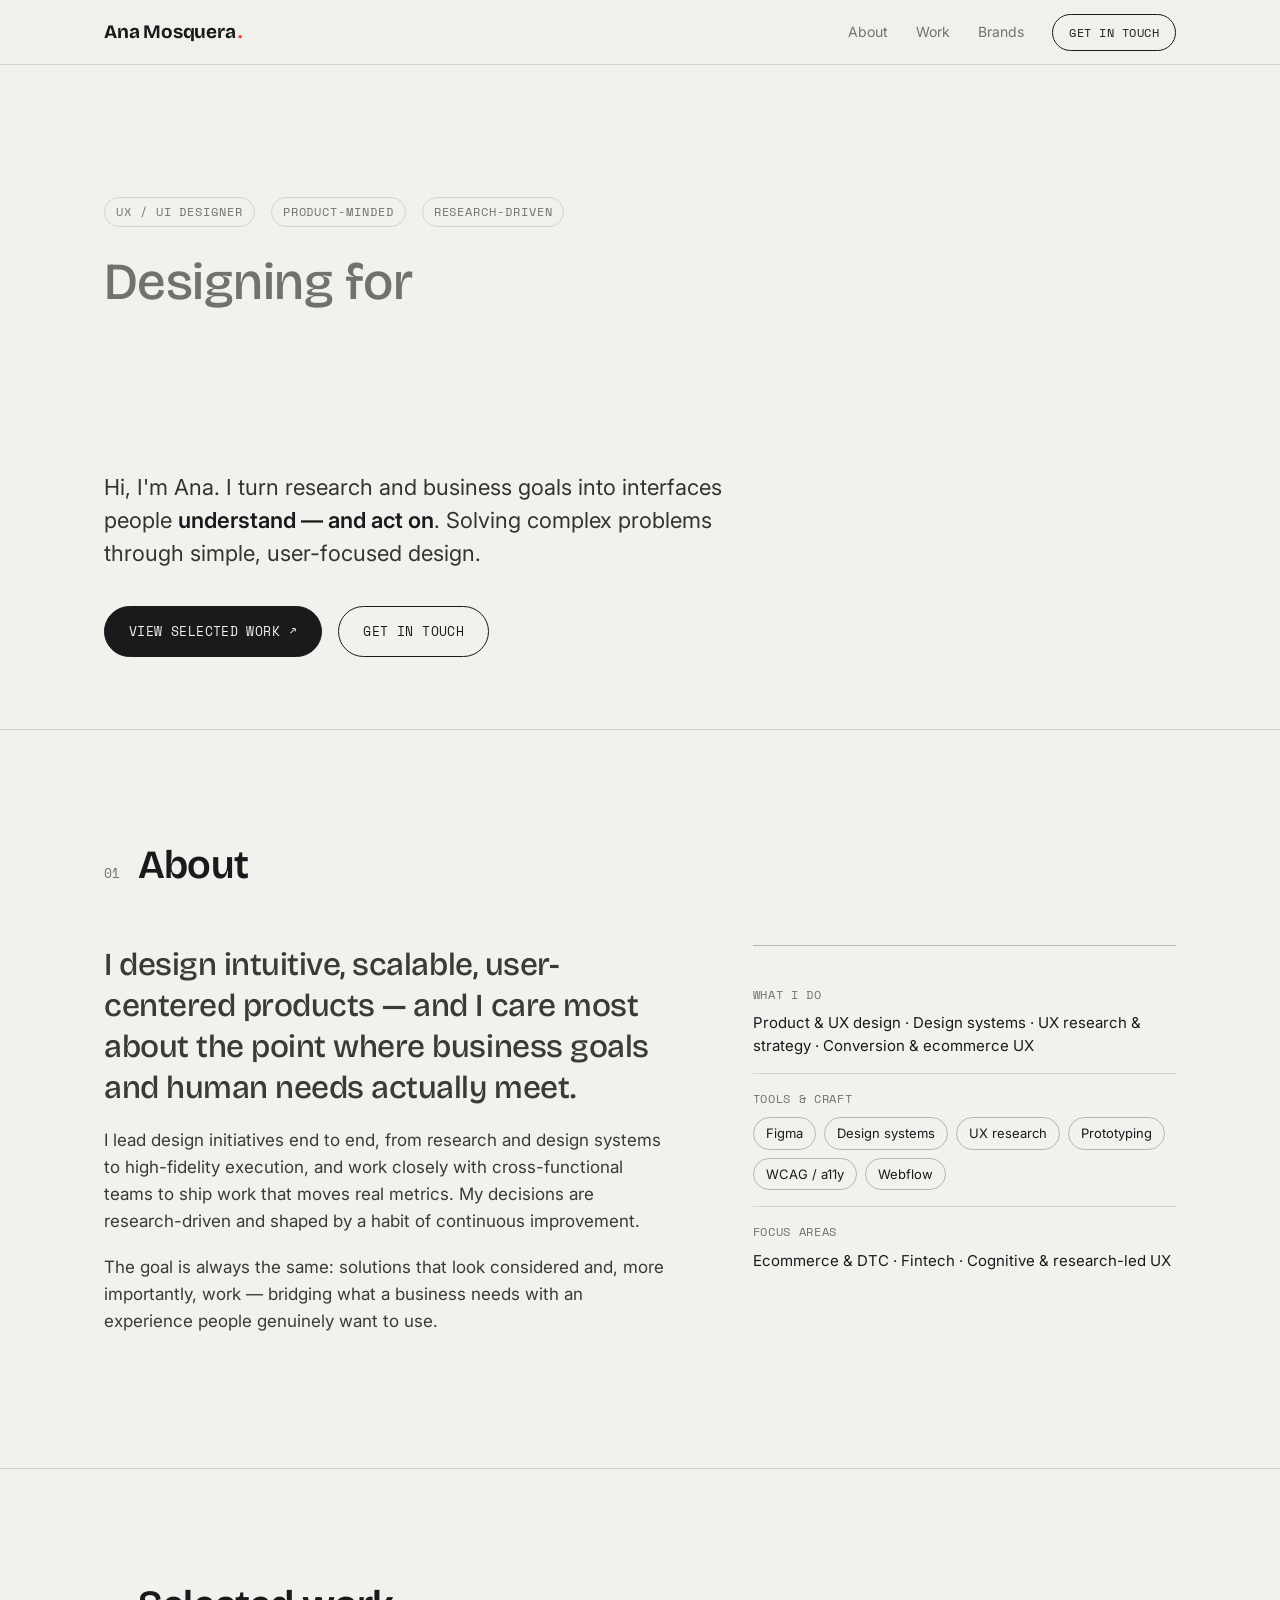
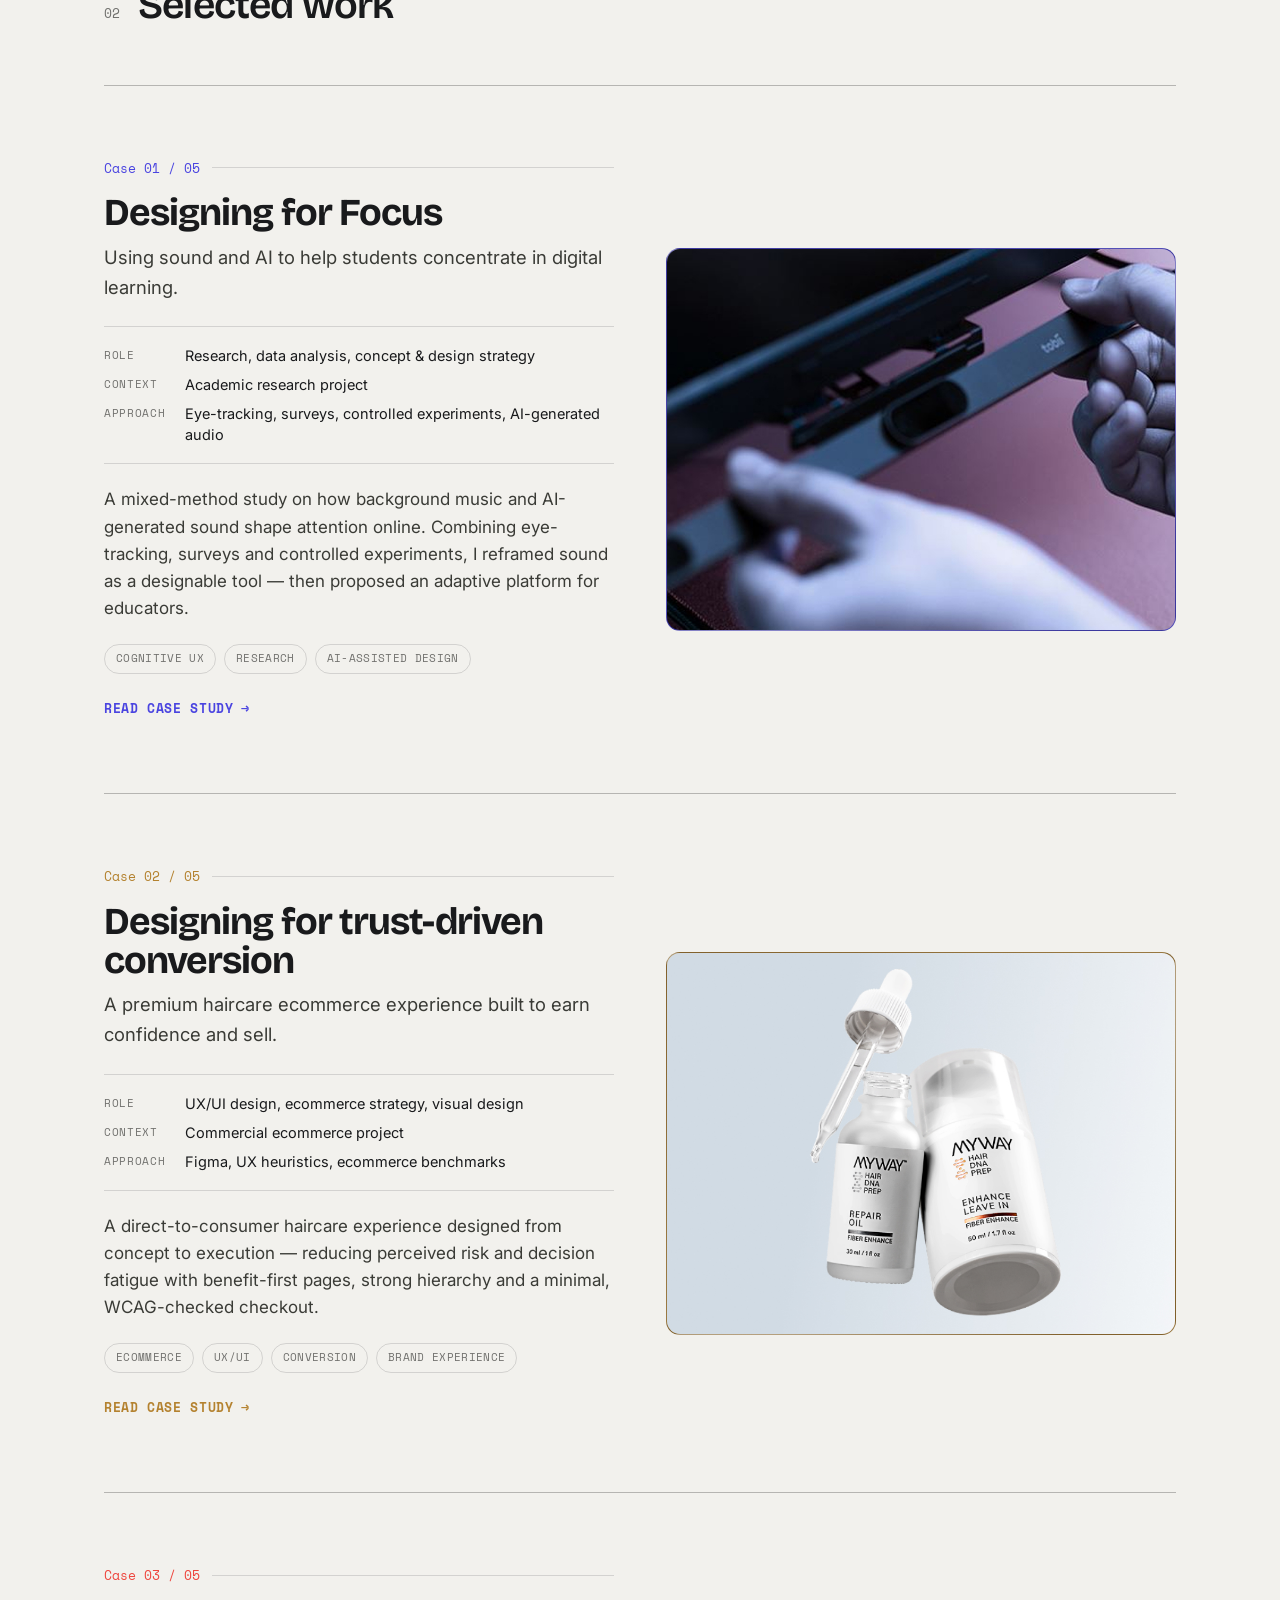
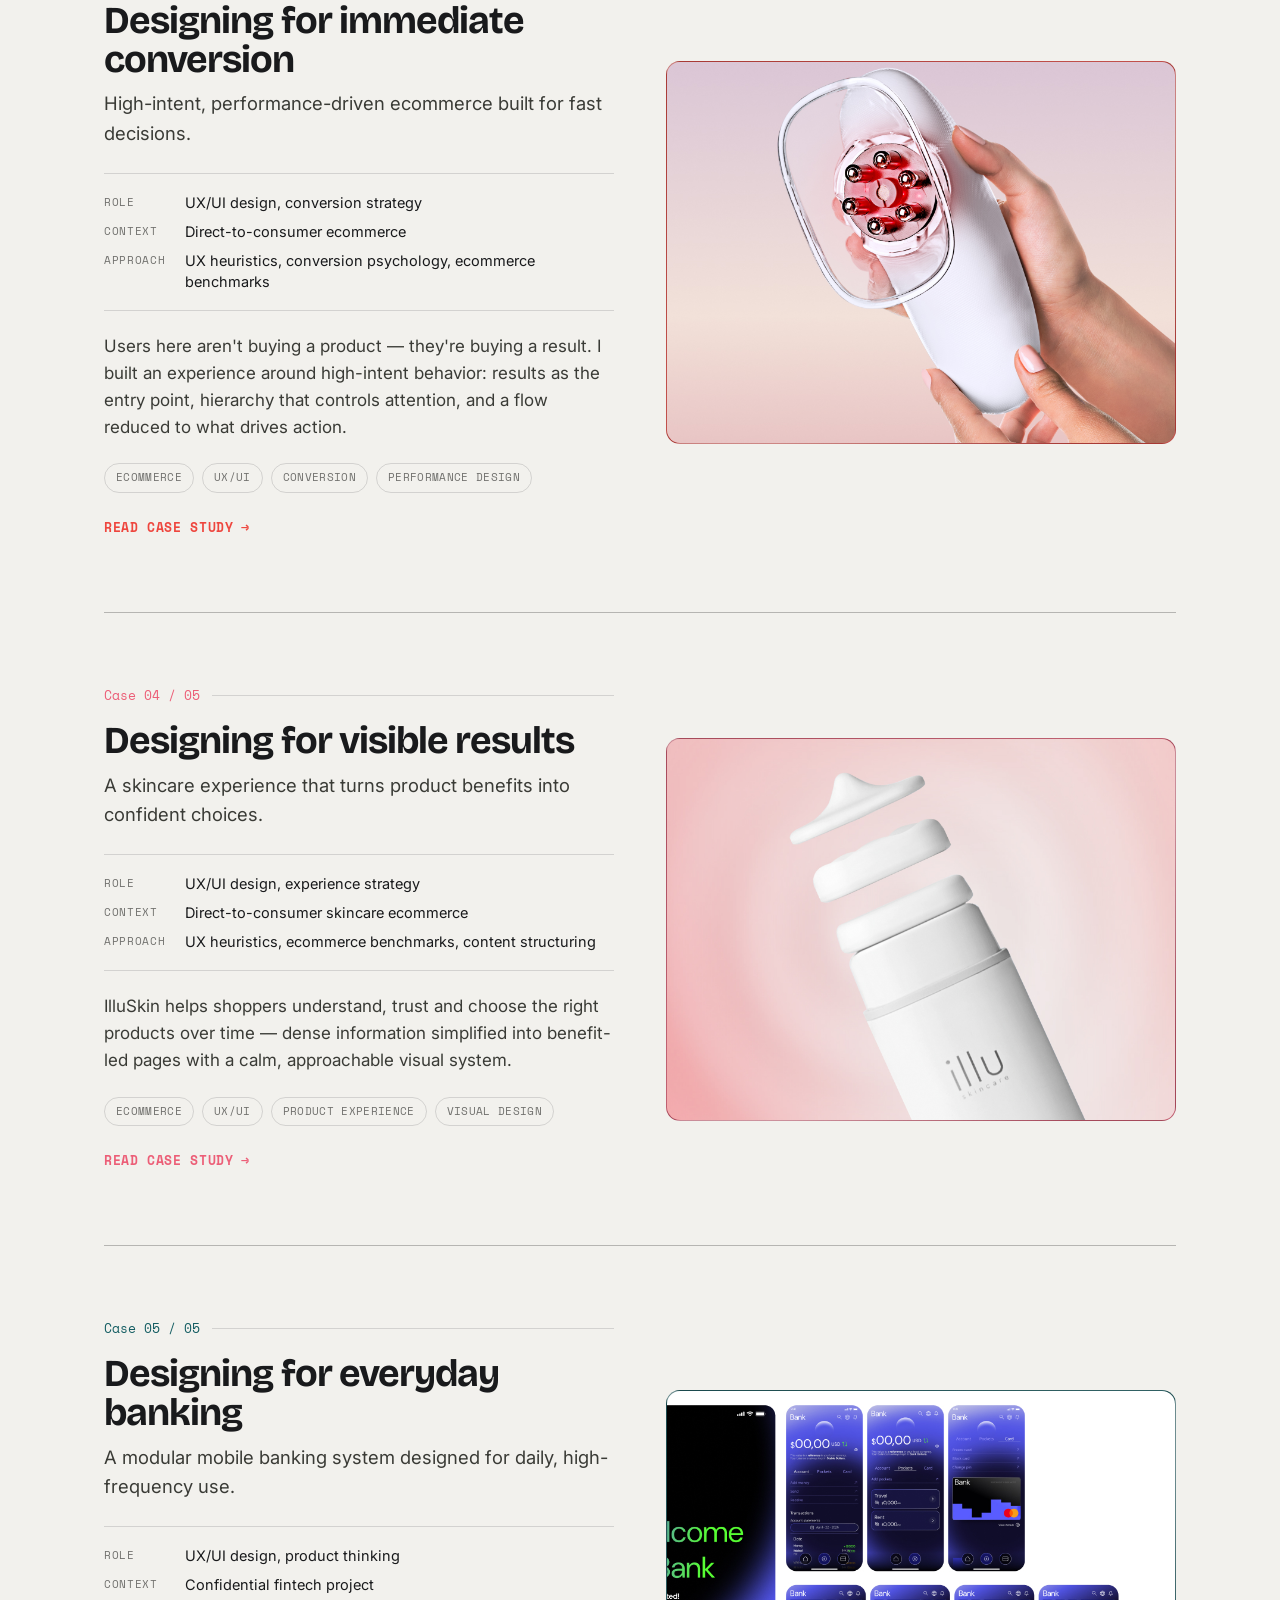
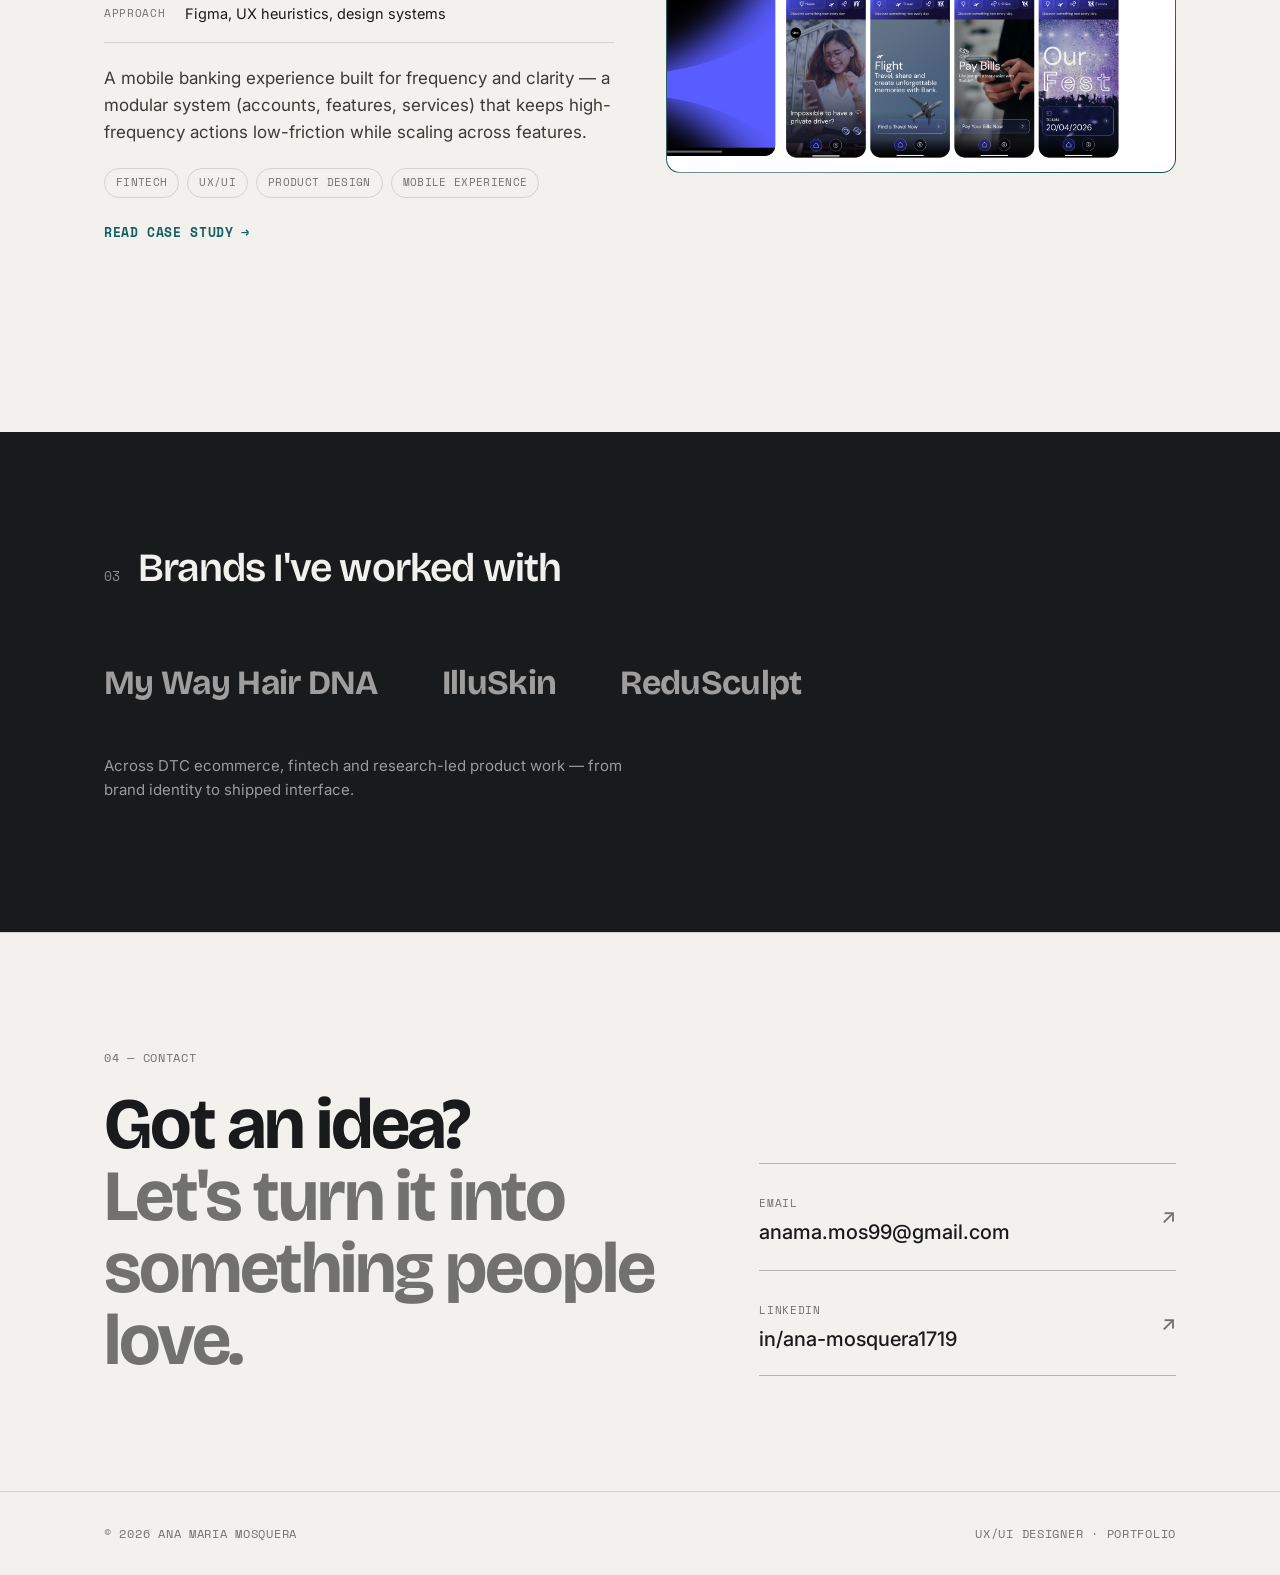
<file: index.html>
<!DOCTYPE html>
<html lang="en">
<head>
<meta charset="UTF-8" />
<meta name="viewport" content="width=device-width, initial-scale=1.0" />
<title>Ana Mosquera — UX/UI Designer</title>
<meta name="description" content="Ana Mosquera is a UX/UI designer turning research and business goals into interfaces people understand and act on. Selected work across ecommerce, fintech and cognitive UX." />
<meta name="author" content="Ana Maria Mosquera" />
<meta property="og:title" content="Ana Mosquera — UX/UI Designer" />
<meta property="og:description" content="Research-driven, product-minded UX/UI design across ecommerce, fintech and cognitive UX." />
<meta property="og:type" content="website" />
<link rel="preconnect" href="https://fonts.googleapis.com" />
<link rel="preconnect" href="https://fonts.gstatic.com" crossorigin />
<link href="https://fonts.googleapis.com/css2?family=Bricolage+Grotesque:opsz,wght@12..96,400;12..96,500;12..96,600;12..96,700;12..96,800&family=Inter:wght@400;500;600&family=Space+Mono:wght@400;700&display=swap" rel="stylesheet" />
<link rel="stylesheet" href="styles.css" />
</head>
<body>
<a class="skip" href="#work">Skip to work</a>

<header class="nav">
  <div class="wrap nav-inner">
    <a class="logo" href="#top">Ana Mosquera<span class="dot">.</span></a>
    <nav aria-label="Primary">
      <ul>
        <li class="hide-sm"><a href="#about">About</a></li>
        <li class="hide-sm"><a href="#work">Work</a></li>
        <li class="hide-sm"><a href="#brands">Brands</a></li>
        <li><a class="nav-cta" href="#contact">Get in touch</a></li>
      </ul>
    </nav>
  </div>
</header>

<main id="top">
  <!-- HERO -->
  <section class="hero" aria-labelledby="hero-title">
    <div class="wrap">
      <div class="eyebrow reveal">
        <span class="chip">UX / UI Designer</span>
        <span class="chip">Product-minded</span>
        <span class="chip">Research-driven</span>
      </div>
      <h1 id="hero-title" class="reveal">
        <span class="for">Designing for</span>
        <span class="rot" id="rotator" aria-live="polite">Focus</span>
      </h1>
      <p class="lede reveal">
        Hi, I'm Ana. I turn research and business goals into interfaces people
        <strong>understand — and act on</strong>. Solving complex problems through simple,
        user-focused design.
      </p>
      <div class="hero-actions reveal">
        <a class="btn primary" href="#work">View selected work <span class="arr">↗</span></a>
        <a class="btn ghost" href="#contact">Get in touch</a>
      </div>
    </div>
  </section>

  <!-- ABOUT -->
  <section id="about" aria-labelledby="about-h">
    <div class="wrap">
      <div class="sec-head reveal"><span class="idx">01</span><h2 id="about-h">About</h2></div>
      <div class="about-grid">
        <div class="about-body reveal">
          <p class="about-lead">I design intuitive, scalable, user-centered products — and I care most about the point where business goals and human needs actually meet.</p>
          <p>I lead design initiatives end to end, from research and design systems to high-fidelity execution, and work closely with cross-functional teams to ship work that moves real metrics. My decisions are research-driven and shaped by a habit of continuous improvement.</p>
          <p>The goal is always the same: solutions that look considered and, more importantly, work — bridging what a business needs with an experience people genuinely want to use.</p>
        </div>
        <aside class="about-side reveal">
          <div class="row"><div class="k">What I do</div><div class="v">Product &amp; UX design · Design systems · UX research &amp; strategy · Conversion &amp; ecommerce UX</div></div>
          <div class="row"><div class="k">Tools &amp; craft</div><div class="tags"><span>Figma</span><span>Design systems</span><span>UX research</span><span>Prototyping</span><span>WCAG / a11y</span><span>Webflow</span></div></div>
          <div class="row"><div class="k">Focus areas</div><div class="v">Ecommerce &amp; DTC · Fintech · Cognitive &amp; research-led UX</div></div>
        </aside>
      </div>
    </div>
  </section>

  <!-- WORK -->
  <section id="work" aria-labelledby="work-h">
    <div class="wrap">
      <div class="sec-head reveal"><span class="idx">02</span><h2 id="work-h">Selected work</h2></div>

      <a class="case-link" href="focus.html">
      <article class="case reveal" style="--a:var(--focus-accent)">
        <div class="canvas">
          <img src="images/focus.jpg" alt="Ana Mosquera — Designing for Focus case study cover" loading="lazy" />
        </div>
        <div class="body">
          <div class="caseidx">Case 01 / 05</div>
          <h3>Designing for Focus</h3>
          <p class="sub">Using sound and AI to help students concentrate in digital learning.</p>
          <dl class="spec">
            <dt>Role</dt><dd>Research, data analysis, concept &amp; design strategy</dd>
            <dt>Context</dt><dd>Academic research project</dd>
            <dt>Approach</dt><dd>Eye-tracking, surveys, controlled experiments, AI-generated audio</dd>
          </dl>
          <p class="summary">A mixed-method study on how background music and AI-generated sound shape attention online. Combining eye-tracking, surveys and controlled experiments, I reframed sound as a designable tool — then proposed an adaptive platform for educators.</p>
          <div class="tags"><span>Cognitive UX</span><span>Research</span><span>AI-assisted design</span></div>
          <span class="readmore">Read case study <span class="arr">→</span></span>
        </div>
      </article>
      </a>

      <a class="case-link" href="hairdna.html">
      <article class="case reveal" style="--a:var(--hair-accent)">
        <div class="canvas">
          <img src="images/hairdna.jpg" alt="My Way Hair DNA ecommerce case study cover" loading="lazy" />
        </div>
        <div class="body">
          <div class="caseidx">Case 02 / 05</div>
          <h3>Designing for trust-driven conversion</h3>
          <p class="sub">A premium haircare ecommerce experience built to earn confidence and sell.</p>
          <dl class="spec">
            <dt>Role</dt><dd>UX/UI design, ecommerce strategy, visual design</dd>
            <dt>Context</dt><dd>Commercial ecommerce project</dd>
            <dt>Approach</dt><dd>Figma, UX heuristics, ecommerce benchmarks</dd>
          </dl>
          <p class="summary">A direct-to-consumer haircare experience designed from concept to execution — reducing perceived risk and decision fatigue with benefit-first pages, strong hierarchy and a minimal, WCAG-checked checkout.</p>
          <div class="tags"><span>Ecommerce</span><span>UX/UI</span><span>Conversion</span><span>Brand experience</span></div>
          <span class="readmore">Read case study <span class="arr">→</span></span>
        </div>
      </article>
      </a>

      <a class="case-link" href="redusculpt.html">
      <article class="case reveal" style="--a:var(--redu-accent)">
        <div class="canvas">
          <img src="images/redusculpt.jpg" alt="ReduSculpt ecommerce case study cover" loading="lazy" />
        </div>
        <div class="body">
          <div class="caseidx">Case 03 / 05</div>
          <h3>Designing for immediate conversion</h3>
          <p class="sub">High-intent, performance-driven ecommerce built for fast decisions.</p>
          <dl class="spec">
            <dt>Role</dt><dd>UX/UI design, conversion strategy</dd>
            <dt>Context</dt><dd>Direct-to-consumer ecommerce</dd>
            <dt>Approach</dt><dd>UX heuristics, conversion psychology, ecommerce benchmarks</dd>
          </dl>
          <p class="summary">Users here aren't buying a product — they're buying a result. I built an experience around high-intent behavior: results as the entry point, hierarchy that controls attention, and a flow reduced to what drives action.</p>
          <div class="tags"><span>Ecommerce</span><span>UX/UI</span><span>Conversion</span><span>Performance design</span></div>
          <span class="readmore">Read case study <span class="arr">→</span></span>
        </div>
      </article>
      </a>

      <a class="case-link" href="illuskin.html">
      <article class="case reveal" style="--a:var(--illu-accent)">
        <div class="canvas">
          <img src="images/illuskin.jpg" alt="IlluSkin skincare ecommerce case study cover" loading="lazy" />
        </div>
        <div class="body">
          <div class="caseidx">Case 04 / 05</div>
          <h3>Designing for visible results</h3>
          <p class="sub">A skincare experience that turns product benefits into confident choices.</p>
          <dl class="spec">
            <dt>Role</dt><dd>UX/UI design, experience strategy</dd>
            <dt>Context</dt><dd>Direct-to-consumer skincare ecommerce</dd>
            <dt>Approach</dt><dd>UX heuristics, ecommerce benchmarks, content structuring</dd>
          </dl>
          <p class="summary">IlluSkin helps shoppers understand, trust and choose the right products over time — dense information simplified into benefit-led pages with a calm, approachable visual system.</p>
          <div class="tags"><span>Ecommerce</span><span>UX/UI</span><span>Product experience</span><span>Visual design</span></div>
          <span class="readmore">Read case study <span class="arr">→</span></span>
        </div>
      </article>
      </a>

      <a class="case-link" href="banking.html">
      <article class="case reveal" style="--a:var(--bank-accent)">
        <div class="canvas">
          <img src="images/banking.jpg" alt="Everyday banking fintech app case study cover" loading="lazy" />
        </div>
        <div class="body">
          <div class="caseidx">Case 05 / 05</div>
          <h3>Designing for everyday banking</h3>
          <p class="sub">A modular mobile banking system designed for daily, high-frequency use.</p>
          <dl class="spec">
            <dt>Role</dt><dd>UX/UI design, product thinking</dd>
            <dt>Context</dt><dd>Confidential fintech project</dd>
            <dt>Approach</dt><dd>Figma, UX heuristics, design systems</dd>
          </dl>
          <p class="summary">A mobile banking experience built for frequency and clarity — a modular system (accounts, features, services) that keeps high-frequency actions low-friction while scaling across features.</p>
          <div class="tags"><span>Fintech</span><span>UX/UI</span><span>Product design</span><span>Mobile experience</span></div>
          <span class="readmore">Read case study <span class="arr">→</span></span>
        </div>
      </article>
      </a>

    </div>
  </section>

  <!-- BRANDS -->
  <section id="brands" aria-labelledby="brands-h">
    <div class="wrap">
      <div class="sec-head reveal"><span class="idx">03</span><h2 id="brands-h">Brands I've worked with</h2></div>
      <div class="brandline reveal">
        <span class="bm">My Way Hair DNA</span>
        <span class="bm">IlluSkin</span>
        <span class="bm">ReduSculpt</span>
      </div>
      <p class="foot reveal">Across DTC ecommerce, fintech and research-led product work — from brand identity to shipped interface.</p>
    </div>
  </section>

  <!-- CONTACT -->
  <section id="contact" aria-labelledby="contact-h">
    <div class="wrap">
      <div class="contact-grid">
        <div class="reveal">
          <div class="mono" style="margin-bottom:20px;">04 — Contact</div>
          <h2 id="contact-h">Got an idea?<br><span>Let's turn it into something people love.</span></h2>
        </div>
        <div class="contact-links reveal">
          <a href="mailto:anama.mos99@gmail.com"><span><span class="m">Email</span><br>anama.mos99@gmail.com</span><span class="arr">↗</span></a>
          <a href="https://www.linkedin.com/in/ana-mosquera1719/" target="_blank" rel="noopener"><span><span class="m">LinkedIn</span><br>in/ana-mosquera1719</span><span class="arr">↗</span></a>
        </div>
      </div>
    </div>
  </section>
</main>

<footer class="foot">
  <div class="wrap foot-inner">
    <p class="mono">© <span id="yr"></span> Ana Maria Mosquera</p>
    <p class="mono">UX/UI Designer · Portfolio</p>
  </div>
</footer>

<script>
  document.getElementById('yr').textContent = new Date().getFullYear();
  (function(){
    var words=[{t:'Focus',c:'var(--focus-accent)'},{t:'trust',c:'var(--hair-accent)'},{t:'conversion',c:'var(--redu-accent)'},{t:'visible results',c:'var(--illu-accent)'},{t:'everyday banking',c:'var(--bank-accent)'}];
    var el=document.getElementById('rotator');
    if(window.matchMedia('(prefers-reduced-motion: reduce)').matches){return;}
    var i=0;
    function tick(){i=(i+1)%words.length;el.style.opacity=0;el.style.transition='opacity .28s ease';setTimeout(function(){el.textContent=words[i].t;el.style.setProperty('--rot',words[i].c);el.style.opacity=1;},280);}
    el.style.setProperty('--rot',words[0].c);
    setInterval(tick,2400);
  })();
  (function(){
    var els=document.querySelectorAll('.reveal');
    if(!('IntersectionObserver' in window)){els.forEach(function(e){e.classList.add('in');});return;}
    var io=new IntersectionObserver(function(en){en.forEach(function(e){if(e.isIntersecting){e.target.classList.add('in');io.unobserve(e.target);}});},{threshold:.12,rootMargin:'0px 0px -8% 0px'});
    els.forEach(function(e){io.observe(e);});
  })();
</script>
</body>
</html>
</file>
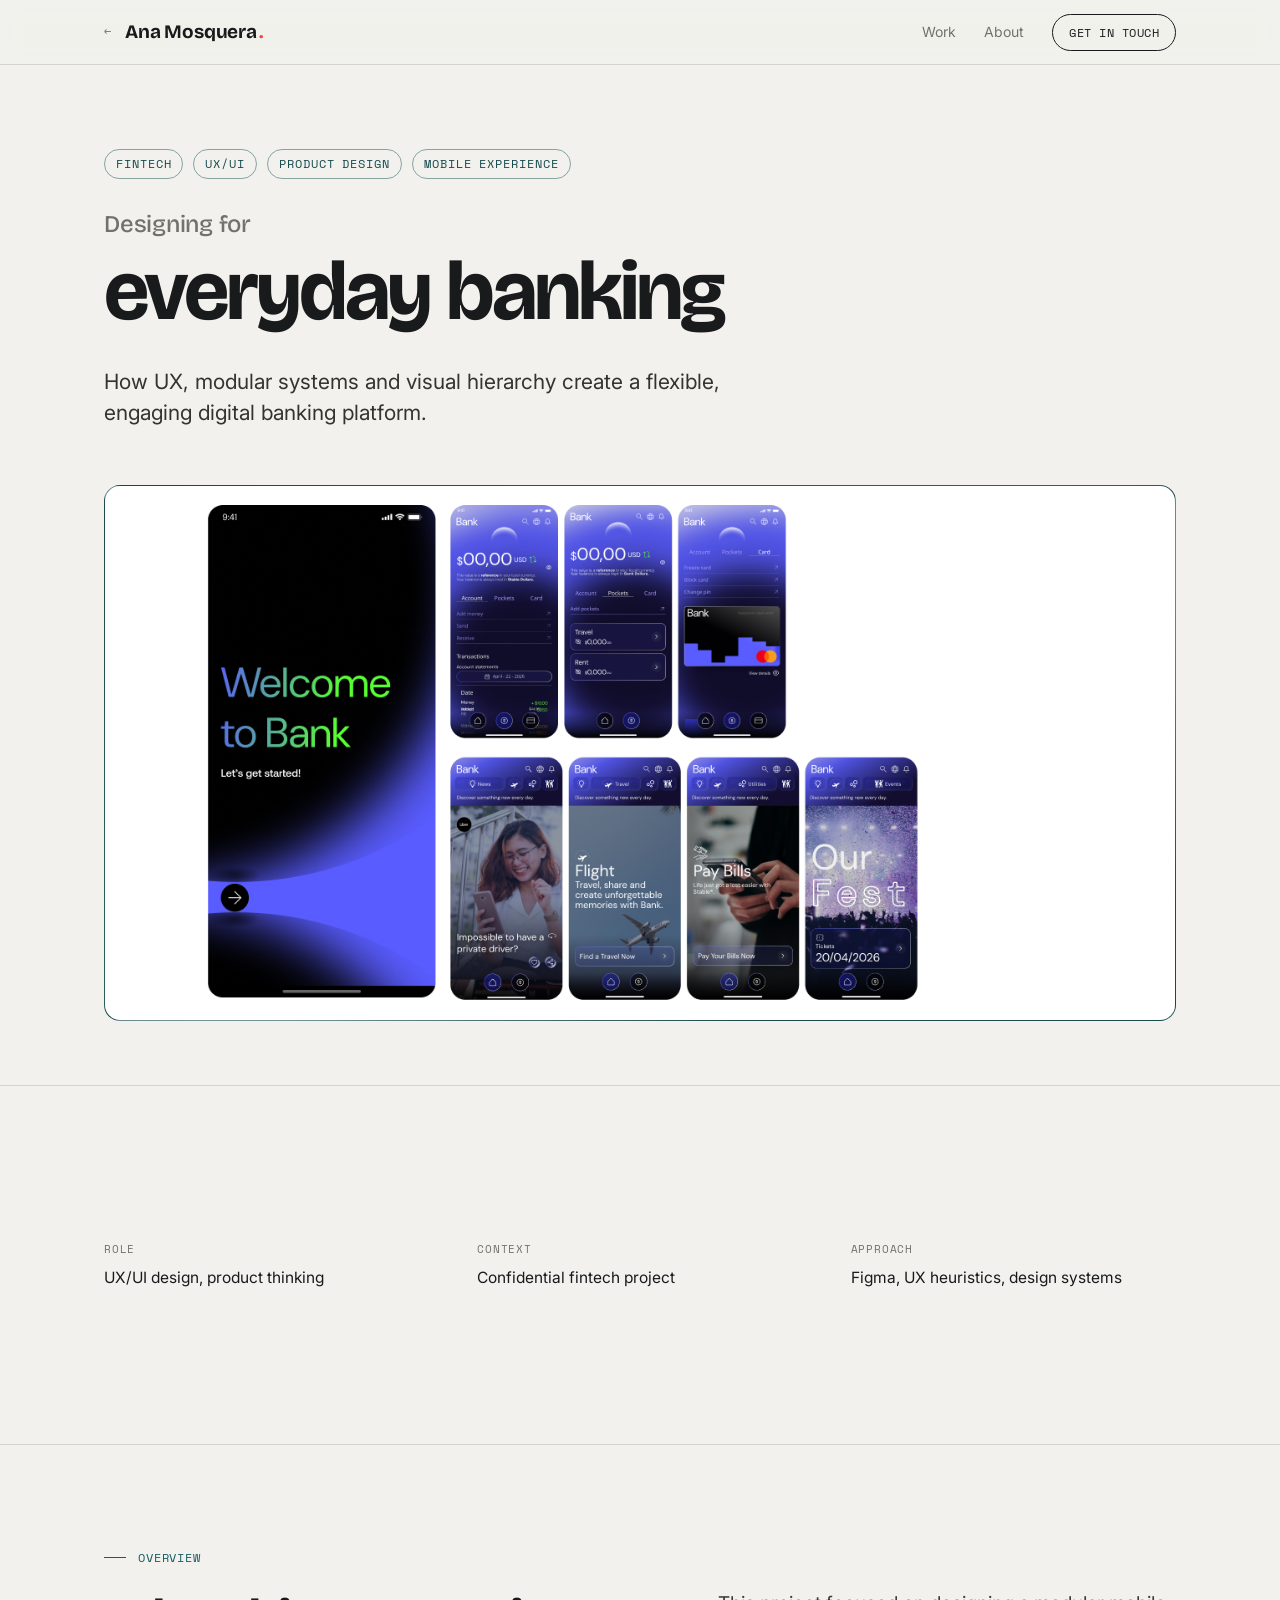
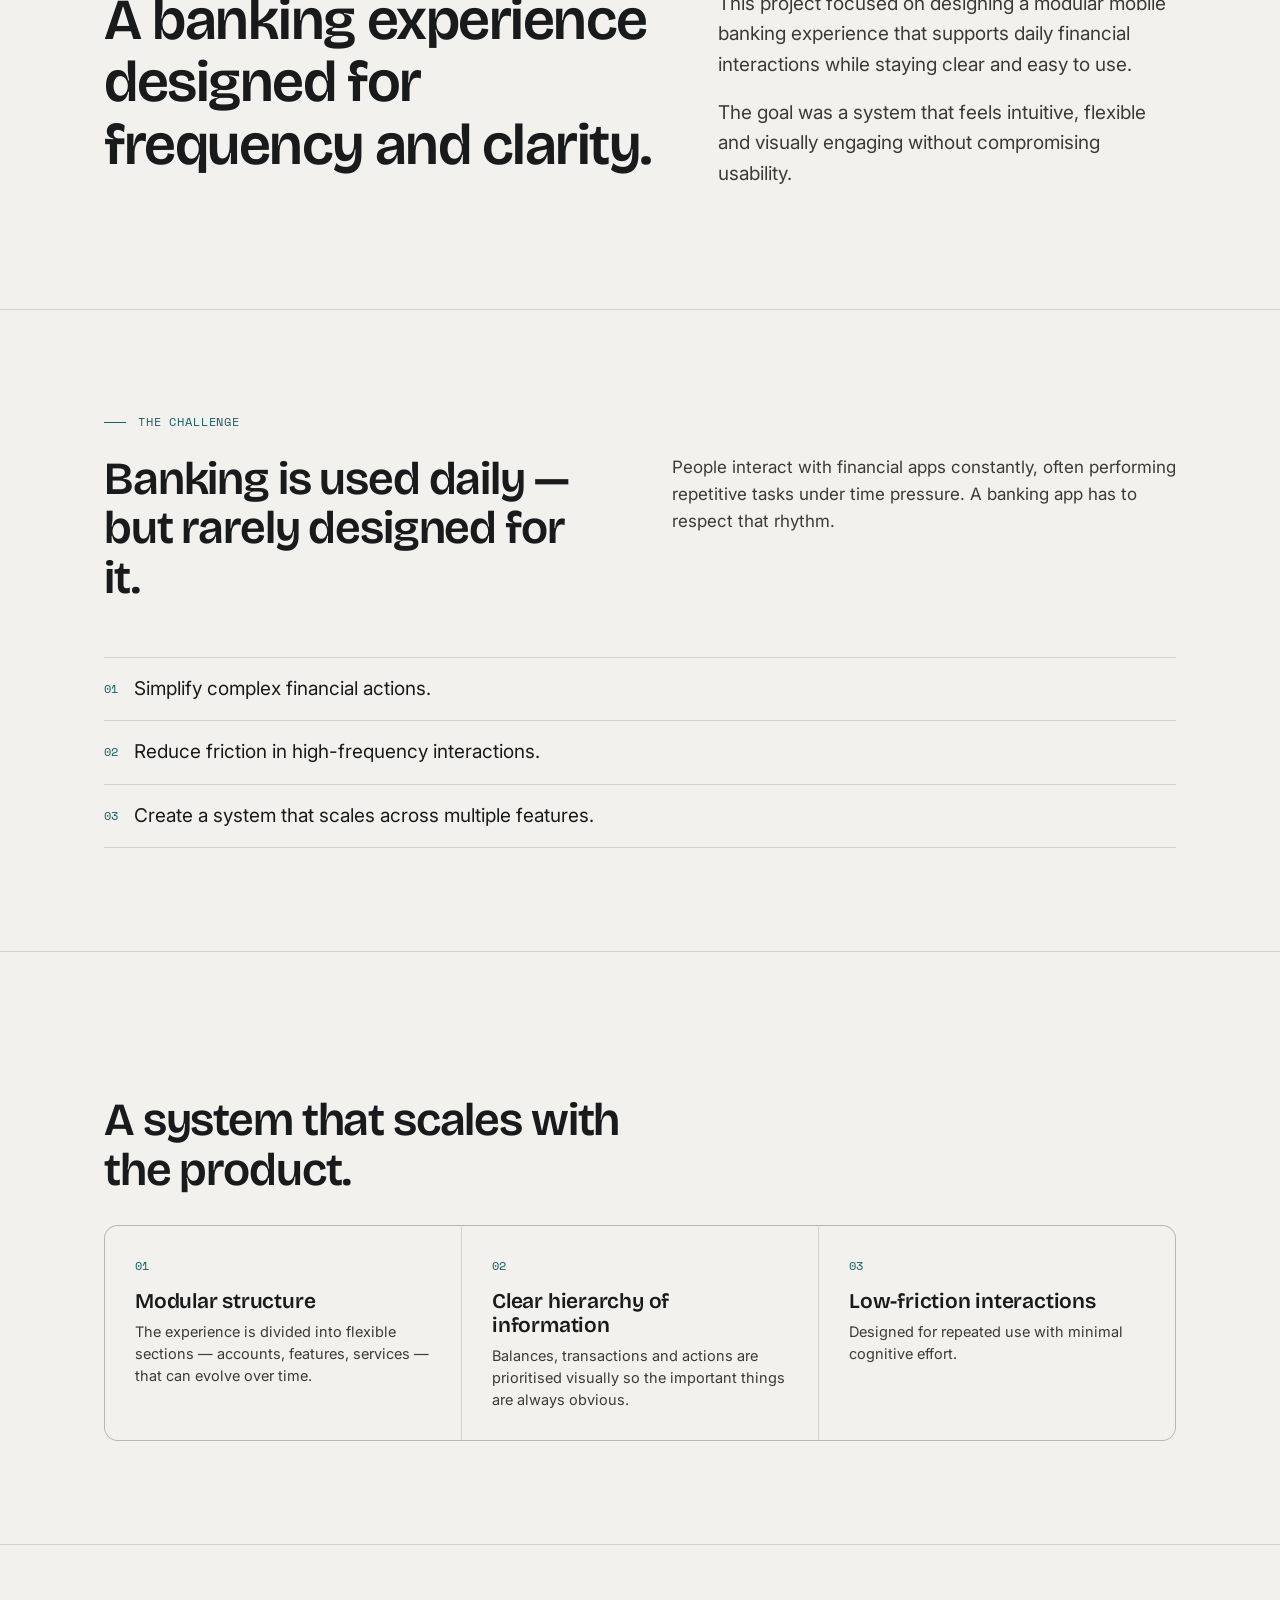
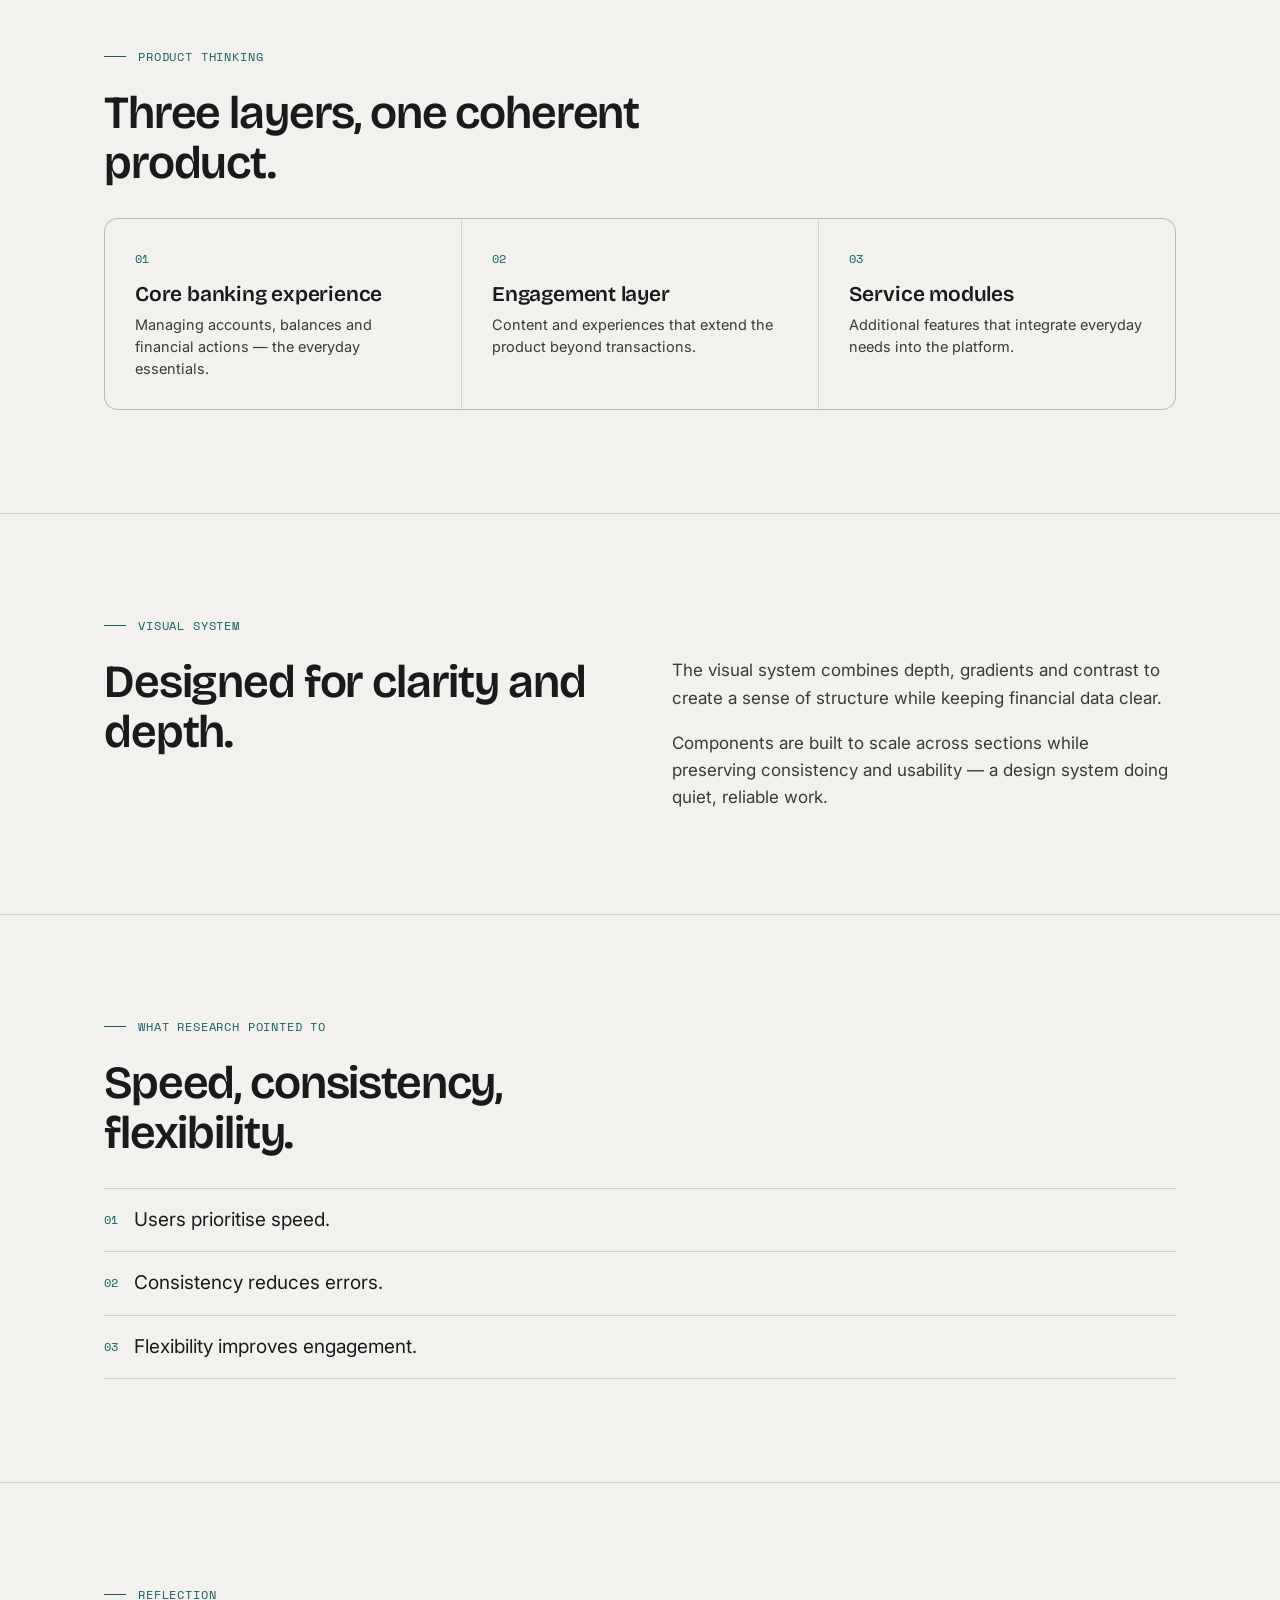
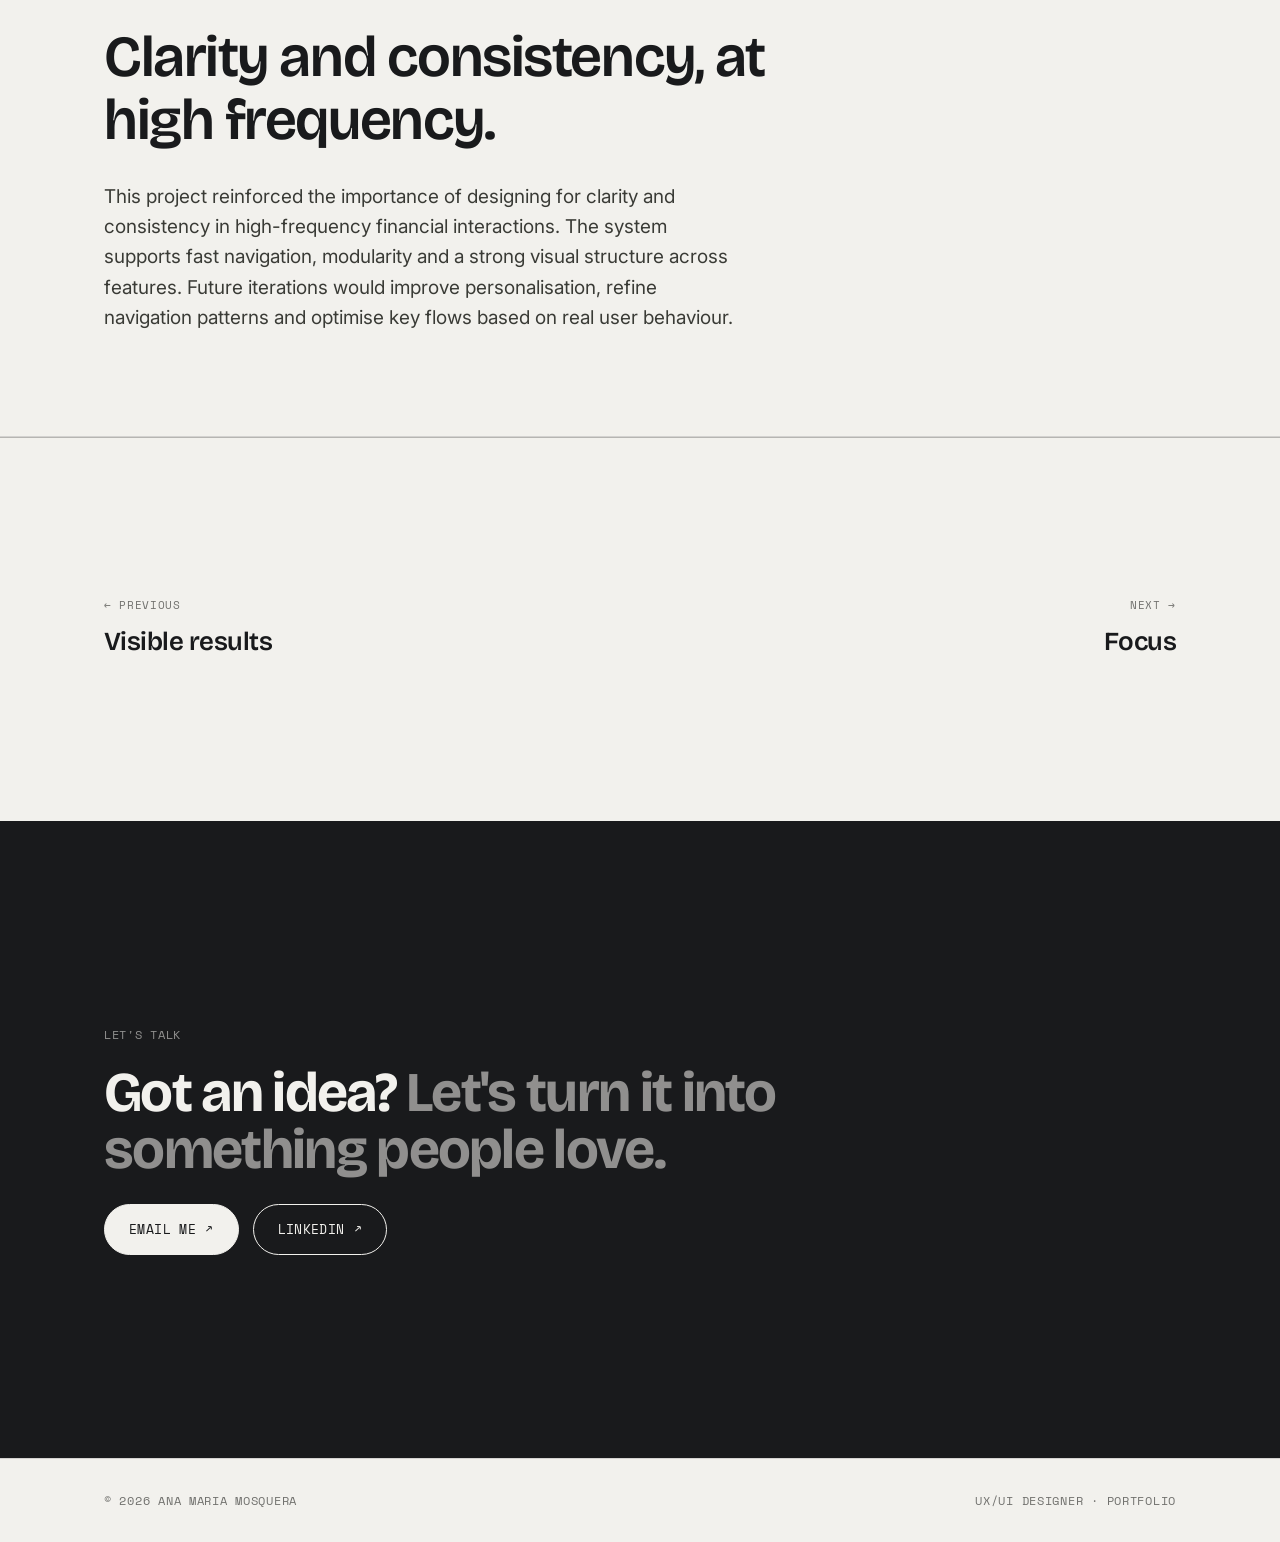
<file: banking.html>
<!DOCTYPE html><html lang="en"><head>
<meta charset="UTF-8" /><meta name="viewport" content="width=device-width, initial-scale=1.0" />
<title>Everyday banking — Designing for daily use — Ana Mosquera</title>
<meta name="description" content="How UX, modular systems and visual hierarchy create a flexible, engaging digital banking platform." />
<link rel="preconnect" href="https://fonts.googleapis.com" /><link rel="preconnect" href="https://fonts.gstatic.com" crossorigin /><link href="https://fonts.googleapis.com/css2?family=Bricolage+Grotesque:opsz,wght@12..96,400;12..96,500;12..96,600;12..96,700;12..96,800&family=Inter:wght@400;500;600&family=Space+Mono:wght@400;700&display=swap" rel="stylesheet" />
<link rel="stylesheet" href="styles.css" />
</head>
<body data-accent="banking" style="--a:var(--bank-accent)">
<a class="skip" href="#main">Skip to content</a>
<main id="main"><header class="nav"><div class="wrap nav-inner">
    <a class="logo" href="index.html"><span class="back">&larr;&nbsp;</span>Ana Mosquera<span class="dot">.</span></a>
    <nav aria-label="Primary"><ul>
      <li class="hide-sm"><a href="index.html#work">Work</a></li>
      <li class="hide-sm"><a href="index.html#about">About</a></li>
      <li><a class="nav-cta" href="index.html#contact">Get in touch</a></li>
    </ul></nav>
  </div></header><section class="cs-hero"><div class="wrap">
      <div class="cs-eyebrow reveal"><span class="chip">Fintech</span><span class="chip">UX/UI</span><span class="chip">Product design</span><span class="chip">Mobile experience</span></div>
      <p class="for reveal">Designing for</p>
      <h1 class="reveal">everyday banking</h1>
      <p class="cs-sub reveal">How UX, modular systems and visual hierarchy create a flexible, engaging digital banking platform.</p>
      <div class="cs-cover reveal"><img src="images/banking.jpg" alt="Everyday banking — fintech mobile app" />
      </div>
    </div></section><section class="cs-meta"><div class="wrap"><div class="m"><div class="k">Role</div><div class="v">UX/UI design, product thinking</div></div><div class="m"><div class="k">Context</div><div class="v">Confidential fintech project</div></div><div class="m"><div class="k">Approach</div><div class="v">Figma, UX heuristics, design systems</div></div></div></section><section class="cs-sec"><div class="wrap">
      <div class="cs-label reveal">Overview</div>
      <div class="cs-grid narrow">
        <h2 class="stmt lg reveal">A banking experience designed for frequency and clarity.</h2>
        <div class="reveal"><div class="prose big"><p>This project focused on designing a modular mobile banking experience that supports daily financial interactions while staying clear and easy to use.</p><p>The goal was a system that feels intuitive, flexible and visually engaging without compromising usability.</p></div></div>
      </div></div></section><section class="cs-sec"><div class="wrap">
      <div class="cs-label reveal">The challenge</div>
      <div class="cs-grid">
        <h2 class="stmt reveal">Banking is used daily — but rarely designed for it.</h2>
        <div class="reveal"><div class="prose"><p>People interact with financial apps constantly, often performing repetitive tasks under time pressure. A banking app has to respect that rhythm.</p></div></div>
      </div><ul class="insights reveal" style="margin-top:24px"><li><span class="b">01</span><span>Simplify complex financial actions.</span></li><li><span class="b">02</span><span>Reduce friction in high-frequency interactions.</span></li><li><span class="b">03</span><span>Create a system that scales across multiple features.</span></li></ul></div></section><section class="cs-sec"><div class="wrap"><div class="cs-label reveal">Design choices, guided by product principles</div><h2 class="stmt reveal">A system that scales with the product.</h2><div class="cards reveal"><div class="card"><div class="n">01</div><h4>Modular structure</h4><p>The experience is divided into flexible sections — accounts, features, services — that can evolve over time.</p></div><div class="card"><div class="n">02</div><h4>Clear hierarchy of information</h4><p>Balances, transactions and actions are prioritised visually so the important things are always obvious.</p></div><div class="card"><div class="n">03</div><h4>Low-friction interactions</h4><p>Designed for repeated use with minimal cognitive effort.</p></div></div></div></section><section class="cs-sec"><div class="wrap"><div class="cs-label reveal">Product thinking</div><h2 class="stmt reveal">Three layers, one coherent product.</h2><div class="cards reveal"><div class="card"><div class="n">01</div><h4>Core banking experience</h4><p>Managing accounts, balances and financial actions — the everyday essentials.</p></div><div class="card"><div class="n">02</div><h4>Engagement layer</h4><p>Content and experiences that extend the product beyond transactions.</p></div><div class="card"><div class="n">03</div><h4>Service modules</h4><p>Additional features that integrate everyday needs into the platform.</p></div></div></div></section><section class="cs-sec"><div class="wrap">
      <div class="cs-label reveal">Visual system</div>
      <div class="cs-grid">
        <h2 class="stmt reveal">Designed for clarity and depth.</h2>
        <div class="reveal"><div class="prose"><p>The visual system combines depth, gradients and contrast to create a sense of structure while keeping financial data clear.</p><p>Components are built to scale across sections while preserving consistency and usability — a design system doing quiet, reliable work.</p></div></div>
      </div></div></section><section class="cs-sec"><div class="wrap"><div class="cs-label reveal">What research pointed to</div><h2 class="stmt reveal">Speed, consistency, flexibility.</h2><ul class="insights reveal"><li><span class="b">01</span><span>Users prioritise speed.</span></li><li><span class="b">02</span><span>Consistency reduces errors.</span></li><li><span class="b">03</span><span>Flexibility improves engagement.</span></li></ul></div></section><section class="cs-sec"><div class="wrap">
      <div class="cs-label reveal">Reflection</div>
      <h2 class="stmt lg reveal">Clarity and consistency, at high frequency.</h2>
      <div class="reveal" style="max-width:62ch"><div class="prose big"><p>This project reinforced the importance of designing for clarity and consistency in high-frequency financial interactions. The system supports fast navigation, modularity and a strong visual structure across features. Future iterations would improve personalisation, refine navigation patterns and optimise key flows based on real user behaviour.</p></div></div>
    </div></section><section class="pager"><div class="wrap">
      <a class="prev" href="illuskin.html"><span class="k">&larr; Previous</span><span class="t">Visible results</span></a>
      <a class="next" href="focus.html"><span class="k">Next &rarr;</span><span class="t">Focus</span></a>
    </div></section><section class="cs-cta"><div class="wrap">
      <div class="mono" style="margin-bottom:20px;color:rgba(242,241,237,.55)">Let's talk</div>
      <h2>Got an idea? <span>Let's turn it into something people love.</span></h2>
      <div class="actions">
        <a class="btn primary" href="mailto:anama.mos99@gmail.com">Email me <span class="arr">&#8599;</span></a>
        <a class="btn" href="https://www.linkedin.com/in/ana-mosquera1719/" target="_blank" rel="noopener">LinkedIn <span class="arr">&#8599;</span></a>
      </div>
    </div></section><footer class="foot"><div class="wrap foot-inner">
      <p class="mono">&copy; <span id="yr"></span> Ana Maria Mosquera</p>
      <p class="mono">UX/UI Designer &middot; Portfolio</p>
    </div></footer>
    <script>
      document.getElementById('yr').textContent=new Date().getFullYear();
      (function(){var els=document.querySelectorAll('.reveal');
       if(!('IntersectionObserver' in window)){els.forEach(function(e){e.classList.add('in');});return;}
       var io=new IntersectionObserver(function(en){en.forEach(function(e){if(e.isIntersecting){e.target.classList.add('in');io.unobserve(e.target);}});},{threshold:.1,rootMargin:'0px 0px -6% 0px'});
       els.forEach(function(e){io.observe(e);});})();
    </script></main>
</body></html>
</file>
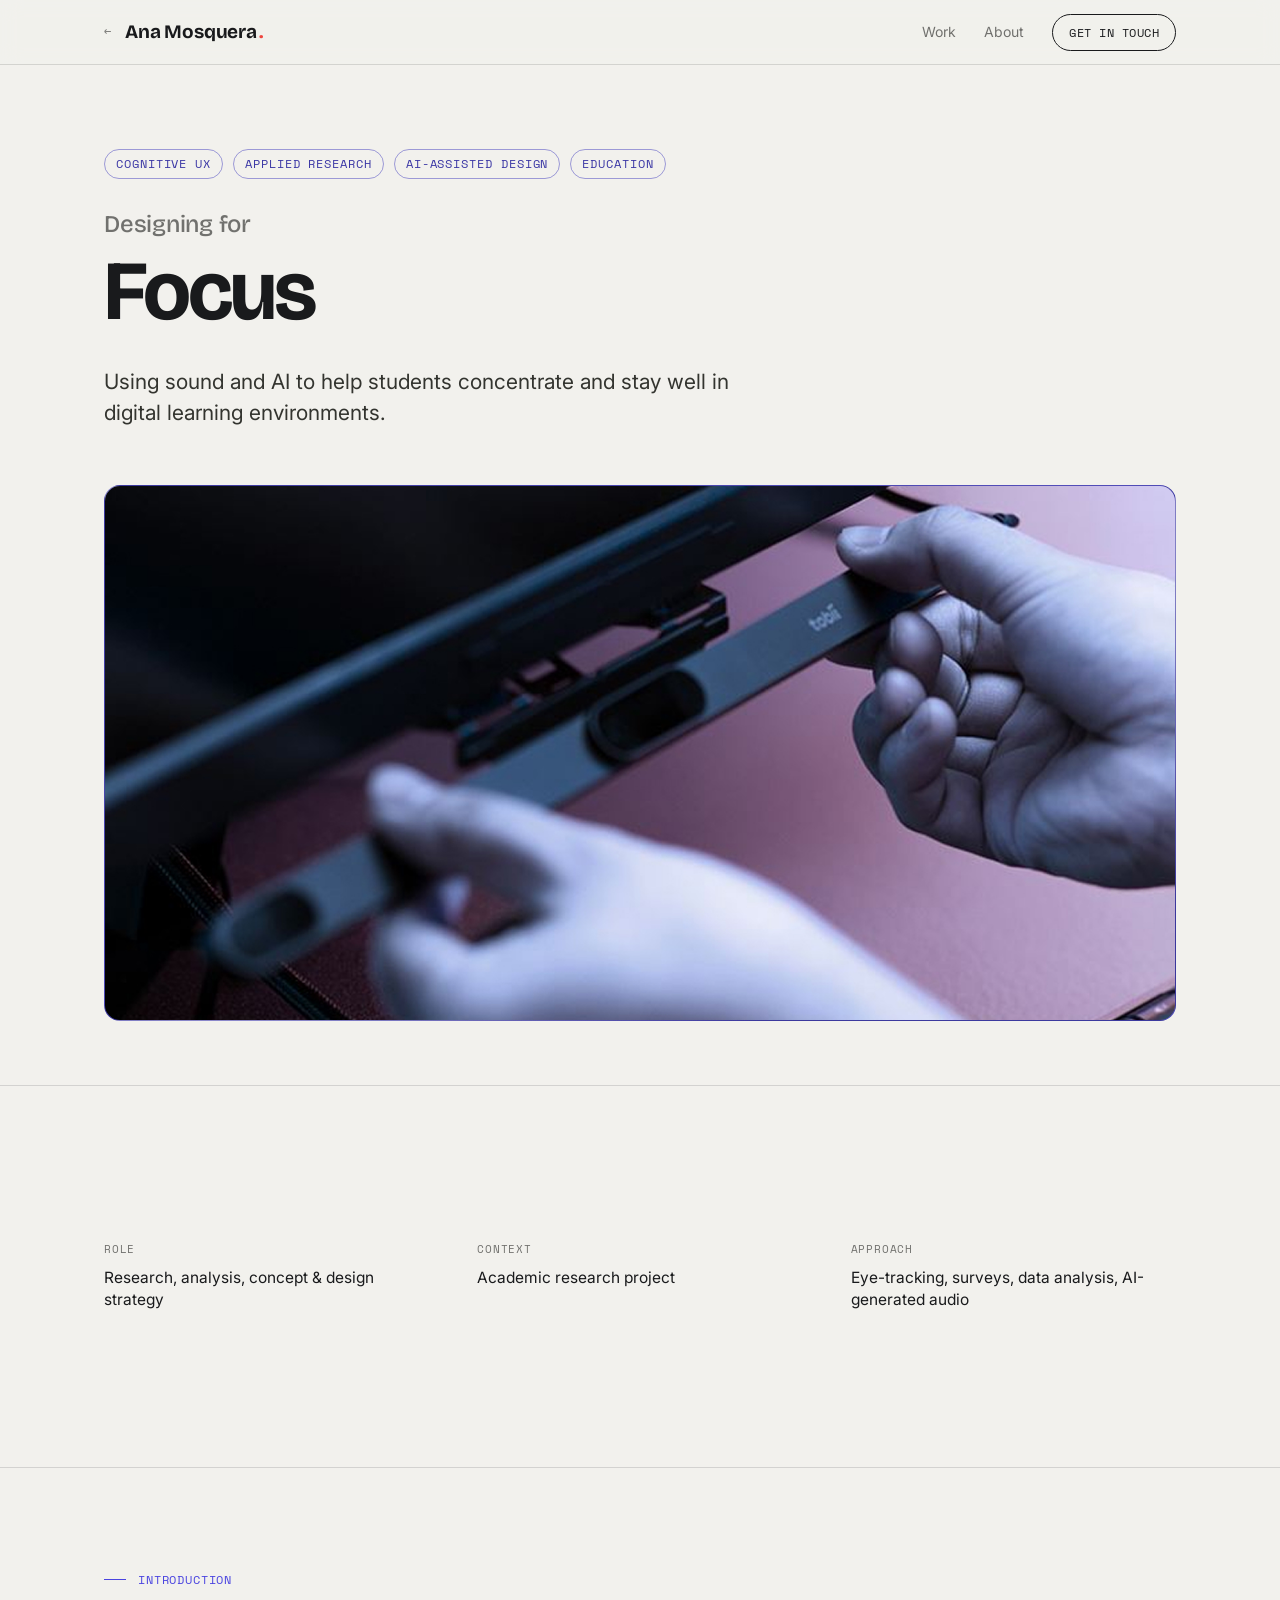
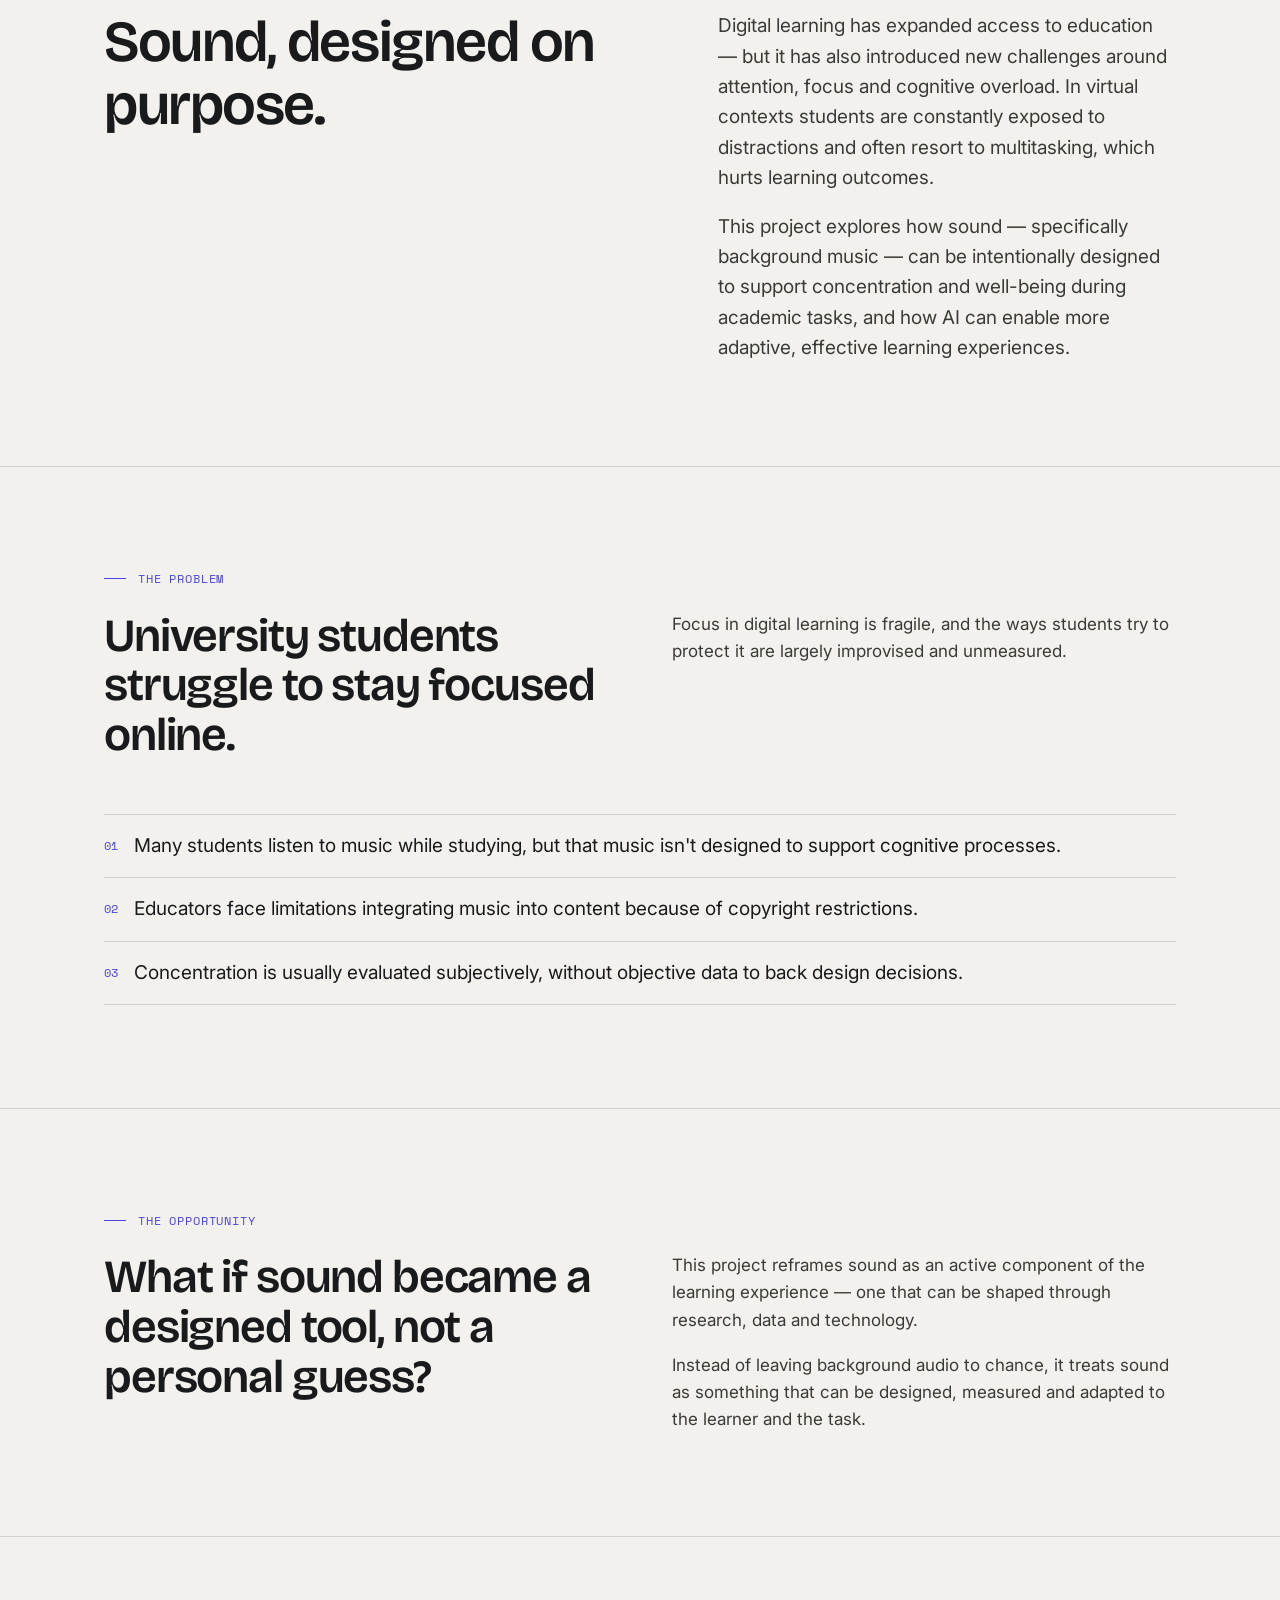
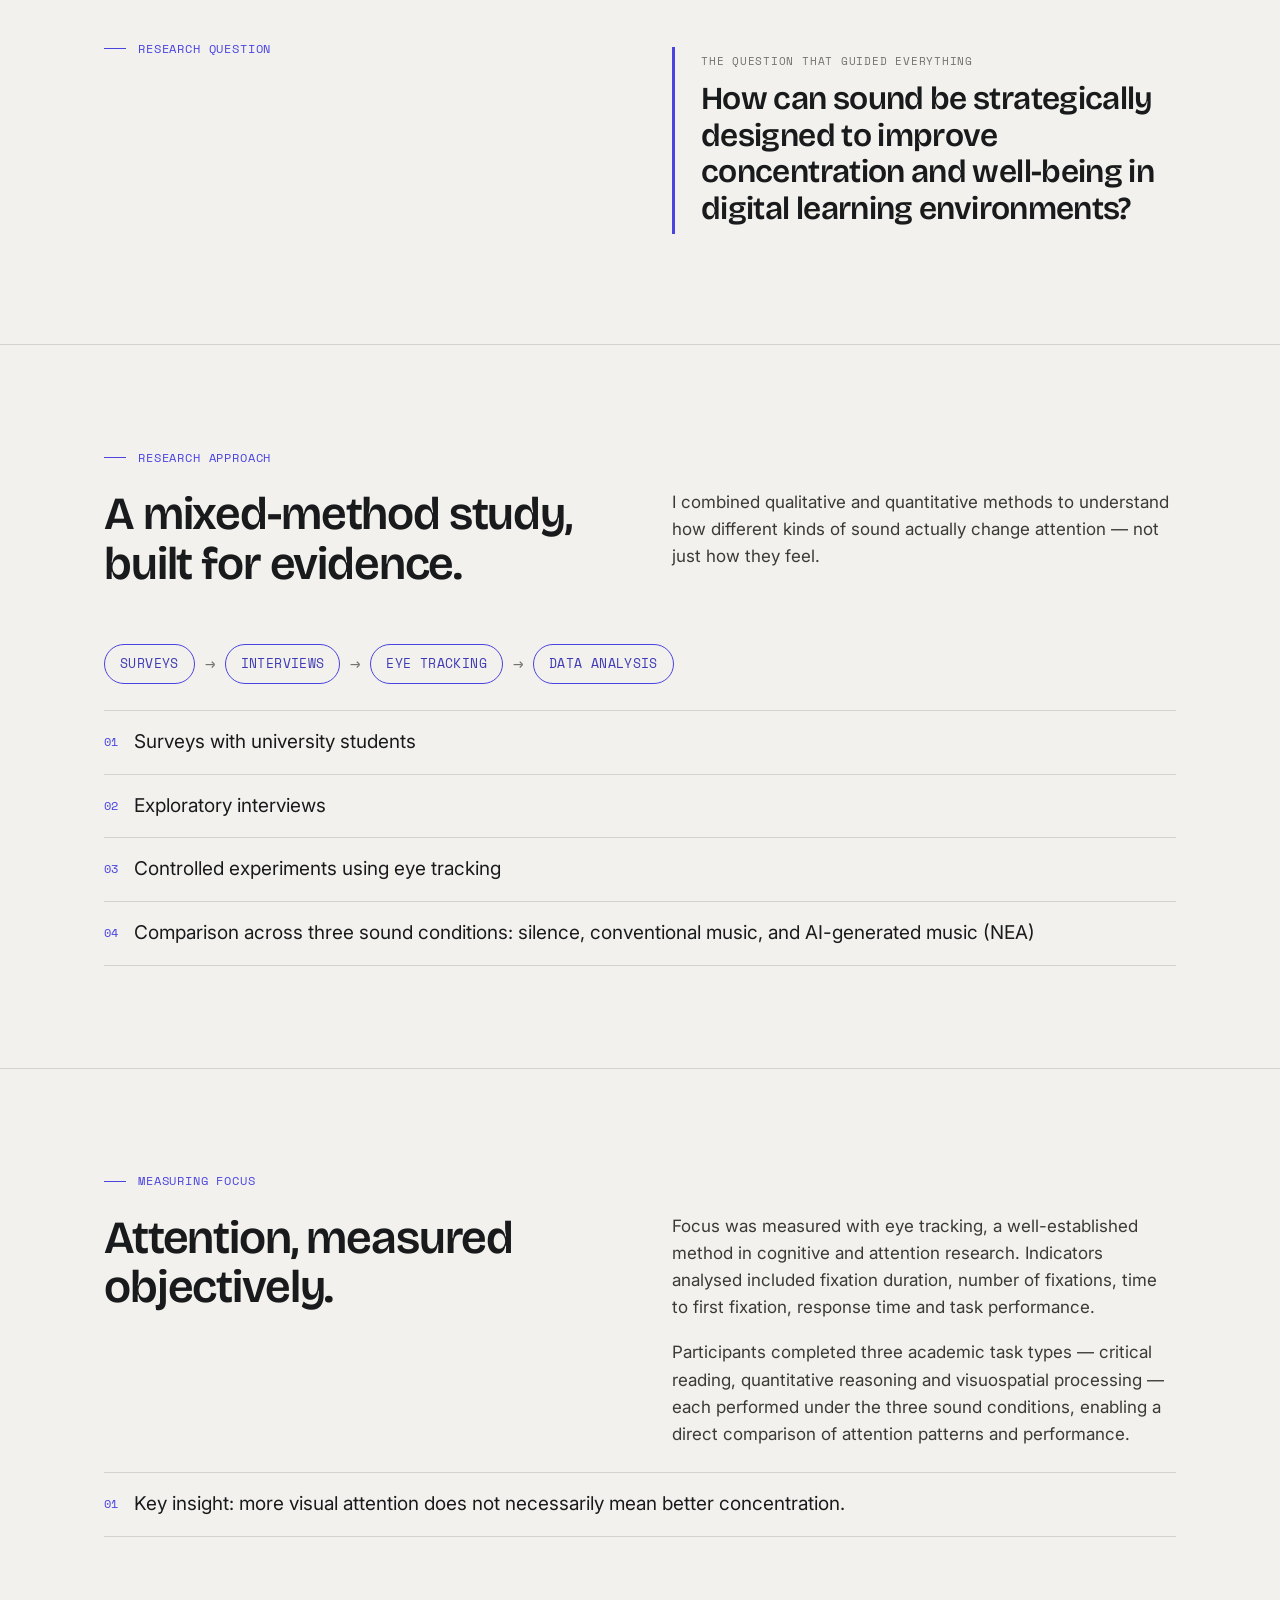
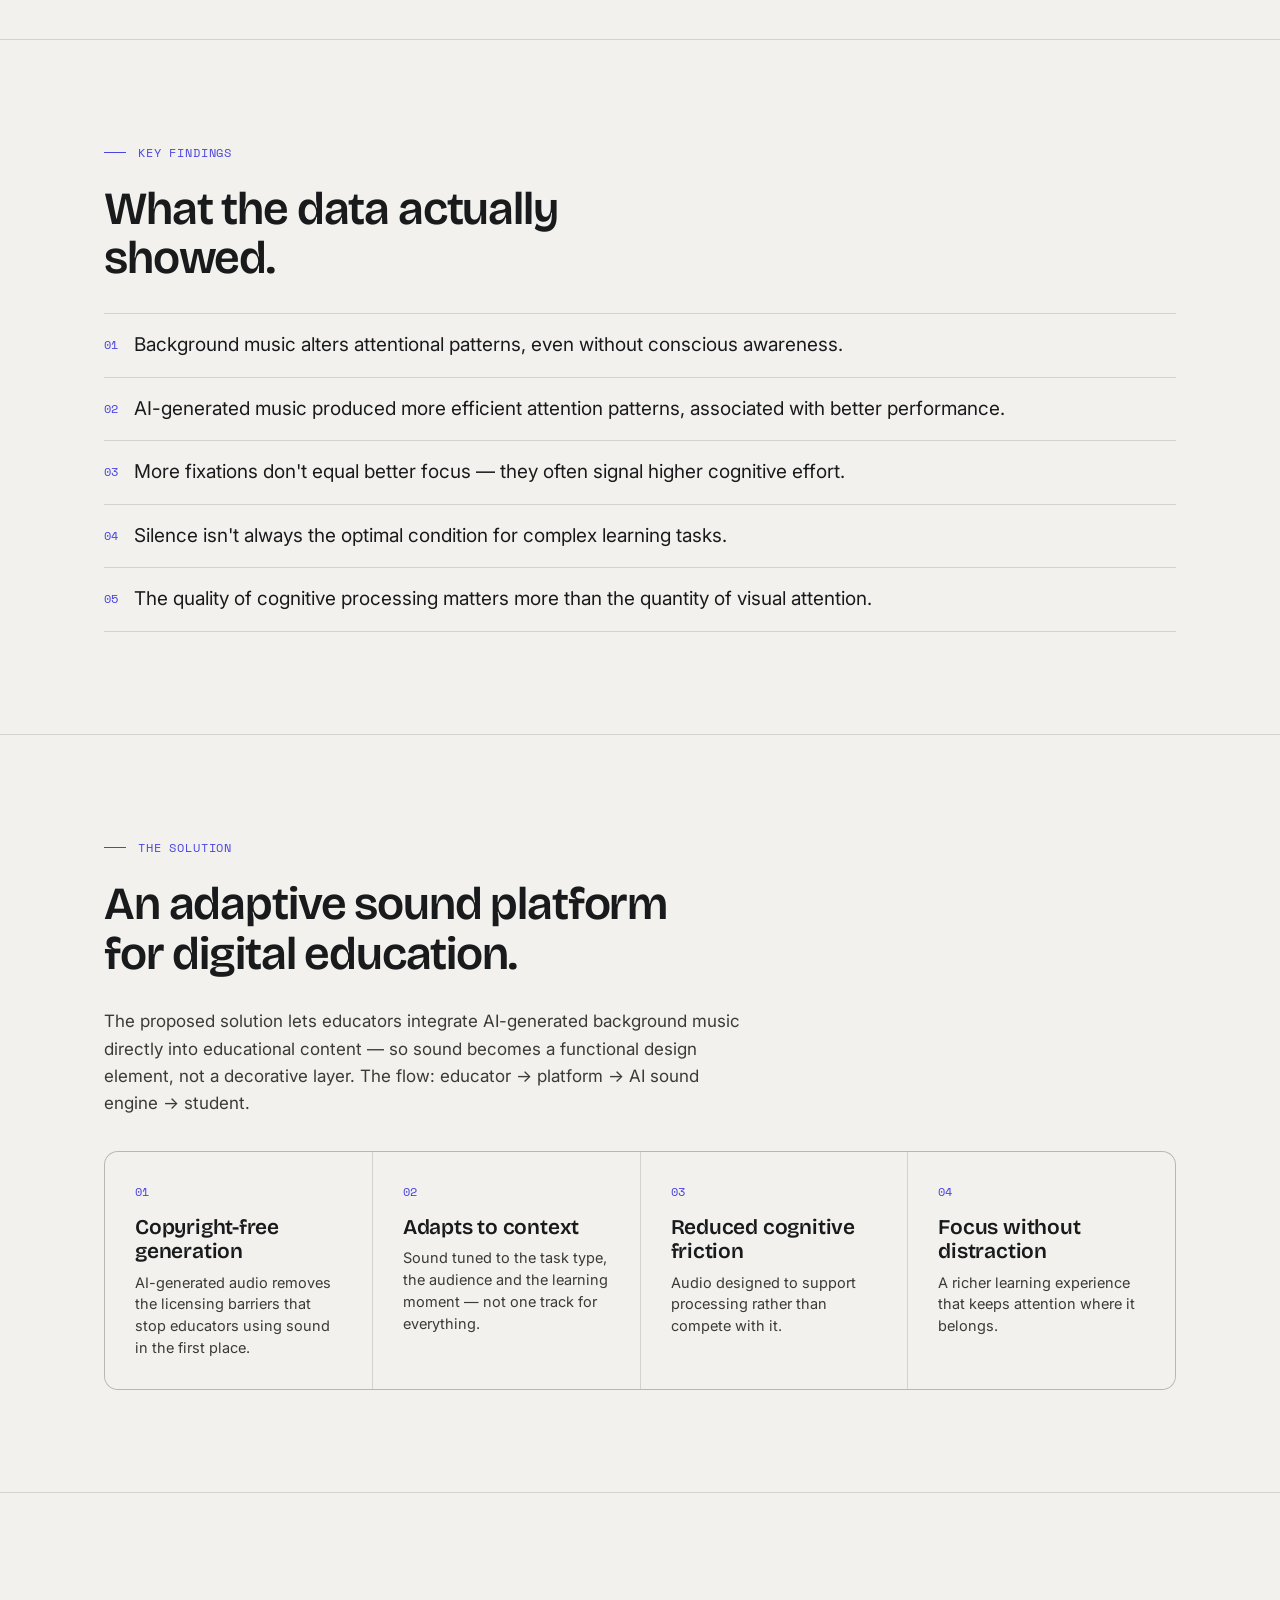
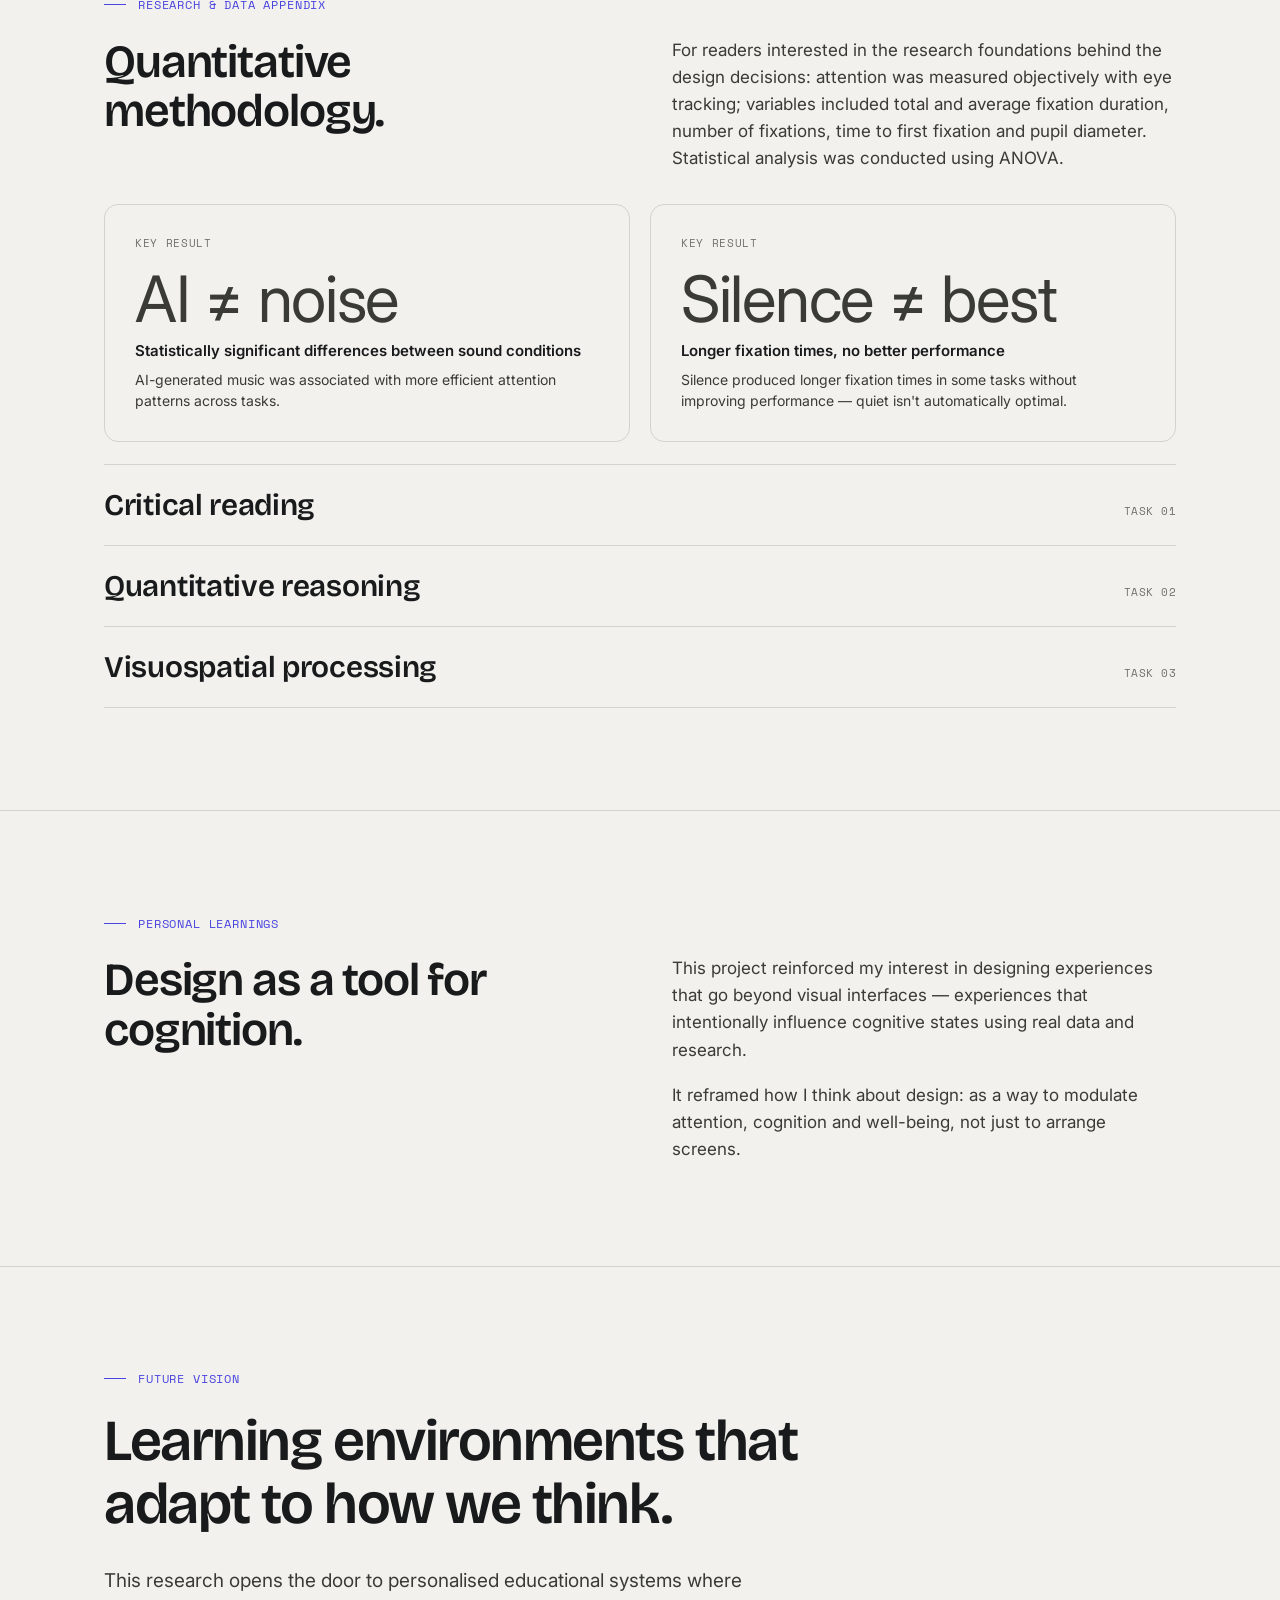
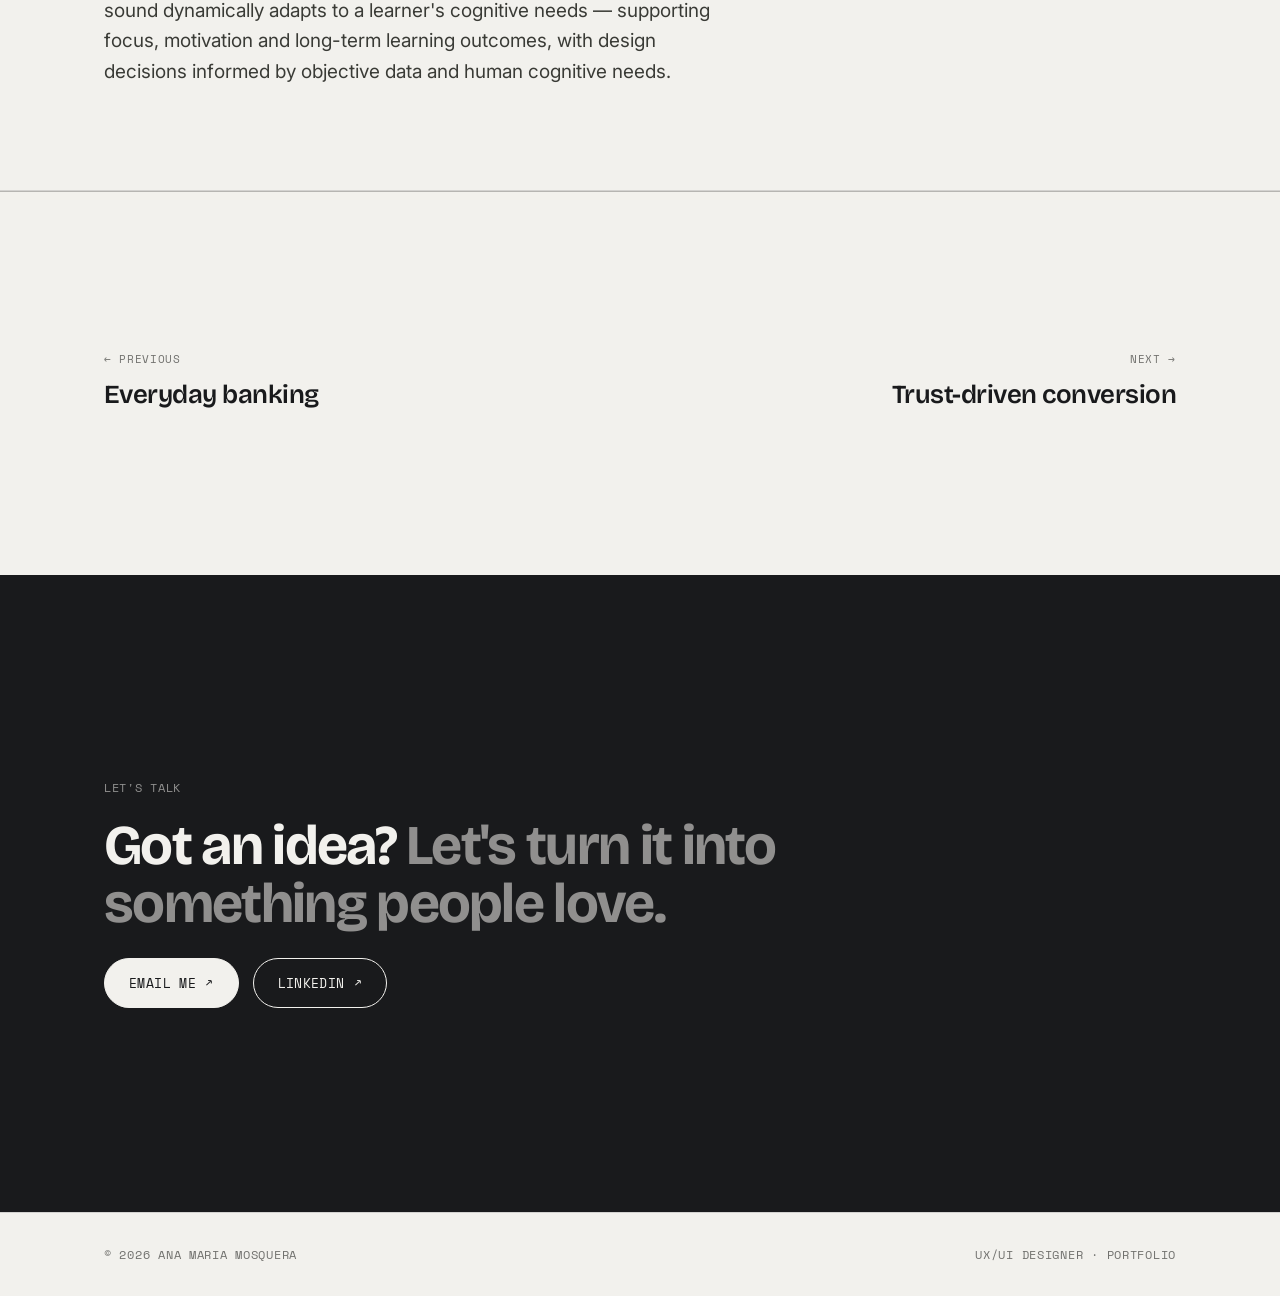
<file: focus.html>
<!DOCTYPE html><html lang="en"><head>
<meta charset="UTF-8" /><meta name="viewport" content="width=device-width, initial-scale=1.0" />
<title>Designing for Focus — Ana Mosquera</title>
<meta name="description" content="Using sound and AI to help students concentrate and stay well in digital learning environments." />
<link rel="preconnect" href="https://fonts.googleapis.com" /><link rel="preconnect" href="https://fonts.gstatic.com" crossorigin /><link href="https://fonts.googleapis.com/css2?family=Bricolage+Grotesque:opsz,wght@12..96,400;12..96,500;12..96,600;12..96,700;12..96,800&family=Inter:wght@400;500;600&family=Space+Mono:wght@400;700&display=swap" rel="stylesheet" />
<link rel="stylesheet" href="styles.css" />
</head>
<body data-accent="focus" style="--a:var(--focus-accent)">
<a class="skip" href="#main">Skip to content</a>
<main id="main"><header class="nav"><div class="wrap nav-inner">
    <a class="logo" href="index.html"><span class="back">&larr;&nbsp;</span>Ana Mosquera<span class="dot">.</span></a>
    <nav aria-label="Primary"><ul>
      <li class="hide-sm"><a href="index.html#work">Work</a></li>
      <li class="hide-sm"><a href="index.html#about">About</a></li>
      <li><a class="nav-cta" href="index.html#contact">Get in touch</a></li>
    </ul></nav>
  </div></header><section class="cs-hero"><div class="wrap">
      <div class="cs-eyebrow reveal"><span class="chip">Cognitive UX</span><span class="chip">Applied research</span><span class="chip">AI-assisted design</span><span class="chip">Education</span></div>
      <p class="for reveal">Designing for</p>
      <h1 class="reveal">Focus</h1>
      <p class="cs-sub reveal">Using sound and AI to help students concentrate and stay well in digital learning environments.</p>
      <div class="cs-cover reveal"><img src="images/focus.jpg" alt="Designing for Focus — cognitive UX research case study" />
      </div>
    </div></section><section class="cs-meta"><div class="wrap"><div class="m"><div class="k">Role</div><div class="v">Research, analysis, concept &amp; design strategy</div></div><div class="m"><div class="k">Context</div><div class="v">Academic research project</div></div><div class="m"><div class="k">Approach</div><div class="v">Eye-tracking, surveys, data analysis, AI-generated audio</div></div></div></section><section class="cs-sec"><div class="wrap">
      <div class="cs-label reveal">Introduction</div>
      <div class="cs-grid narrow">
        <h2 class="stmt lg reveal">Sound, designed on purpose.</h2>
        <div class="reveal"><div class="prose big"><p>Digital learning has expanded access to education — but it has also introduced new challenges around attention, focus and cognitive overload. In virtual contexts students are constantly exposed to distractions and often resort to multitasking, which hurts learning outcomes.</p><p>This project explores how sound — specifically background music — can be intentionally designed to support concentration and well-being during academic tasks, and how AI can enable more adaptive, effective learning experiences.</p></div></div>
      </div></div></section><section class="cs-sec"><div class="wrap">
      <div class="cs-label reveal">The problem</div>
      <div class="cs-grid">
        <h2 class="stmt reveal">University students struggle to stay focused online.</h2>
        <div class="reveal"><div class="prose"><p>Focus in digital learning is fragile, and the ways students try to protect it are largely improvised and unmeasured.</p></div></div>
      </div><ul class="insights reveal" style="margin-top:24px"><li><span class="b">01</span><span>Many students listen to music while studying, but that music isn&#x27;t designed to support cognitive processes.</span></li><li><span class="b">02</span><span>Educators face limitations integrating music into content because of copyright restrictions.</span></li><li><span class="b">03</span><span>Concentration is usually evaluated subjectively, without objective data to back design decisions.</span></li></ul></div></section><section class="cs-sec"><div class="wrap">
      <div class="cs-label reveal">The opportunity</div>
      <div class="cs-grid">
        <h2 class="stmt reveal">What if sound became a designed tool, not a personal guess?</h2>
        <div class="reveal"><div class="prose"><p>This project reframes sound as an active component of the learning experience — one that can be shaped through research, data and technology.</p><p>Instead of leaving background audio to chance, it treats sound as something that can be designed, measured and adapted to the learner and the task.</p></div></div>
      </div></div></section><section class="cs-sec"><div class="wrap"><div class="cs-grid">
      <div class="reveal"><div class="cs-label reveal">Research question</div></div>
      <div class="callout reveal"><div class="k">The question that guided everything</div><p class="q">How can sound be strategically designed to improve concentration and well-being in digital learning environments?</p></div>
    </div></div></section><section class="cs-sec"><div class="wrap"><div class="cs-label reveal">Research approach</div>
      <div class="cs-grid"><h2 class="stmt reveal">A mixed-method study, built for evidence.</h2><div class="reveal"><div class="prose"><p>I combined qualitative and quantitative methods to understand how different kinds of sound actually change attention — not just how they feel.</p></div></div></div><div class="flow reveal" style="margin-top:26px"><span class="step">Surveys</span><span class="to">&rarr;</span><span class="step">Interviews</span><span class="to">&rarr;</span><span class="step">Eye tracking</span><span class="to">&rarr;</span><span class="step">Data analysis</span></div><ul class="insights reveal" style="margin-top:26px"><li><span class="b">01</span><span>Surveys with university students</span></li><li><span class="b">02</span><span>Exploratory interviews</span></li><li><span class="b">03</span><span>Controlled experiments using eye tracking</span></li><li><span class="b">04</span><span>Comparison across three sound conditions: silence, conventional music, and AI-generated music (NEA)</span></li></ul></div></section><section class="cs-sec"><div class="wrap">
      <div class="cs-label reveal">Measuring focus</div>
      <div class="cs-grid">
        <h2 class="stmt reveal">Attention, measured objectively.</h2>
        <div class="reveal"><div class="prose"><p>Focus was measured with eye tracking, a well-established method in cognitive and attention research. Indicators analysed included fixation duration, number of fixations, time to first fixation, response time and task performance.</p><p>Participants completed three academic task types — critical reading, quantitative reasoning and visuospatial processing — each performed under the three sound conditions, enabling a direct comparison of attention patterns and performance.</p></div></div>
      </div><ul class="insights reveal" style="margin-top:24px"><li><span class="b">01</span><span>Key insight: more visual attention does not necessarily mean better concentration.</span></li></ul></div></section><section class="cs-sec"><div class="wrap"><div class="cs-label reveal">Key findings</div><h2 class="stmt reveal">What the data actually showed.</h2><ul class="insights reveal"><li><span class="b">01</span><span>Background music alters attentional patterns, even without conscious awareness.</span></li><li><span class="b">02</span><span>AI-generated music produced more efficient attention patterns, associated with better performance.</span></li><li><span class="b">03</span><span>More fixations don&#x27;t equal better focus — they often signal higher cognitive effort.</span></li><li><span class="b">04</span><span>Silence isn&#x27;t always the optimal condition for complex learning tasks.</span></li><li><span class="b">05</span><span>The quality of cognitive processing matters more than the quantity of visual attention.</span></li></ul></div></section><section class="cs-sec"><div class="wrap"><div class="cs-label reveal">The solution</div><h2 class="stmt reveal">An adaptive sound platform for digital education.</h2><div class="reveal" style="margin-bottom:34px"><div class="prose"><p>The proposed solution lets educators integrate AI-generated background music directly into educational content — so sound becomes a functional design element, not a decorative layer. The flow: educator → platform → AI sound engine → student.</p></div></div><div class="cards reveal"><div class="card"><div class="n">01</div><h4>Copyright-free generation</h4><p>AI-generated audio removes the licensing barriers that stop educators using sound in the first place.</p></div><div class="card"><div class="n">02</div><h4>Adapts to context</h4><p>Sound tuned to the task type, the audience and the learning moment — not one track for everything.</p></div><div class="card"><div class="n">03</div><h4>Reduced cognitive friction</h4><p>Audio designed to support processing rather than compete with it.</p></div><div class="card"><div class="n">04</div><h4>Focus without distraction</h4><p>A richer learning experience that keeps attention where it belongs.</p></div></div></div></section><section class="cs-sec"><div class="wrap"><div class="cs-label reveal">Research &amp; data appendix</div>
      <div class="cs-grid" style="margin-bottom:32px"><h2 class="stmt reveal">Quantitative methodology.</h2><div class="reveal"><div class="prose"><p>For readers interested in the research foundations behind the design decisions: attention was measured objectively with eye tracking; variables included total and average fixation duration, number of fixations, time to first fixation and pupil diameter. Statistical analysis was conducted using ANOVA.</p></div></div></div>
      <div class="typewrap reveal"><div class="typecard"><div class="role">Key result</div><p class="sample">AI ≠ noise</p><div class="fam">Statistically significant differences between sound conditions</div><p>AI-generated music was associated with more efficient attention patterns across tasks.</p></div><div class="typecard"><div class="role">Key result</div><p class="sample">Silence ≠ best</p><div class="fam">Longer fixation times, no better performance</div><p>Silence produced longer fixation times in some tasks without improving performance — quiet isn&#x27;t automatically optimal.</p></div></div><div class="typescale reveal"><div class="r"><div class="s" style="font-family:var(--display);font-weight:600;font-size:clamp(20px,3vw,30px)">Critical reading</div><div class="t">Task 01</div></div><div class="r"><div class="s" style="font-family:var(--display);font-weight:600;font-size:clamp(20px,3vw,30px)">Quantitative reasoning</div><div class="t">Task 02</div></div><div class="r"><div class="s" style="font-family:var(--display);font-weight:600;font-size:clamp(20px,3vw,30px)">Visuospatial processing</div><div class="t">Task 03</div></div></div></div></section><section class="cs-sec"><div class="wrap">
      <div class="cs-label reveal">Personal learnings</div>
      <div class="cs-grid">
        <h2 class="stmt reveal">Design as a tool for cognition.</h2>
        <div class="reveal"><div class="prose"><p>This project reinforced my interest in designing experiences that go beyond visual interfaces — experiences that intentionally influence cognitive states using real data and research.</p><p>It reframed how I think about design: as a way to modulate attention, cognition and well-being, not just to arrange screens.</p></div></div>
      </div></div></section><section class="cs-sec"><div class="wrap">
      <div class="cs-label reveal">Future vision</div>
      <h2 class="stmt lg reveal">Learning environments that adapt to how we think.</h2>
      <div class="reveal" style="max-width:62ch"><div class="prose big"><p>This research opens the door to personalised educational systems where sound dynamically adapts to a learner&#x27;s cognitive needs — supporting focus, motivation and long-term learning outcomes, with design decisions informed by objective data and human cognitive needs.</p></div></div>
    </div></section><section class="pager"><div class="wrap">
      <a class="prev" href="banking.html"><span class="k">&larr; Previous</span><span class="t">Everyday banking</span></a>
      <a class="next" href="hairdna.html"><span class="k">Next &rarr;</span><span class="t">Trust-driven conversion</span></a>
    </div></section><section class="cs-cta"><div class="wrap">
      <div class="mono" style="margin-bottom:20px;color:rgba(242,241,237,.55)">Let's talk</div>
      <h2>Got an idea? <span>Let's turn it into something people love.</span></h2>
      <div class="actions">
        <a class="btn primary" href="mailto:anama.mos99@gmail.com">Email me <span class="arr">&#8599;</span></a>
        <a class="btn" href="https://www.linkedin.com/in/ana-mosquera1719/" target="_blank" rel="noopener">LinkedIn <span class="arr">&#8599;</span></a>
      </div>
    </div></section><footer class="foot"><div class="wrap foot-inner">
      <p class="mono">&copy; <span id="yr"></span> Ana Maria Mosquera</p>
      <p class="mono">UX/UI Designer &middot; Portfolio</p>
    </div></footer>
    <script>
      document.getElementById('yr').textContent=new Date().getFullYear();
      (function(){var els=document.querySelectorAll('.reveal');
       if(!('IntersectionObserver' in window)){els.forEach(function(e){e.classList.add('in');});return;}
       var io=new IntersectionObserver(function(en){en.forEach(function(e){if(e.isIntersecting){e.target.classList.add('in');io.unobserve(e.target);}});},{threshold:.1,rootMargin:'0px 0px -6% 0px'});
       els.forEach(function(e){io.observe(e);});})();
    </script></main>
</body></html>
</file>
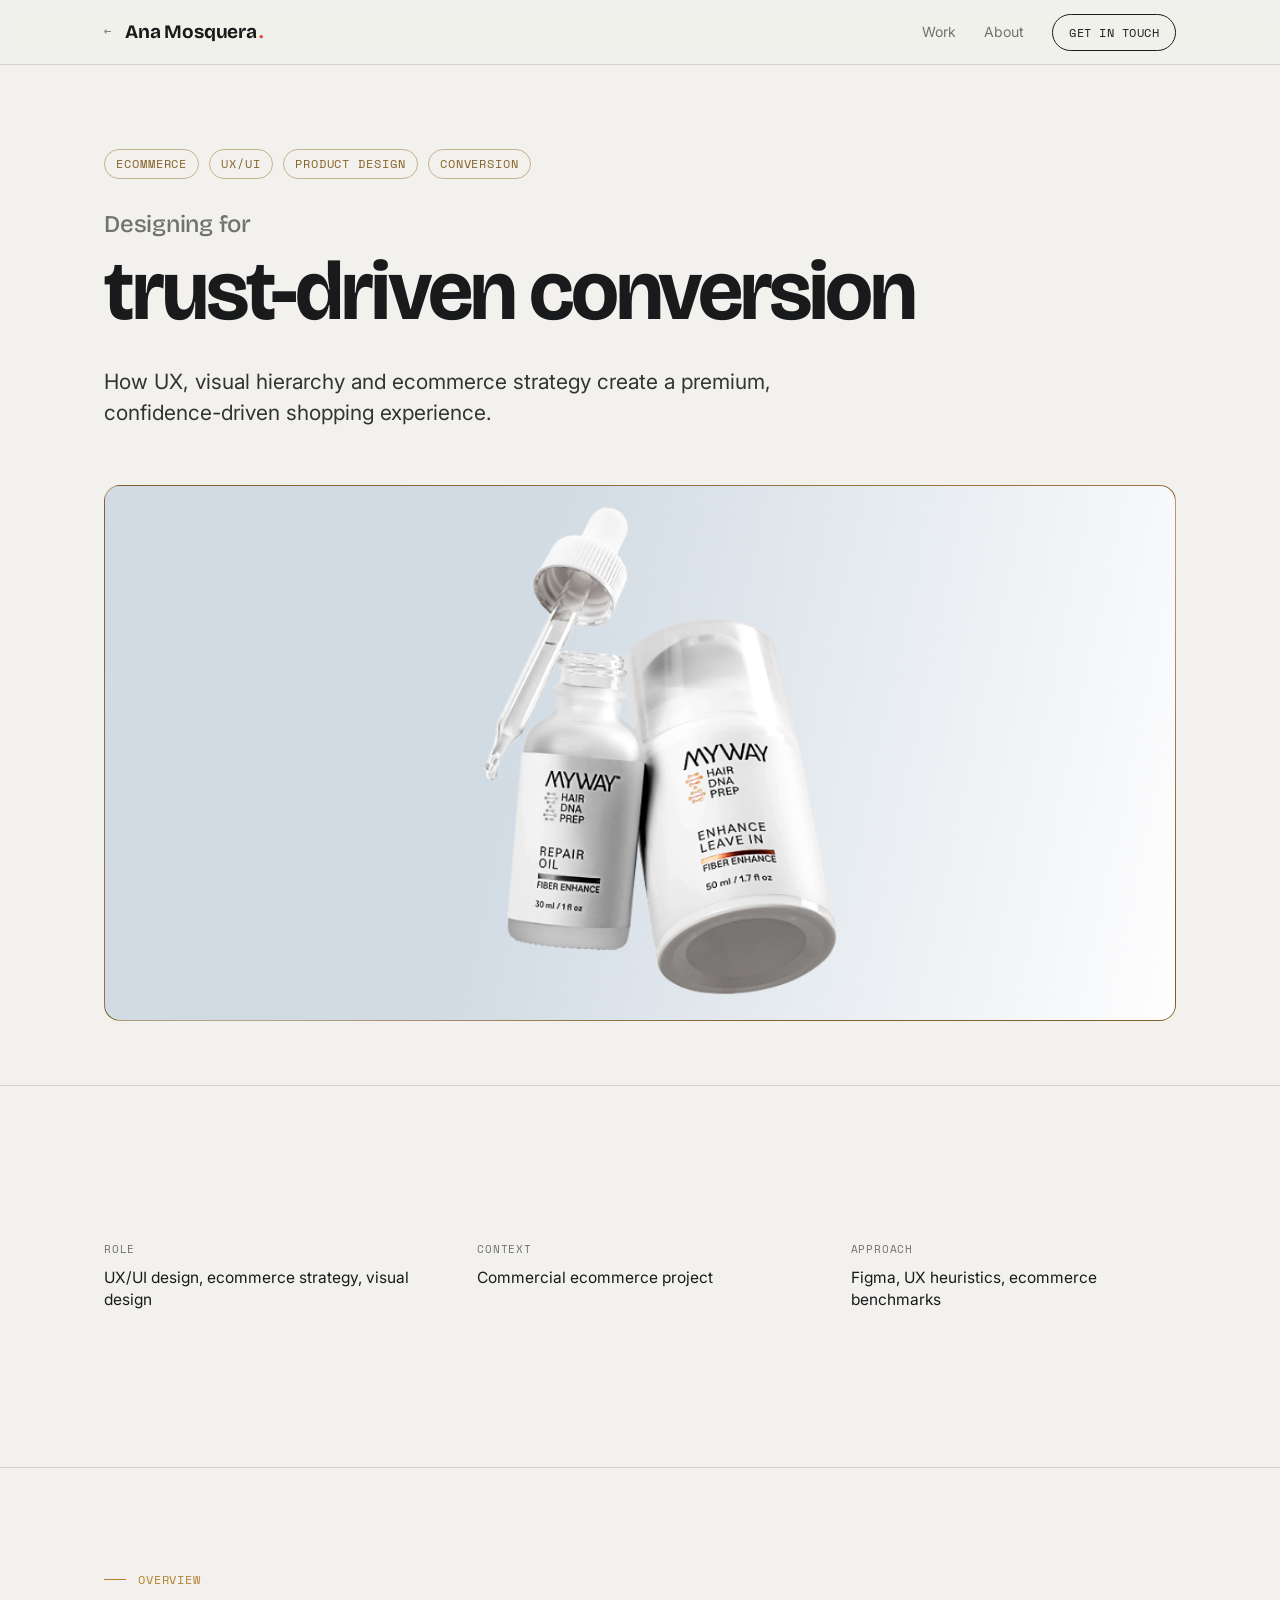
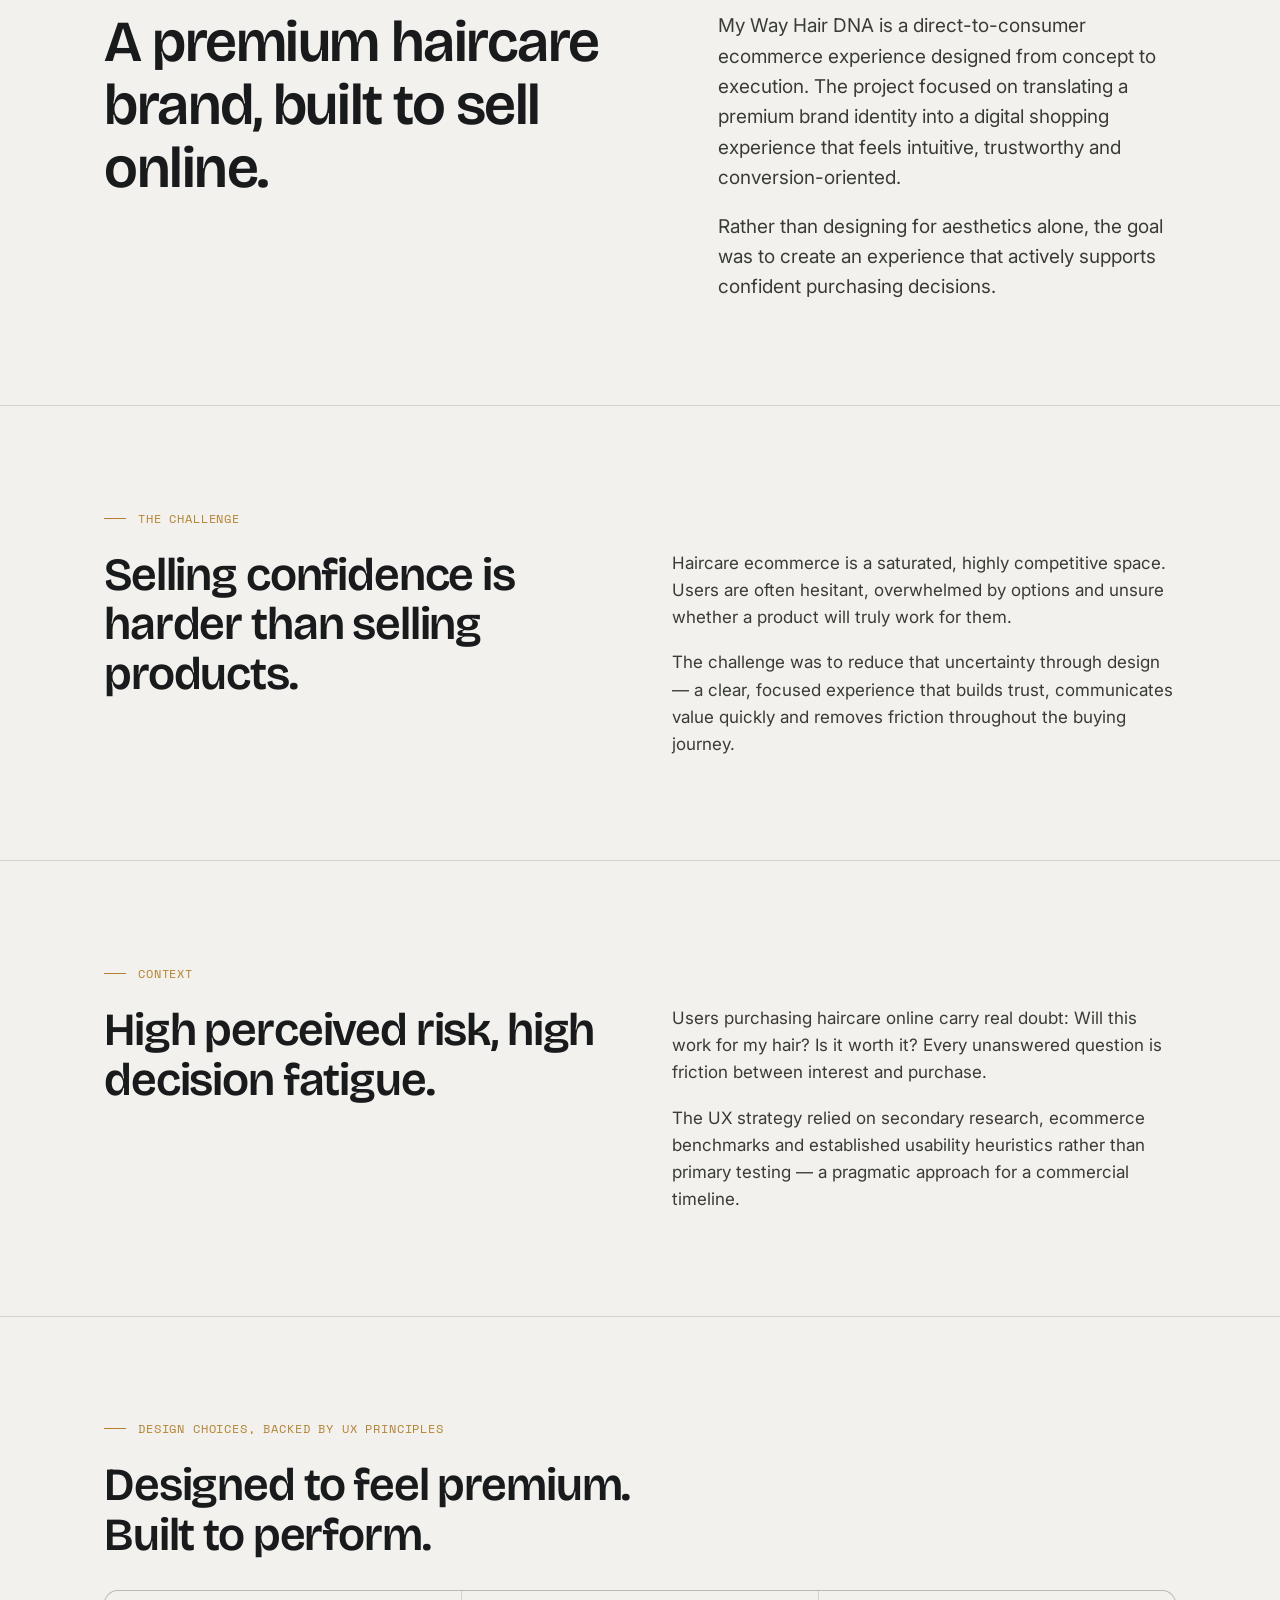
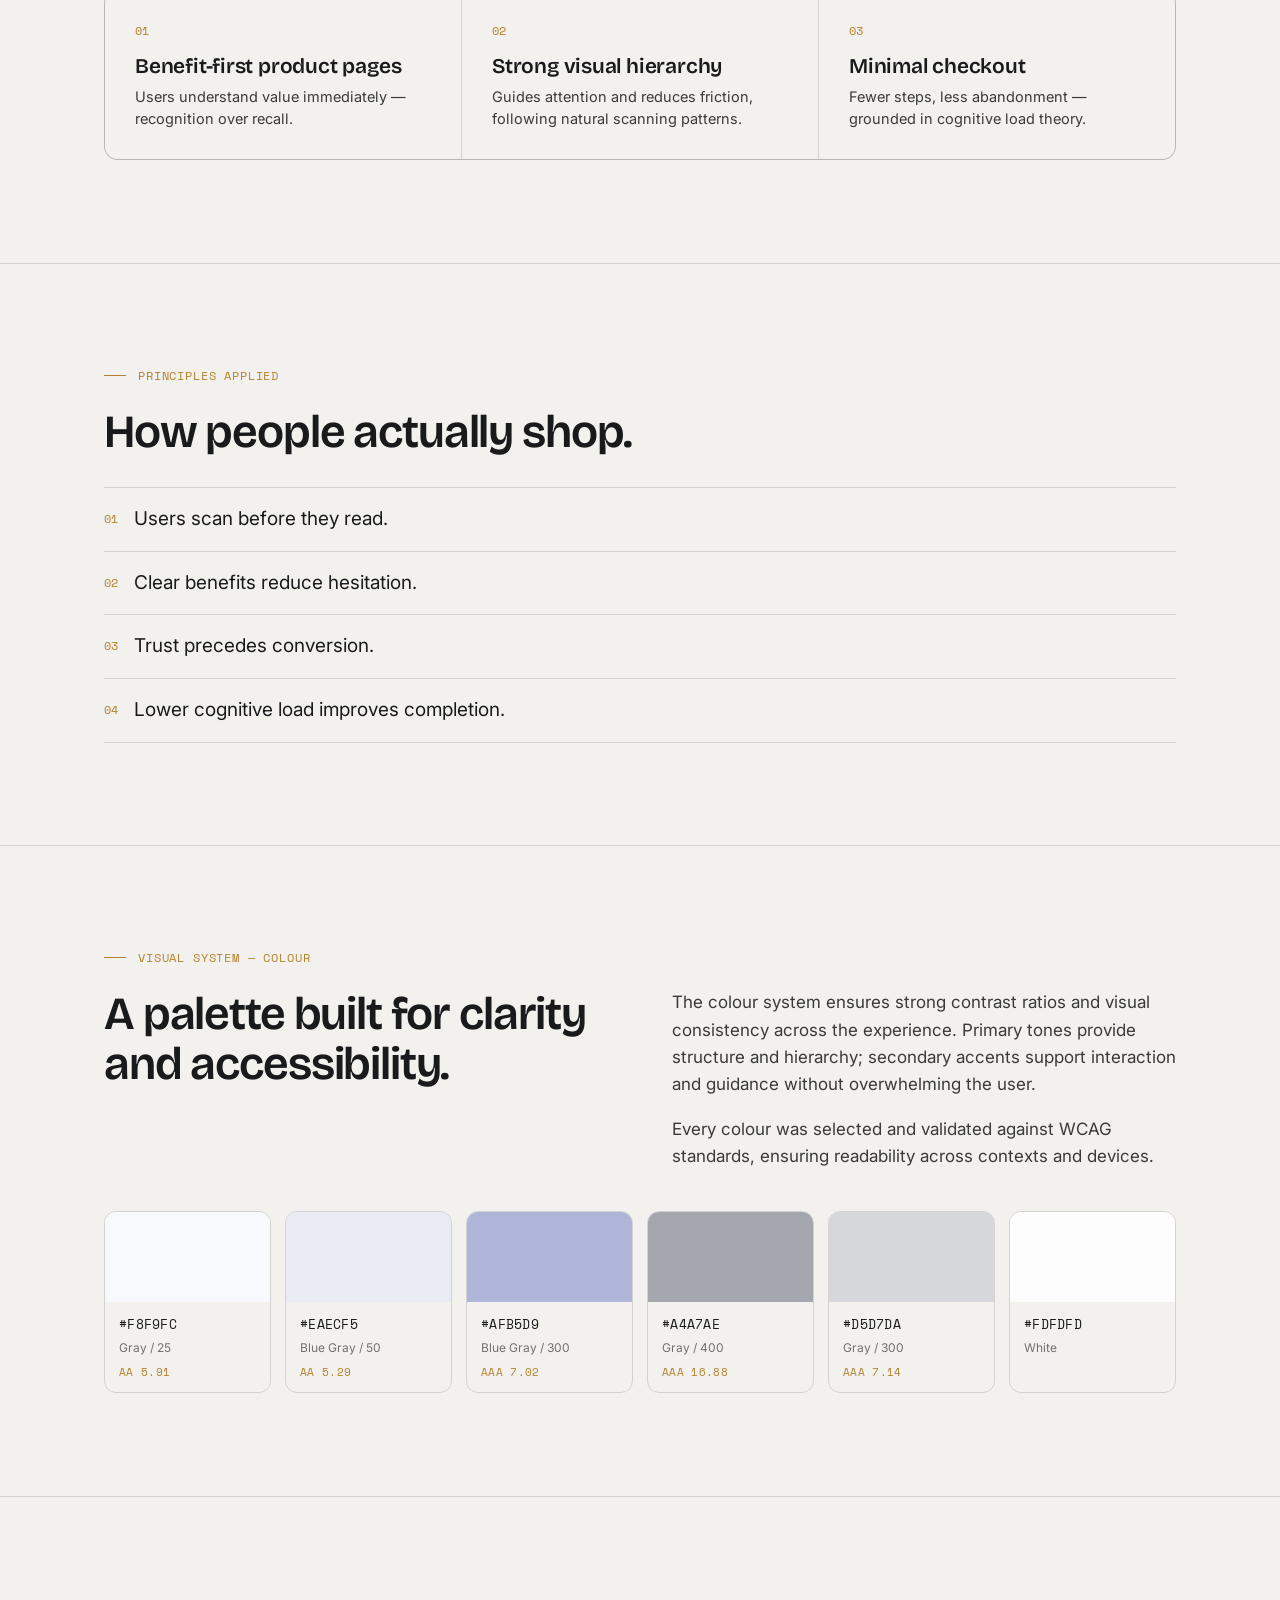
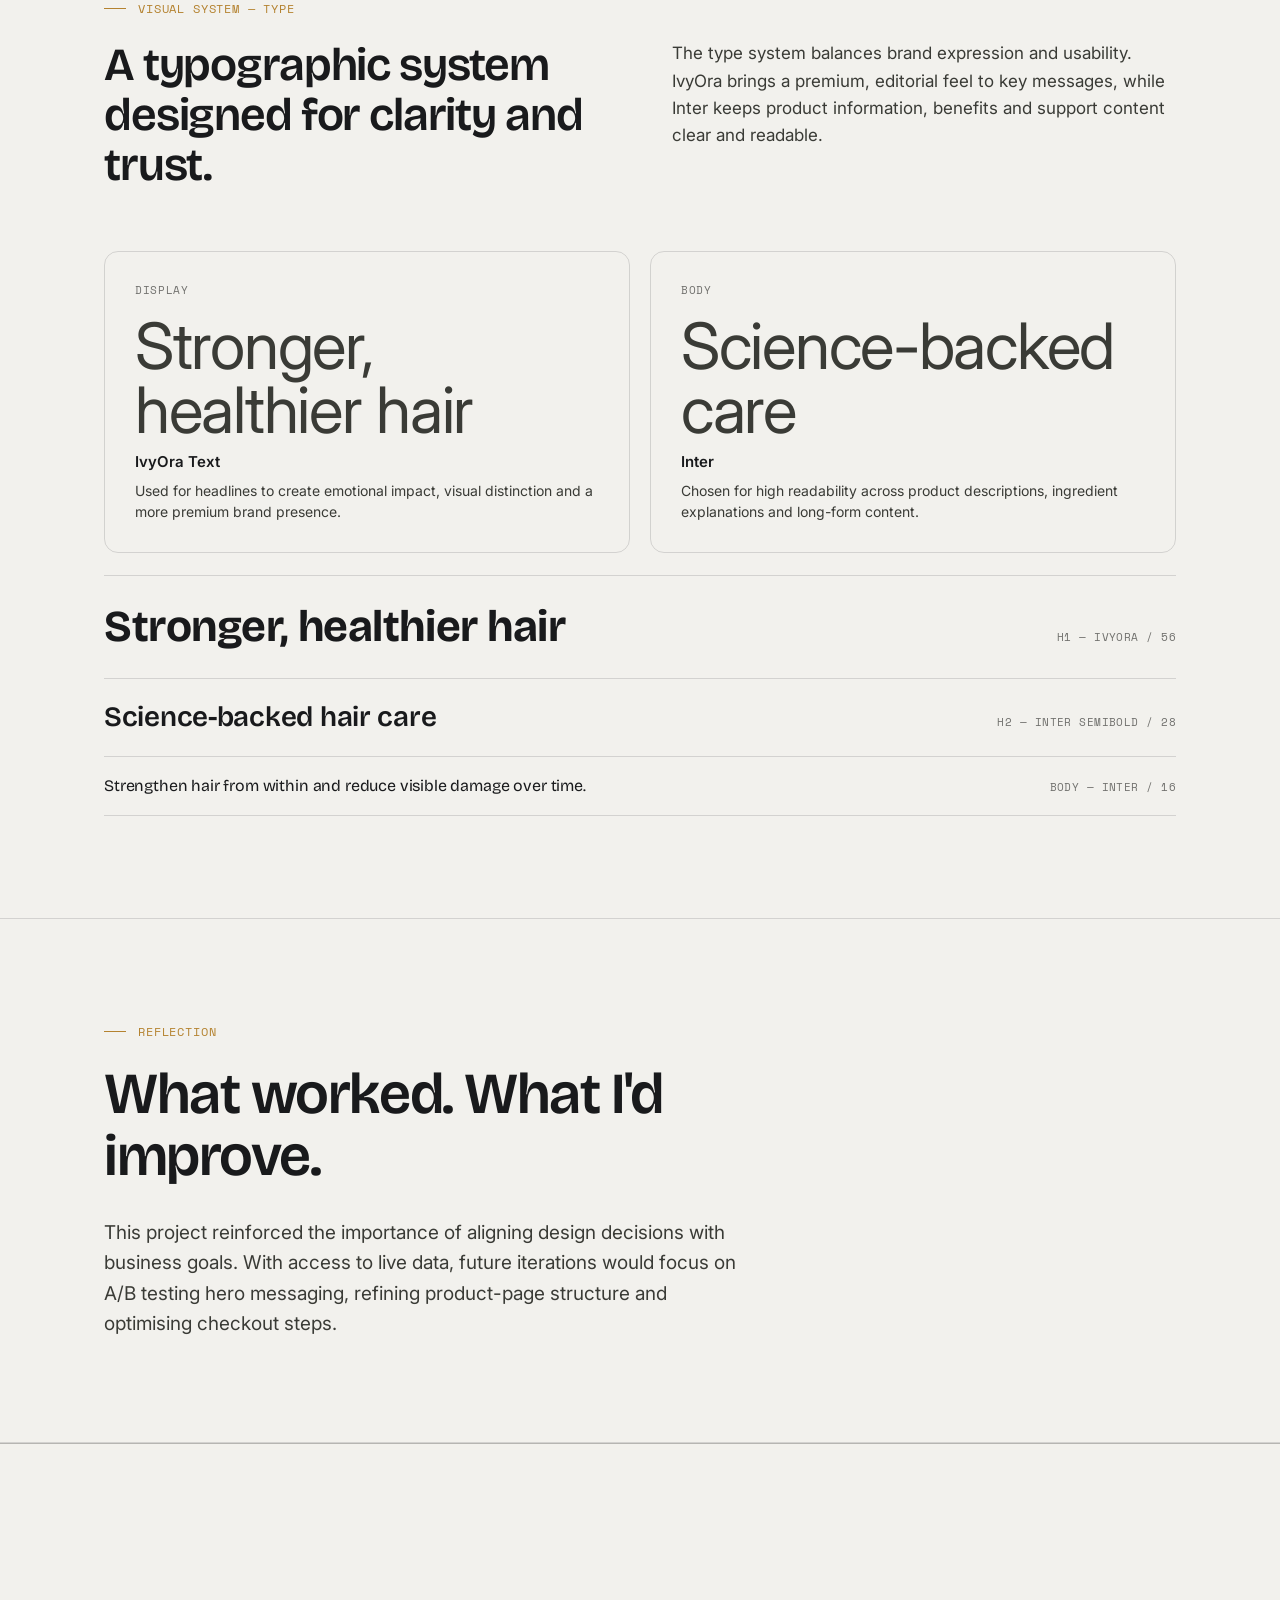
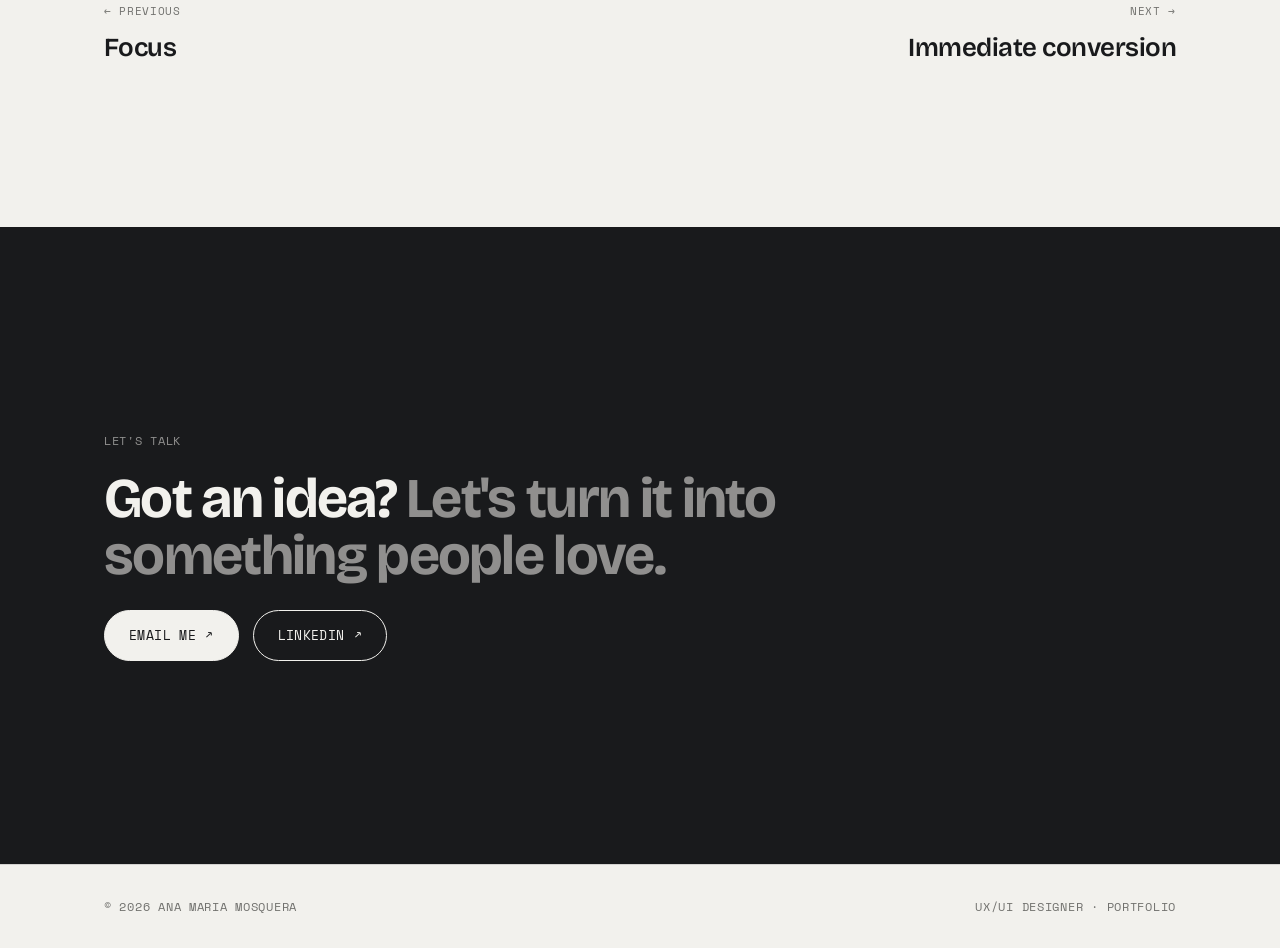
<file: hairdna.html>
<!DOCTYPE html><html lang="en"><head>
<meta charset="UTF-8" /><meta name="viewport" content="width=device-width, initial-scale=1.0" />
<title>My Way Hair DNA — Designing for trust-driven conversion — Ana Mosquera</title>
<meta name="description" content="How UX, visual hierarchy and ecommerce strategy create a premium, confidence-driven shopping experience." />
<link rel="preconnect" href="https://fonts.googleapis.com" /><link rel="preconnect" href="https://fonts.gstatic.com" crossorigin /><link href="https://fonts.googleapis.com/css2?family=Bricolage+Grotesque:opsz,wght@12..96,400;12..96,500;12..96,600;12..96,700;12..96,800&family=Inter:wght@400;500;600&family=Space+Mono:wght@400;700&display=swap" rel="stylesheet" />
<link rel="stylesheet" href="styles.css" />
</head>
<body data-accent="hairdna" style="--a:var(--hair-accent)">
<a class="skip" href="#main">Skip to content</a>
<main id="main"><header class="nav"><div class="wrap nav-inner">
    <a class="logo" href="index.html"><span class="back">&larr;&nbsp;</span>Ana Mosquera<span class="dot">.</span></a>
    <nav aria-label="Primary"><ul>
      <li class="hide-sm"><a href="index.html#work">Work</a></li>
      <li class="hide-sm"><a href="index.html#about">About</a></li>
      <li><a class="nav-cta" href="index.html#contact">Get in touch</a></li>
    </ul></nav>
  </div></header><section class="cs-hero"><div class="wrap">
      <div class="cs-eyebrow reveal"><span class="chip">Ecommerce</span><span class="chip">UX/UI</span><span class="chip">Product design</span><span class="chip">Conversion</span></div>
      <p class="for reveal">Designing for</p>
      <h1 class="reveal">trust-driven conversion</h1>
      <p class="cs-sub reveal">How UX, visual hierarchy and ecommerce strategy create a premium, confidence-driven shopping experience.</p>
      <div class="cs-cover reveal"><img src="images/hairdna.jpg" alt="My Way Hair DNA — premium haircare ecommerce" />
      </div>
    </div></section><section class="cs-meta"><div class="wrap"><div class="m"><div class="k">Role</div><div class="v">UX/UI design, ecommerce strategy, visual design</div></div><div class="m"><div class="k">Context</div><div class="v">Commercial ecommerce project</div></div><div class="m"><div class="k">Approach</div><div class="v">Figma, UX heuristics, ecommerce benchmarks</div></div></div></section><section class="cs-sec"><div class="wrap">
      <div class="cs-label reveal">Overview</div>
      <div class="cs-grid narrow">
        <h2 class="stmt lg reveal">A premium haircare brand, built to sell online.</h2>
        <div class="reveal"><div class="prose big"><p>My Way Hair DNA is a direct-to-consumer ecommerce experience designed from concept to execution. The project focused on translating a premium brand identity into a digital shopping experience that feels intuitive, trustworthy and conversion-oriented.</p><p>Rather than designing for aesthetics alone, the goal was to create an experience that actively supports confident purchasing decisions.</p></div></div>
      </div></div></section><section class="cs-sec"><div class="wrap">
      <div class="cs-label reveal">The challenge</div>
      <div class="cs-grid">
        <h2 class="stmt reveal">Selling confidence is harder than selling products.</h2>
        <div class="reveal"><div class="prose"><p>Haircare ecommerce is a saturated, highly competitive space. Users are often hesitant, overwhelmed by options and unsure whether a product will truly work for them.</p><p>The challenge was to reduce that uncertainty through design — a clear, focused experience that builds trust, communicates value quickly and removes friction throughout the buying journey.</p></div></div>
      </div></div></section><section class="cs-sec"><div class="wrap">
      <div class="cs-label reveal">Context</div>
      <div class="cs-grid">
        <h2 class="stmt reveal">High perceived risk, high decision fatigue.</h2>
        <div class="reveal"><div class="prose"><p>Users purchasing haircare online carry real doubt: Will this work for my hair? Is it worth it? Every unanswered question is friction between interest and purchase.</p><p>The UX strategy relied on secondary research, ecommerce benchmarks and established usability heuristics rather than primary testing — a pragmatic approach for a commercial timeline.</p></div></div>
      </div></div></section><section class="cs-sec"><div class="wrap"><div class="cs-label reveal">Design choices, backed by UX principles</div><h2 class="stmt reveal">Designed to feel premium. Built to perform.</h2><div class="cards reveal"><div class="card"><div class="n">01</div><h4>Benefit-first product pages</h4><p>Users understand value immediately — recognition over recall.</p></div><div class="card"><div class="n">02</div><h4>Strong visual hierarchy</h4><p>Guides attention and reduces friction, following natural scanning patterns.</p></div><div class="card"><div class="n">03</div><h4>Minimal checkout</h4><p>Fewer steps, less abandonment — grounded in cognitive load theory.</p></div></div></div></section><section class="cs-sec"><div class="wrap"><div class="cs-label reveal">Principles applied</div><h2 class="stmt reveal">How people actually shop.</h2><ul class="insights reveal"><li><span class="b">01</span><span>Users scan before they read.</span></li><li><span class="b">02</span><span>Clear benefits reduce hesitation.</span></li><li><span class="b">03</span><span>Trust precedes conversion.</span></li><li><span class="b">04</span><span>Lower cognitive load improves completion.</span></li></ul></div></section><section class="cs-sec"><div class="wrap"><div class="cs-label reveal">Visual system — colour</div>
      <div class="cs-grid" style="margin-bottom:40px"><h2 class="stmt reveal">A palette built for clarity and accessibility.</h2><div class="reveal"><div class="prose"><p>The colour system ensures strong contrast ratios and visual consistency across the experience. Primary tones provide structure and hierarchy; secondary accents support interaction and guidance without overwhelming the user.</p><p>Every colour was selected and validated against WCAG standards, ensuring readability across contexts and devices.</p></div></div></div>
      <div class="swatches reveal"><div class="swatch"><div class="chip" style="background:#F8F9FC"></div><div class="meta"><div class="hex">#F8F9FC</div><div class="nm">Gray / 25</div><div class="wcag">AA 5.91</div></div></div><div class="swatch"><div class="chip" style="background:#EAECF5"></div><div class="meta"><div class="hex">#EAECF5</div><div class="nm">Blue Gray / 50</div><div class="wcag">AA 5.29</div></div></div><div class="swatch"><div class="chip" style="background:#AFB5D9"></div><div class="meta"><div class="hex">#AFB5D9</div><div class="nm">Blue Gray / 300</div><div class="wcag">AAA 7.02</div></div></div><div class="swatch"><div class="chip" style="background:#A4A7AE"></div><div class="meta"><div class="hex">#A4A7AE</div><div class="nm">Gray / 400</div><div class="wcag">AAA 16.88</div></div></div><div class="swatch"><div class="chip" style="background:#D5D7DA"></div><div class="meta"><div class="hex">#D5D7DA</div><div class="nm">Gray / 300</div><div class="wcag">AAA 7.14</div></div></div><div class="swatch"><div class="chip" style="background:#FDFDFD"></div><div class="meta"><div class="hex">#FDFDFD</div><div class="nm">White</div></div></div></div></div></section><section class="cs-sec"><div class="wrap"><div class="cs-label reveal">Visual system — type</div>
      <div class="cs-grid" style="margin-bottom:32px"><h2 class="stmt reveal">A typographic system designed for clarity and trust.</h2><div class="reveal"><div class="prose"><p>The type system balances brand expression and usability. IvyOra brings a premium, editorial feel to key messages, while Inter keeps product information, benefits and support content clear and readable.</p></div></div></div>
      <div class="typewrap reveal"><div class="typecard"><div class="role">Display</div><p class="sample">Stronger, healthier hair</p><div class="fam">IvyOra Text</div><p>Used for headlines to create emotional impact, visual distinction and a more premium brand presence.</p></div><div class="typecard"><div class="role">Body</div><p class="sample">Science-backed care</p><div class="fam">Inter</div><p>Chosen for high readability across product descriptions, ingredient explanations and long-form content.</p></div></div><div class="typescale reveal"><div class="r"><div class="s" style="font-family:var(--display);font-weight:700;font-size:clamp(26px,4vw,44px)">Stronger, healthier hair</div><div class="t">H1 — IvyOra / 56</div></div><div class="r"><div class="s" style="font-family:var(--display);font-weight:600;font-size:clamp(20px,2.6vw,28px)">Science-backed hair care</div><div class="t">H2 — Inter SemiBold / 28</div></div><div class="r"><div class="s" style="font-family:var(--display);font-weight:400;font-size:16px">Strengthen hair from within and reduce visible damage over time.</div><div class="t">Body — Inter / 16</div></div></div></div></section><section class="cs-sec"><div class="wrap">
      <div class="cs-label reveal">Reflection</div>
      <h2 class="stmt lg reveal">What worked. What I&#x27;d improve.</h2>
      <div class="reveal" style="max-width:62ch"><div class="prose big"><p>This project reinforced the importance of aligning design decisions with business goals. With access to live data, future iterations would focus on A/B testing hero messaging, refining product-page structure and optimising checkout steps.</p></div></div>
    </div></section><section class="pager"><div class="wrap">
      <a class="prev" href="focus.html"><span class="k">&larr; Previous</span><span class="t">Focus</span></a>
      <a class="next" href="redusculpt.html"><span class="k">Next &rarr;</span><span class="t">Immediate conversion</span></a>
    </div></section><section class="cs-cta"><div class="wrap">
      <div class="mono" style="margin-bottom:20px;color:rgba(242,241,237,.55)">Let's talk</div>
      <h2>Got an idea? <span>Let's turn it into something people love.</span></h2>
      <div class="actions">
        <a class="btn primary" href="mailto:anama.mos99@gmail.com">Email me <span class="arr">&#8599;</span></a>
        <a class="btn" href="https://www.linkedin.com/in/ana-mosquera1719/" target="_blank" rel="noopener">LinkedIn <span class="arr">&#8599;</span></a>
      </div>
    </div></section><footer class="foot"><div class="wrap foot-inner">
      <p class="mono">&copy; <span id="yr"></span> Ana Maria Mosquera</p>
      <p class="mono">UX/UI Designer &middot; Portfolio</p>
    </div></footer>
    <script>
      document.getElementById('yr').textContent=new Date().getFullYear();
      (function(){var els=document.querySelectorAll('.reveal');
       if(!('IntersectionObserver' in window)){els.forEach(function(e){e.classList.add('in');});return;}
       var io=new IntersectionObserver(function(en){en.forEach(function(e){if(e.isIntersecting){e.target.classList.add('in');io.unobserve(e.target);}});},{threshold:.1,rootMargin:'0px 0px -6% 0px'});
       els.forEach(function(e){io.observe(e);});})();
    </script></main>
</body></html>
</file>
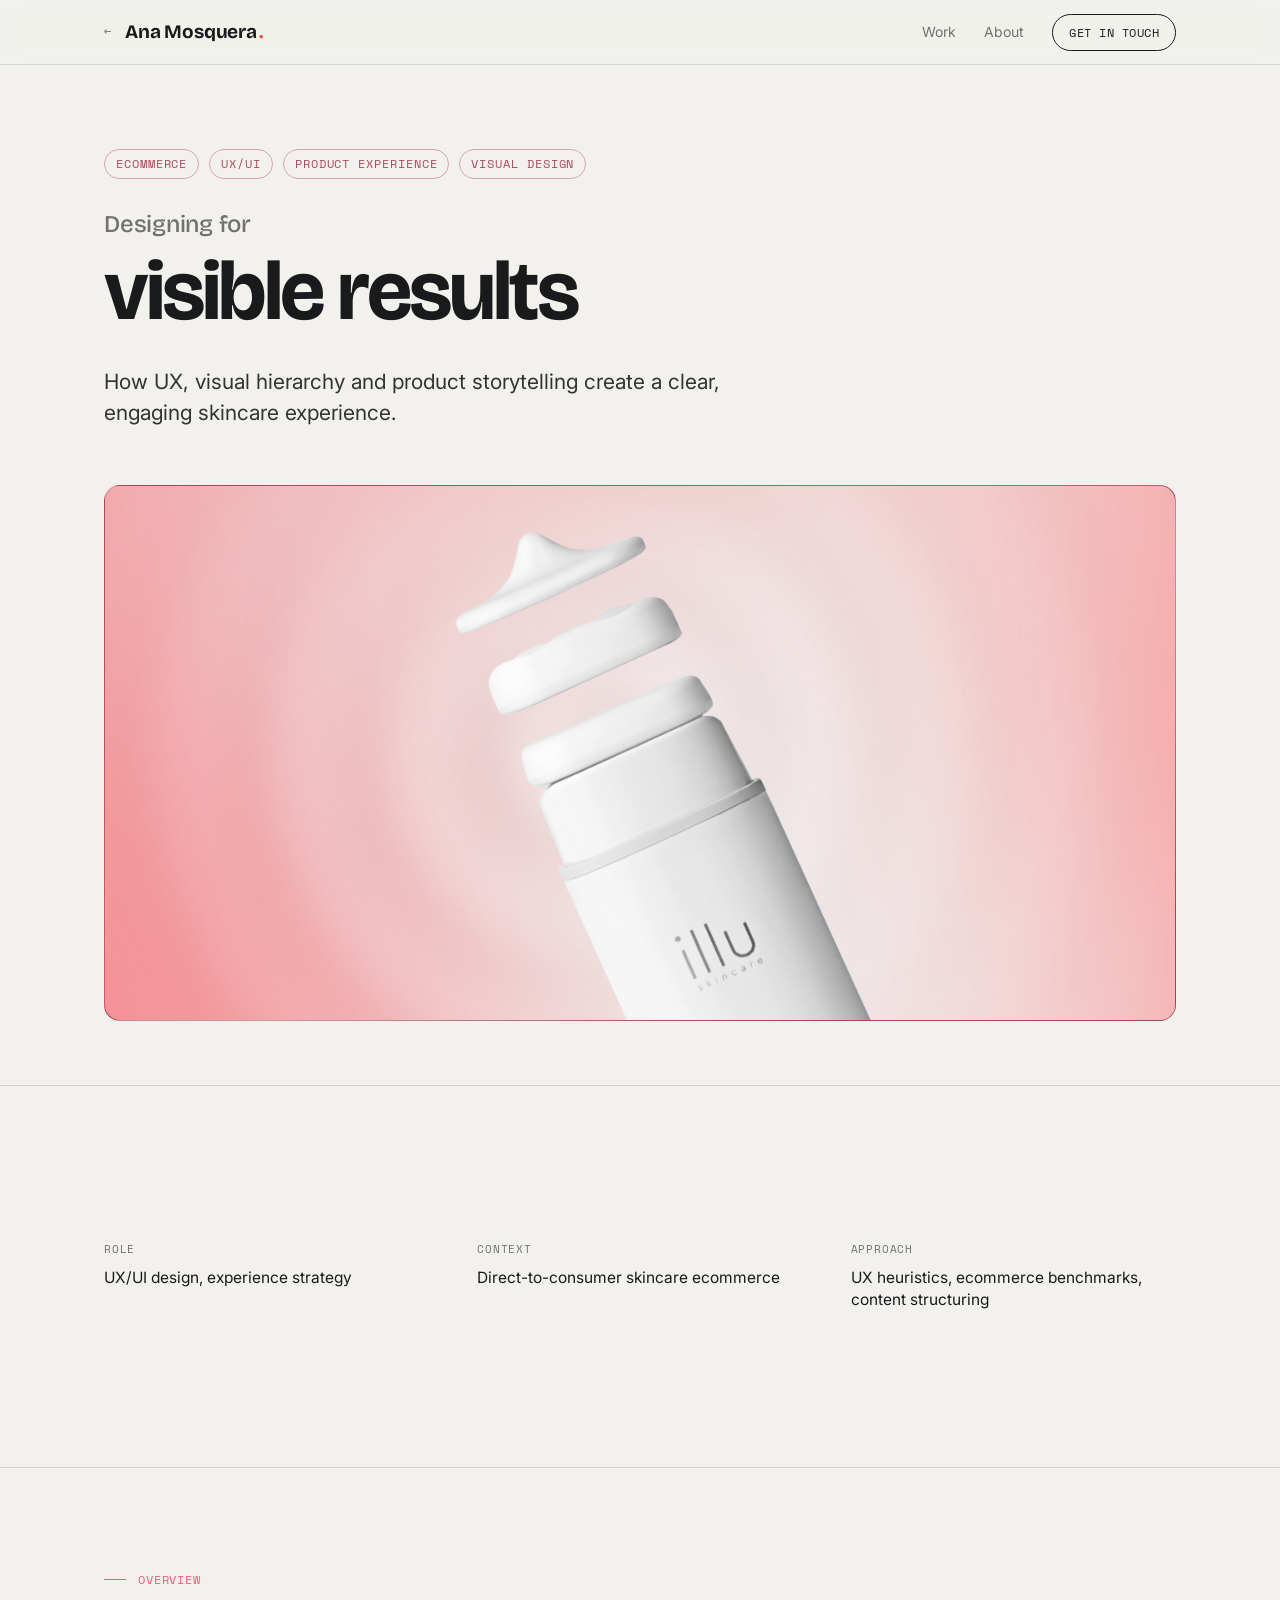
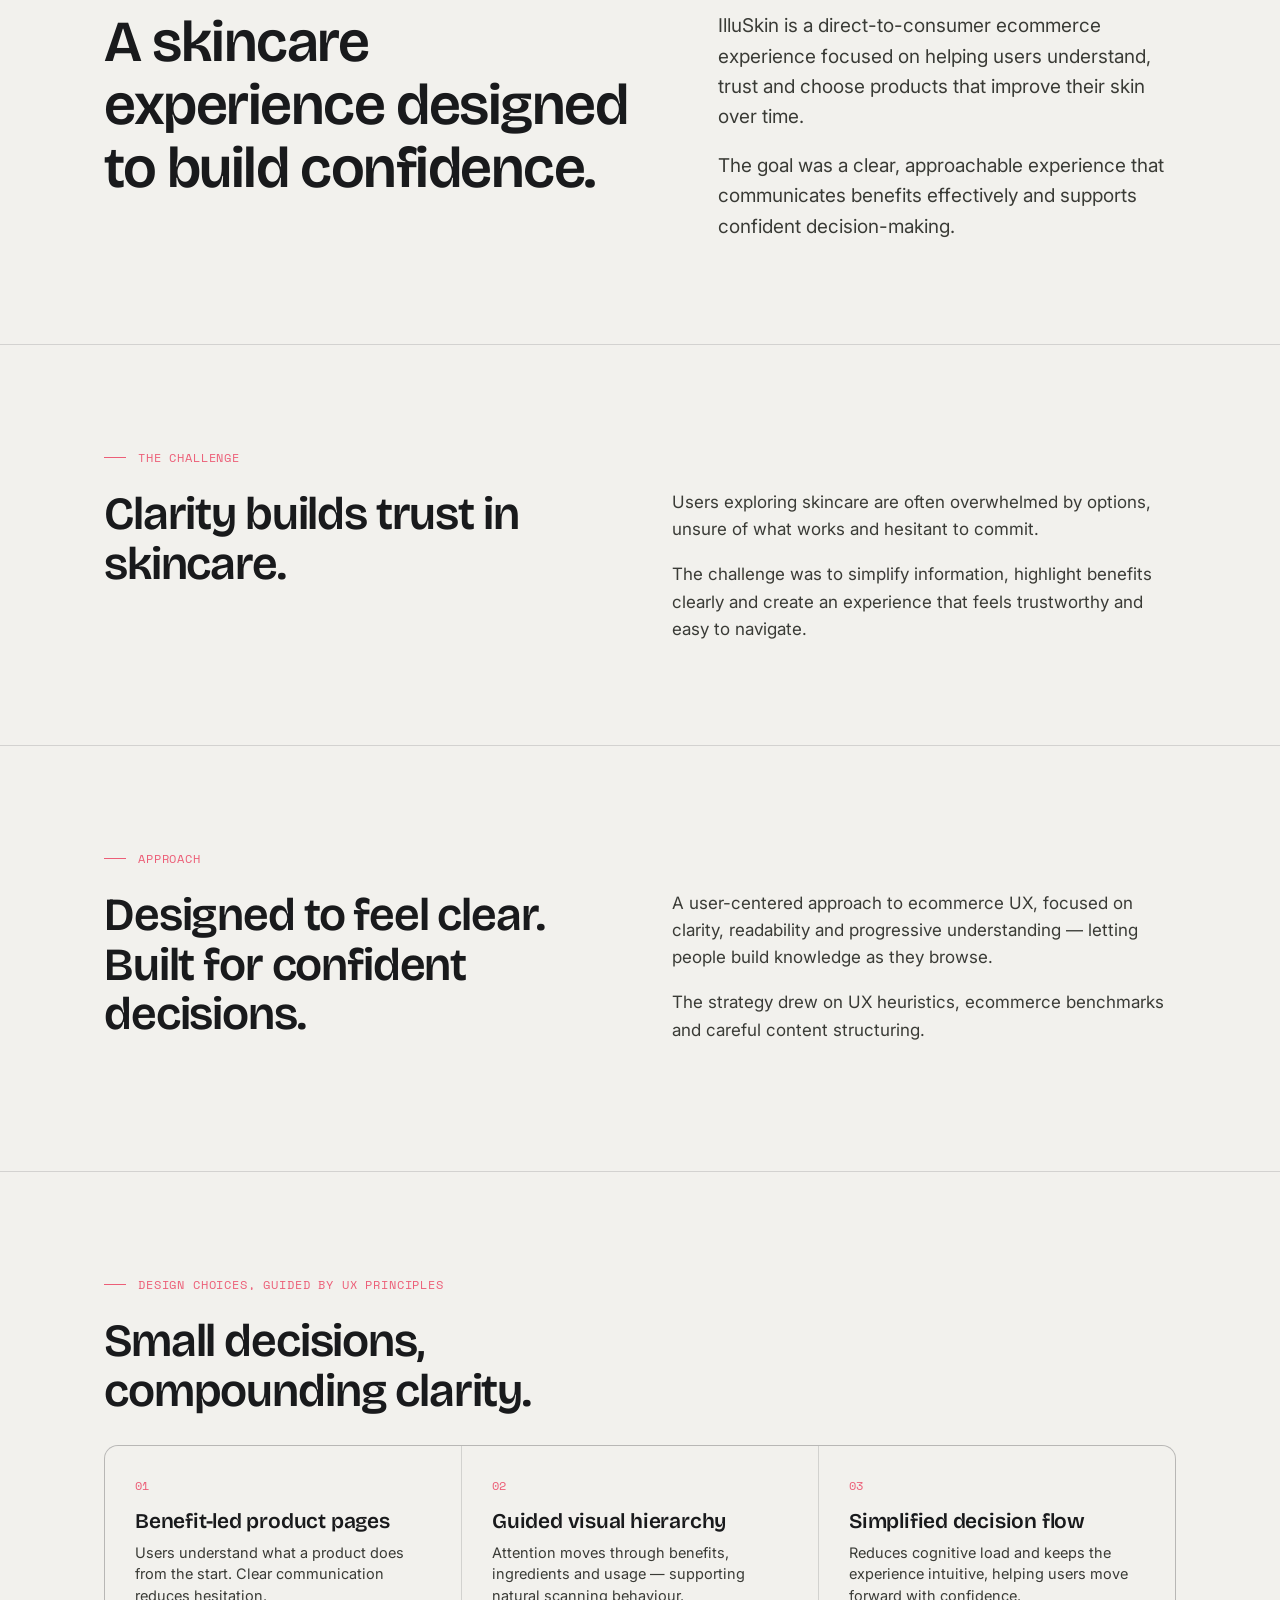
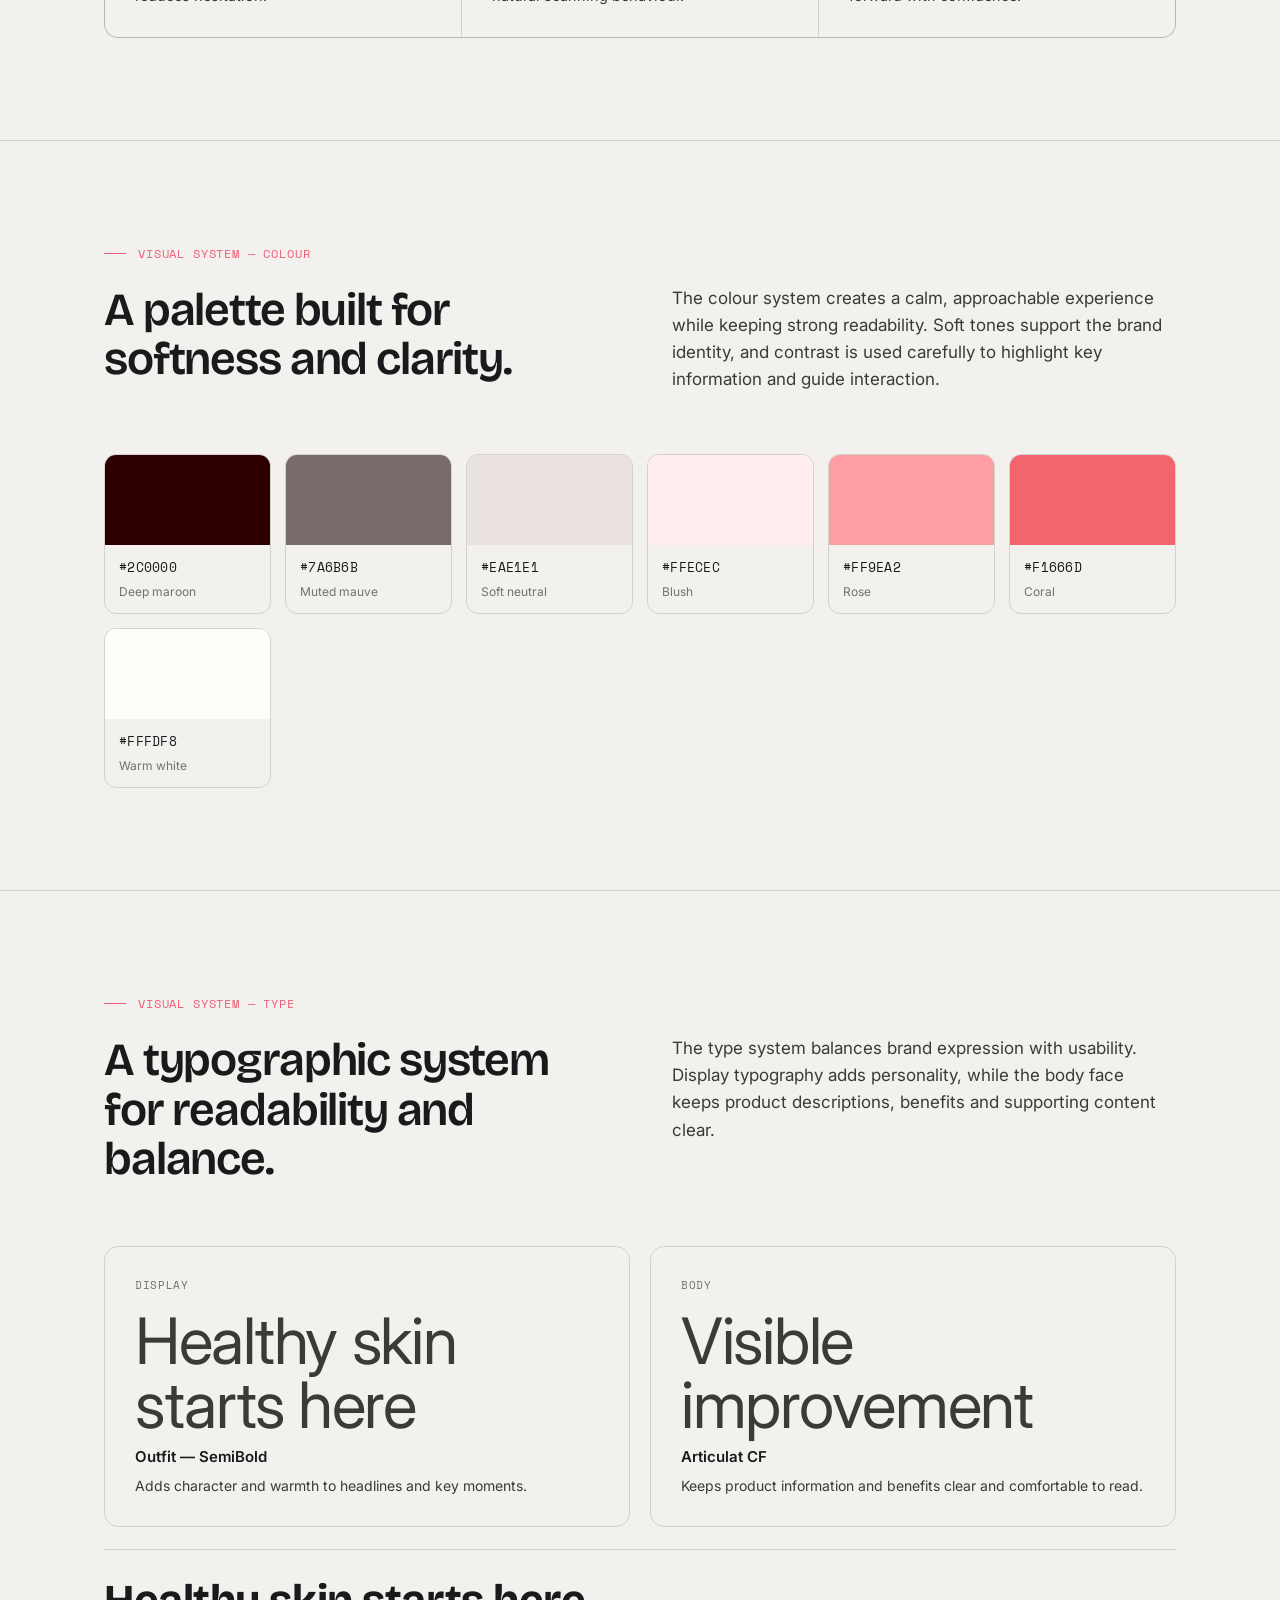
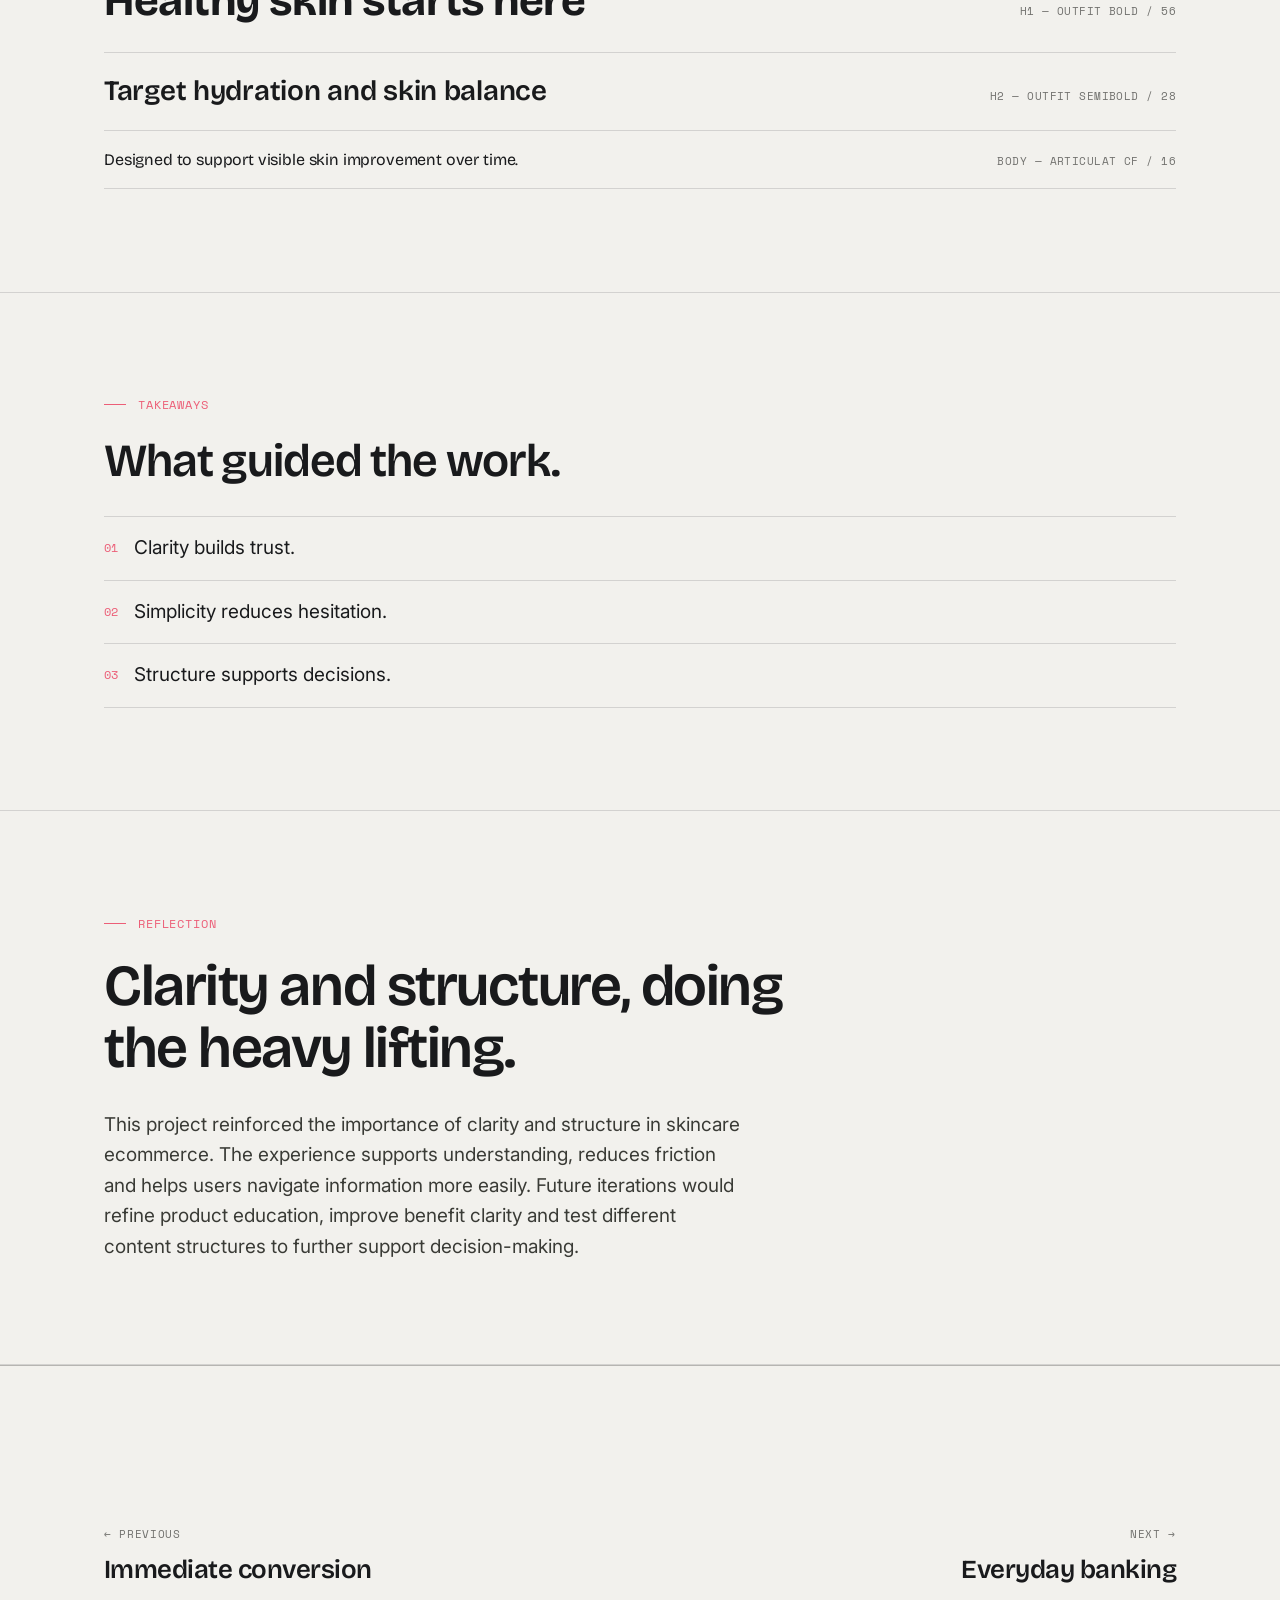
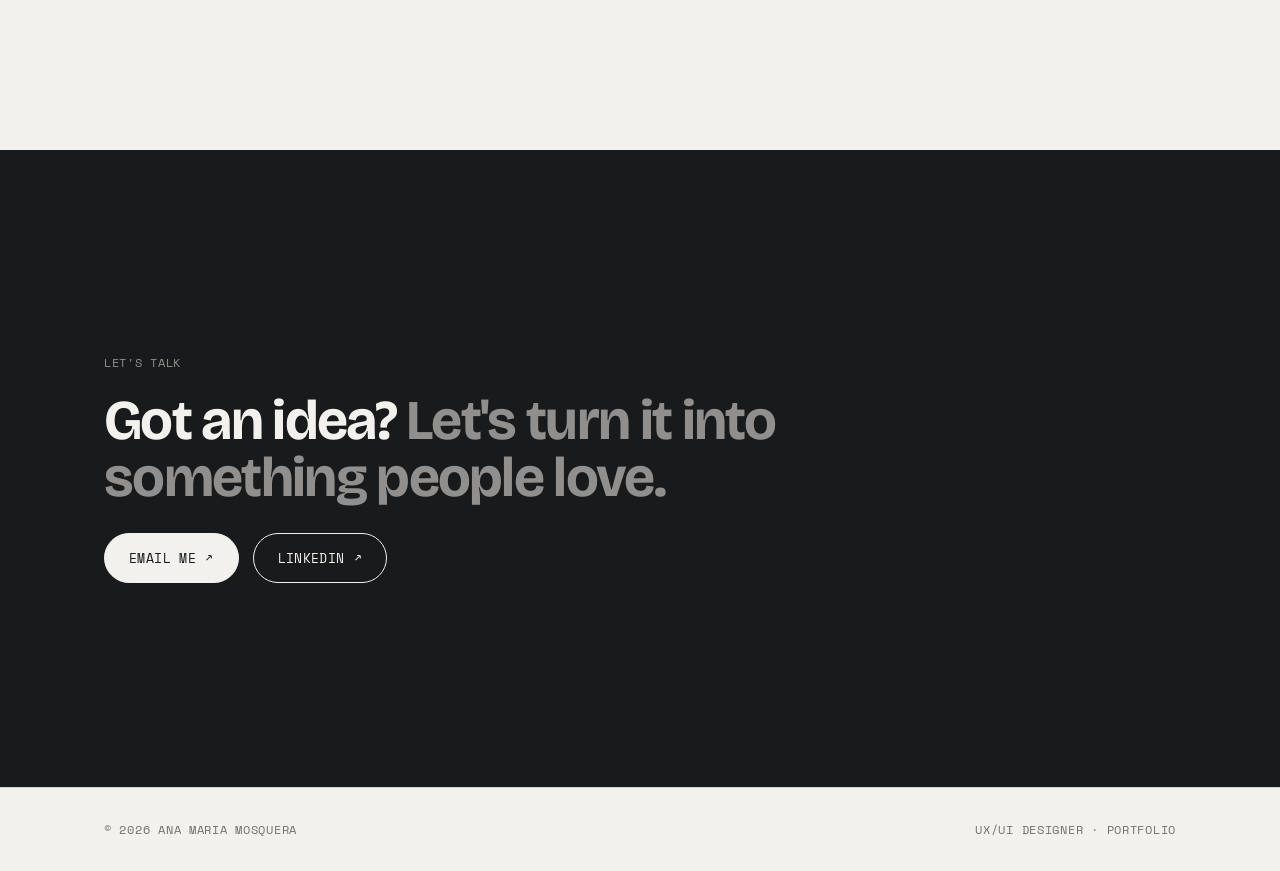
<file: illuskin.html>
<!DOCTYPE html><html lang="en"><head>
<meta charset="UTF-8" /><meta name="viewport" content="width=device-width, initial-scale=1.0" />
<title>IlluSkin — Designing for visible results — Ana Mosquera</title>
<meta name="description" content="How UX, visual hierarchy and product storytelling create a clear, engaging skincare experience." />
<link rel="preconnect" href="https://fonts.googleapis.com" /><link rel="preconnect" href="https://fonts.gstatic.com" crossorigin /><link href="https://fonts.googleapis.com/css2?family=Bricolage+Grotesque:opsz,wght@12..96,400;12..96,500;12..96,600;12..96,700;12..96,800&family=Inter:wght@400;500;600&family=Space+Mono:wght@400;700&display=swap" rel="stylesheet" />
<link rel="stylesheet" href="styles.css" />
</head>
<body data-accent="illuskin" style="--a:var(--illu-accent)">
<a class="skip" href="#main">Skip to content</a>
<main id="main"><header class="nav"><div class="wrap nav-inner">
    <a class="logo" href="index.html"><span class="back">&larr;&nbsp;</span>Ana Mosquera<span class="dot">.</span></a>
    <nav aria-label="Primary"><ul>
      <li class="hide-sm"><a href="index.html#work">Work</a></li>
      <li class="hide-sm"><a href="index.html#about">About</a></li>
      <li><a class="nav-cta" href="index.html#contact">Get in touch</a></li>
    </ul></nav>
  </div></header><section class="cs-hero"><div class="wrap">
      <div class="cs-eyebrow reveal"><span class="chip">Ecommerce</span><span class="chip">UX/UI</span><span class="chip">Product experience</span><span class="chip">Visual design</span></div>
      <p class="for reveal">Designing for</p>
      <h1 class="reveal">visible results</h1>
      <p class="cs-sub reveal">How UX, visual hierarchy and product storytelling create a clear, engaging skincare experience.</p>
      <div class="cs-cover reveal"><img src="images/illuskin.jpg" alt="IlluSkin — skincare ecommerce" />
      </div>
    </div></section><section class="cs-meta"><div class="wrap"><div class="m"><div class="k">Role</div><div class="v">UX/UI design, experience strategy</div></div><div class="m"><div class="k">Context</div><div class="v">Direct-to-consumer skincare ecommerce</div></div><div class="m"><div class="k">Approach</div><div class="v">UX heuristics, ecommerce benchmarks, content structuring</div></div></div></section><section class="cs-sec"><div class="wrap">
      <div class="cs-label reveal">Overview</div>
      <div class="cs-grid narrow">
        <h2 class="stmt lg reveal">A skincare experience designed to build confidence.</h2>
        <div class="reveal"><div class="prose big"><p>IlluSkin is a direct-to-consumer ecommerce experience focused on helping users understand, trust and choose products that improve their skin over time.</p><p>The goal was a clear, approachable experience that communicates benefits effectively and supports confident decision-making.</p></div></div>
      </div></div></section><section class="cs-sec"><div class="wrap">
      <div class="cs-label reveal">The challenge</div>
      <div class="cs-grid">
        <h2 class="stmt reveal">Clarity builds trust in skincare.</h2>
        <div class="reveal"><div class="prose"><p>Users exploring skincare are often overwhelmed by options, unsure of what works and hesitant to commit.</p><p>The challenge was to simplify information, highlight benefits clearly and create an experience that feels trustworthy and easy to navigate.</p></div></div>
      </div></div></section><section class="cs-sec"><div class="wrap">
      <div class="cs-label reveal">Approach</div>
      <div class="cs-grid">
        <h2 class="stmt reveal">Designed to feel clear. Built for confident decisions.</h2>
        <div class="reveal"><div class="prose"><p>A user-centered approach to ecommerce UX, focused on clarity, readability and progressive understanding — letting people build knowledge as they browse.</p><p>The strategy drew on UX heuristics, ecommerce benchmarks and careful content structuring.</p></div></div>
      </div></div></section><section class="cs-sec"><div class="wrap"><div class="cs-label reveal">Design choices, guided by UX principles</div><h2 class="stmt reveal">Small decisions, compounding clarity.</h2><div class="cards reveal"><div class="card"><div class="n">01</div><h4>Benefit-led product pages</h4><p>Users understand what a product does from the start. Clear communication reduces hesitation.</p></div><div class="card"><div class="n">02</div><h4>Guided visual hierarchy</h4><p>Attention moves through benefits, ingredients and usage — supporting natural scanning behaviour.</p></div><div class="card"><div class="n">03</div><h4>Simplified decision flow</h4><p>Reduces cognitive load and keeps the experience intuitive, helping users move forward with confidence.</p></div></div></div></section><section class="cs-sec"><div class="wrap"><div class="cs-label reveal">Visual system — colour</div>
      <div class="cs-grid" style="margin-bottom:40px"><h2 class="stmt reveal">A palette built for softness and clarity.</h2><div class="reveal"><div class="prose"><p>The colour system creates a calm, approachable experience while keeping strong readability. Soft tones support the brand identity, and contrast is used carefully to highlight key information and guide interaction.</p></div></div></div>
      <div class="swatches reveal"><div class="swatch"><div class="chip" style="background:#2C0000"></div><div class="meta"><div class="hex">#2C0000</div><div class="nm">Deep maroon</div></div></div><div class="swatch"><div class="chip" style="background:#7A6B6B"></div><div class="meta"><div class="hex">#7A6B6B</div><div class="nm">Muted mauve</div></div></div><div class="swatch"><div class="chip" style="background:#EAE1E1"></div><div class="meta"><div class="hex">#EAE1E1</div><div class="nm">Soft neutral</div></div></div><div class="swatch"><div class="chip" style="background:#FFECEC"></div><div class="meta"><div class="hex">#FFECEC</div><div class="nm">Blush</div></div></div><div class="swatch"><div class="chip" style="background:#FF9EA2"></div><div class="meta"><div class="hex">#FF9EA2</div><div class="nm">Rose</div></div></div><div class="swatch"><div class="chip" style="background:#F1666D"></div><div class="meta"><div class="hex">#F1666D</div><div class="nm">Coral</div></div></div><div class="swatch"><div class="chip" style="background:#FFFDF8"></div><div class="meta"><div class="hex">#FFFDF8</div><div class="nm">Warm white</div></div></div></div></div></section><section class="cs-sec"><div class="wrap"><div class="cs-label reveal">Visual system — type</div>
      <div class="cs-grid" style="margin-bottom:32px"><h2 class="stmt reveal">A typographic system for readability and balance.</h2><div class="reveal"><div class="prose"><p>The type system balances brand expression with usability. Display typography adds personality, while the body face keeps product descriptions, benefits and supporting content clear.</p></div></div></div>
      <div class="typewrap reveal"><div class="typecard"><div class="role">Display</div><p class="sample">Healthy skin starts here</p><div class="fam">Outfit — SemiBold</div><p>Adds character and warmth to headlines and key moments.</p></div><div class="typecard"><div class="role">Body</div><p class="sample">Visible improvement</p><div class="fam">Articulat CF</div><p>Keeps product information and benefits clear and comfortable to read.</p></div></div><div class="typescale reveal"><div class="r"><div class="s" style="font-family:var(--display);font-weight:700;font-size:clamp(26px,4vw,44px)">Healthy skin starts here</div><div class="t">H1 — Outfit Bold / 56</div></div><div class="r"><div class="s" style="font-family:var(--display);font-weight:600;font-size:clamp(20px,2.6vw,28px)">Target hydration and skin balance</div><div class="t">H2 — Outfit SemiBold / 28</div></div><div class="r"><div class="s" style="font-family:var(--display);font-weight:400;font-size:16px">Designed to support visible skin improvement over time.</div><div class="t">Body — Articulat CF / 16</div></div></div></div></section><section class="cs-sec"><div class="wrap"><div class="cs-label reveal">Takeaways</div><h2 class="stmt reveal">What guided the work.</h2><ul class="insights reveal"><li><span class="b">01</span><span>Clarity builds trust.</span></li><li><span class="b">02</span><span>Simplicity reduces hesitation.</span></li><li><span class="b">03</span><span>Structure supports decisions.</span></li></ul></div></section><section class="cs-sec"><div class="wrap">
      <div class="cs-label reveal">Reflection</div>
      <h2 class="stmt lg reveal">Clarity and structure, doing the heavy lifting.</h2>
      <div class="reveal" style="max-width:62ch"><div class="prose big"><p>This project reinforced the importance of clarity and structure in skincare ecommerce. The experience supports understanding, reduces friction and helps users navigate information more easily. Future iterations would refine product education, improve benefit clarity and test different content structures to further support decision-making.</p></div></div>
    </div></section><section class="pager"><div class="wrap">
      <a class="prev" href="redusculpt.html"><span class="k">&larr; Previous</span><span class="t">Immediate conversion</span></a>
      <a class="next" href="banking.html"><span class="k">Next &rarr;</span><span class="t">Everyday banking</span></a>
    </div></section><section class="cs-cta"><div class="wrap">
      <div class="mono" style="margin-bottom:20px;color:rgba(242,241,237,.55)">Let's talk</div>
      <h2>Got an idea? <span>Let's turn it into something people love.</span></h2>
      <div class="actions">
        <a class="btn primary" href="mailto:anama.mos99@gmail.com">Email me <span class="arr">&#8599;</span></a>
        <a class="btn" href="https://www.linkedin.com/in/ana-mosquera1719/" target="_blank" rel="noopener">LinkedIn <span class="arr">&#8599;</span></a>
      </div>
    </div></section><footer class="foot"><div class="wrap foot-inner">
      <p class="mono">&copy; <span id="yr"></span> Ana Maria Mosquera</p>
      <p class="mono">UX/UI Designer &middot; Portfolio</p>
    </div></footer>
    <script>
      document.getElementById('yr').textContent=new Date().getFullYear();
      (function(){var els=document.querySelectorAll('.reveal');
       if(!('IntersectionObserver' in window)){els.forEach(function(e){e.classList.add('in');});return;}
       var io=new IntersectionObserver(function(en){en.forEach(function(e){if(e.isIntersecting){e.target.classList.add('in');io.unobserve(e.target);}});},{threshold:.1,rootMargin:'0px 0px -6% 0px'});
       els.forEach(function(e){io.observe(e);});})();
    </script></main>
</body></html>
</file>
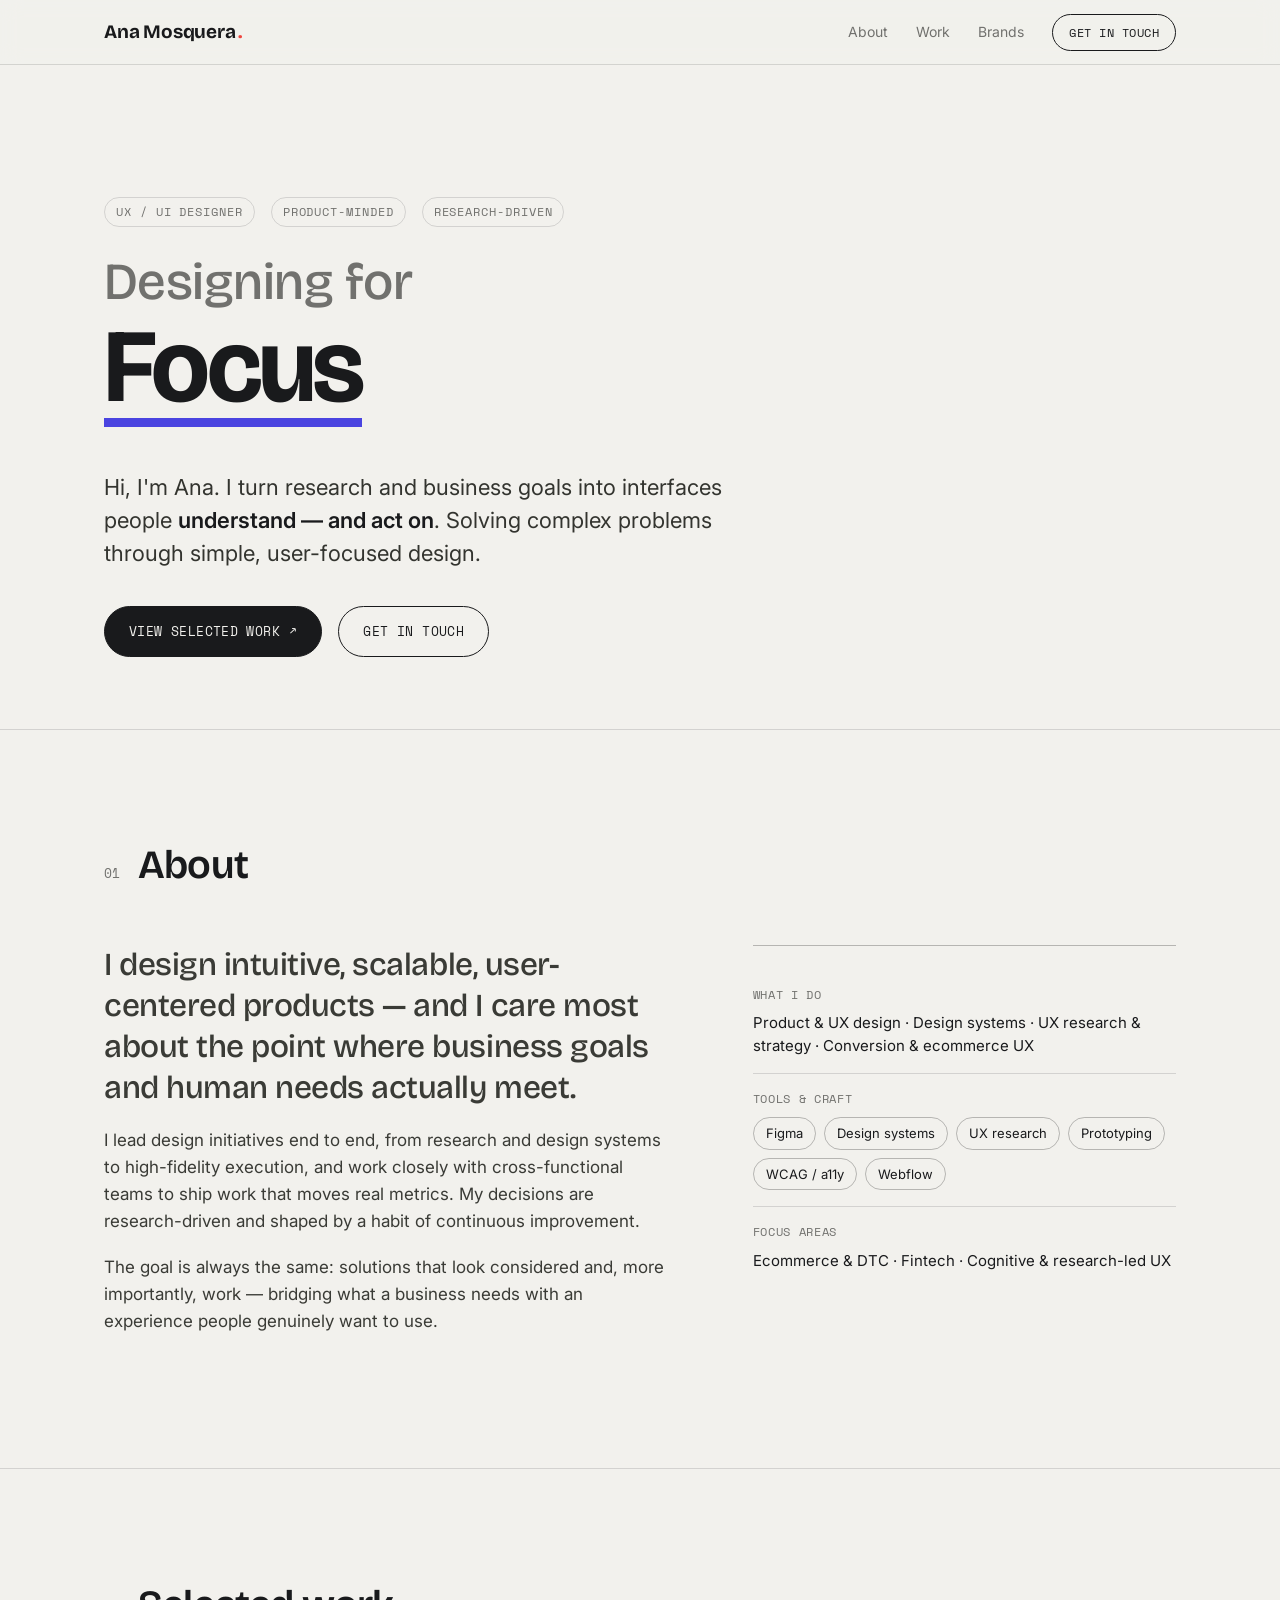
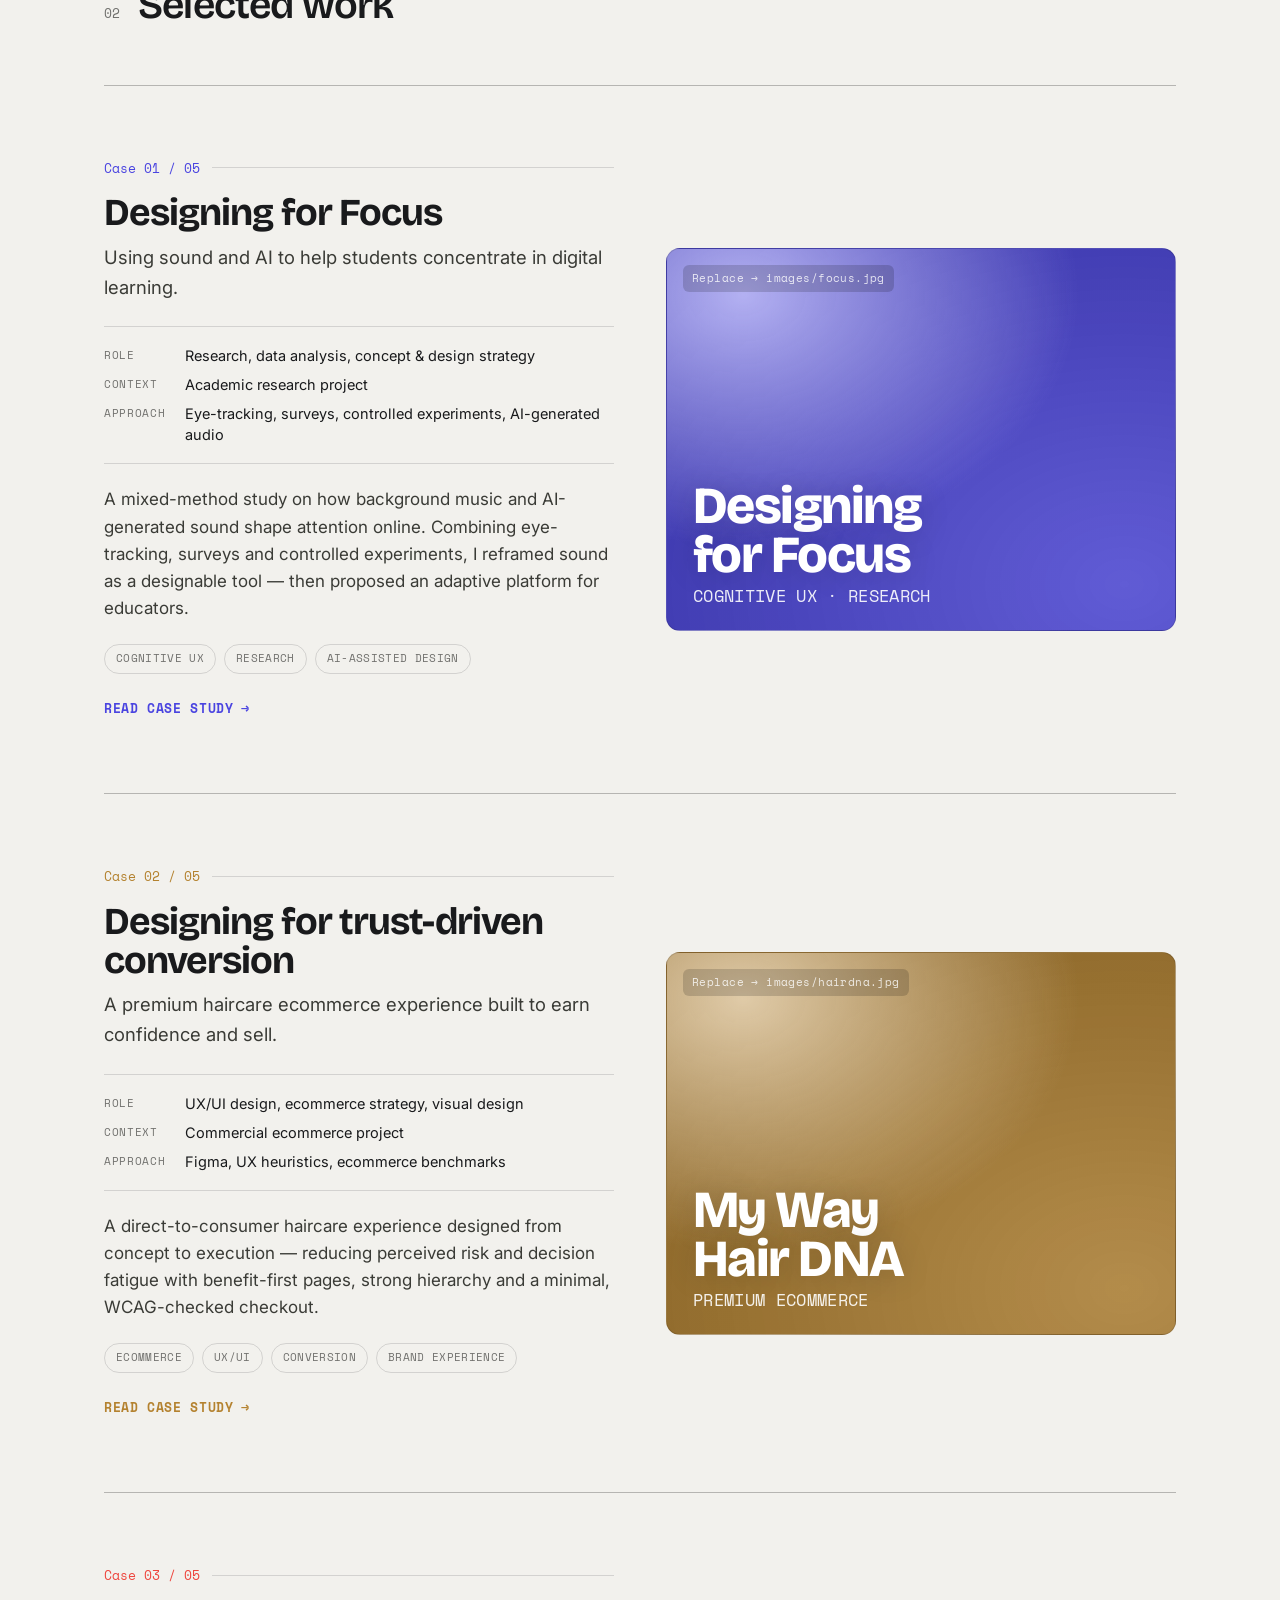
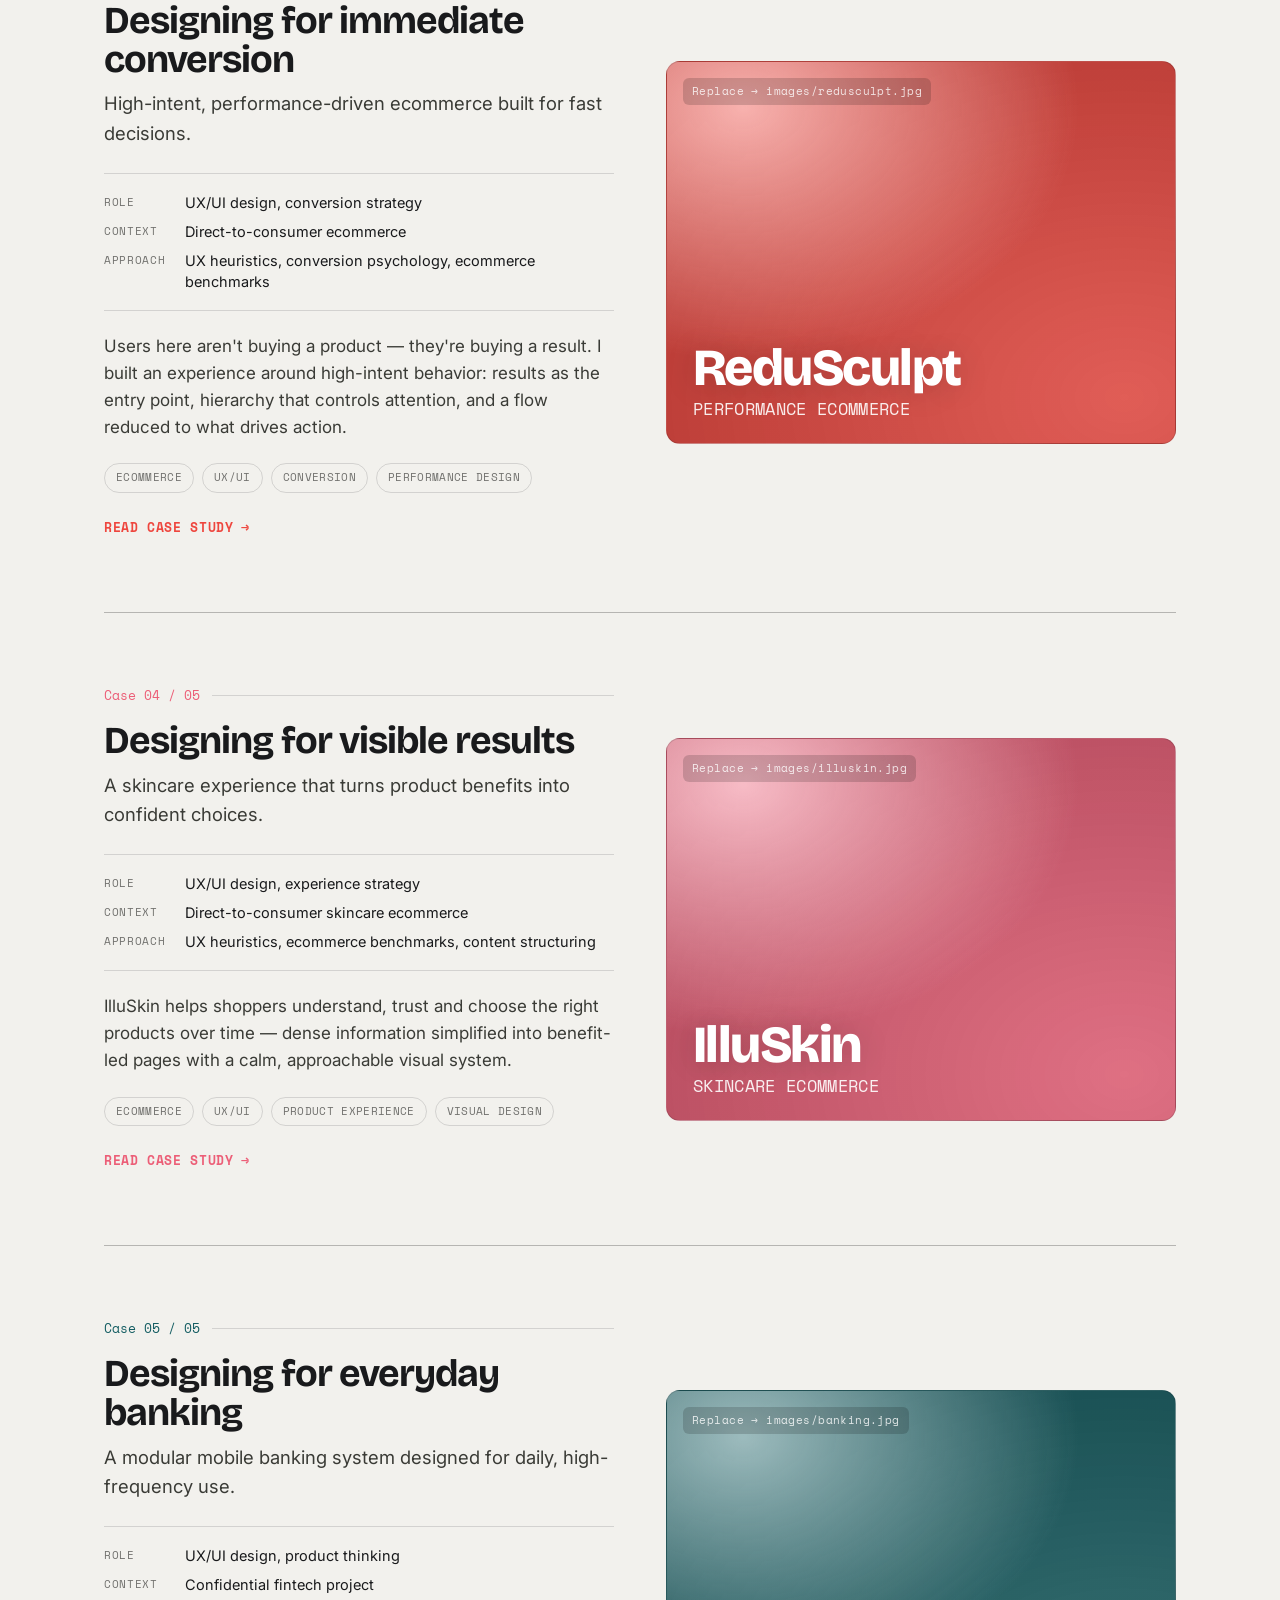
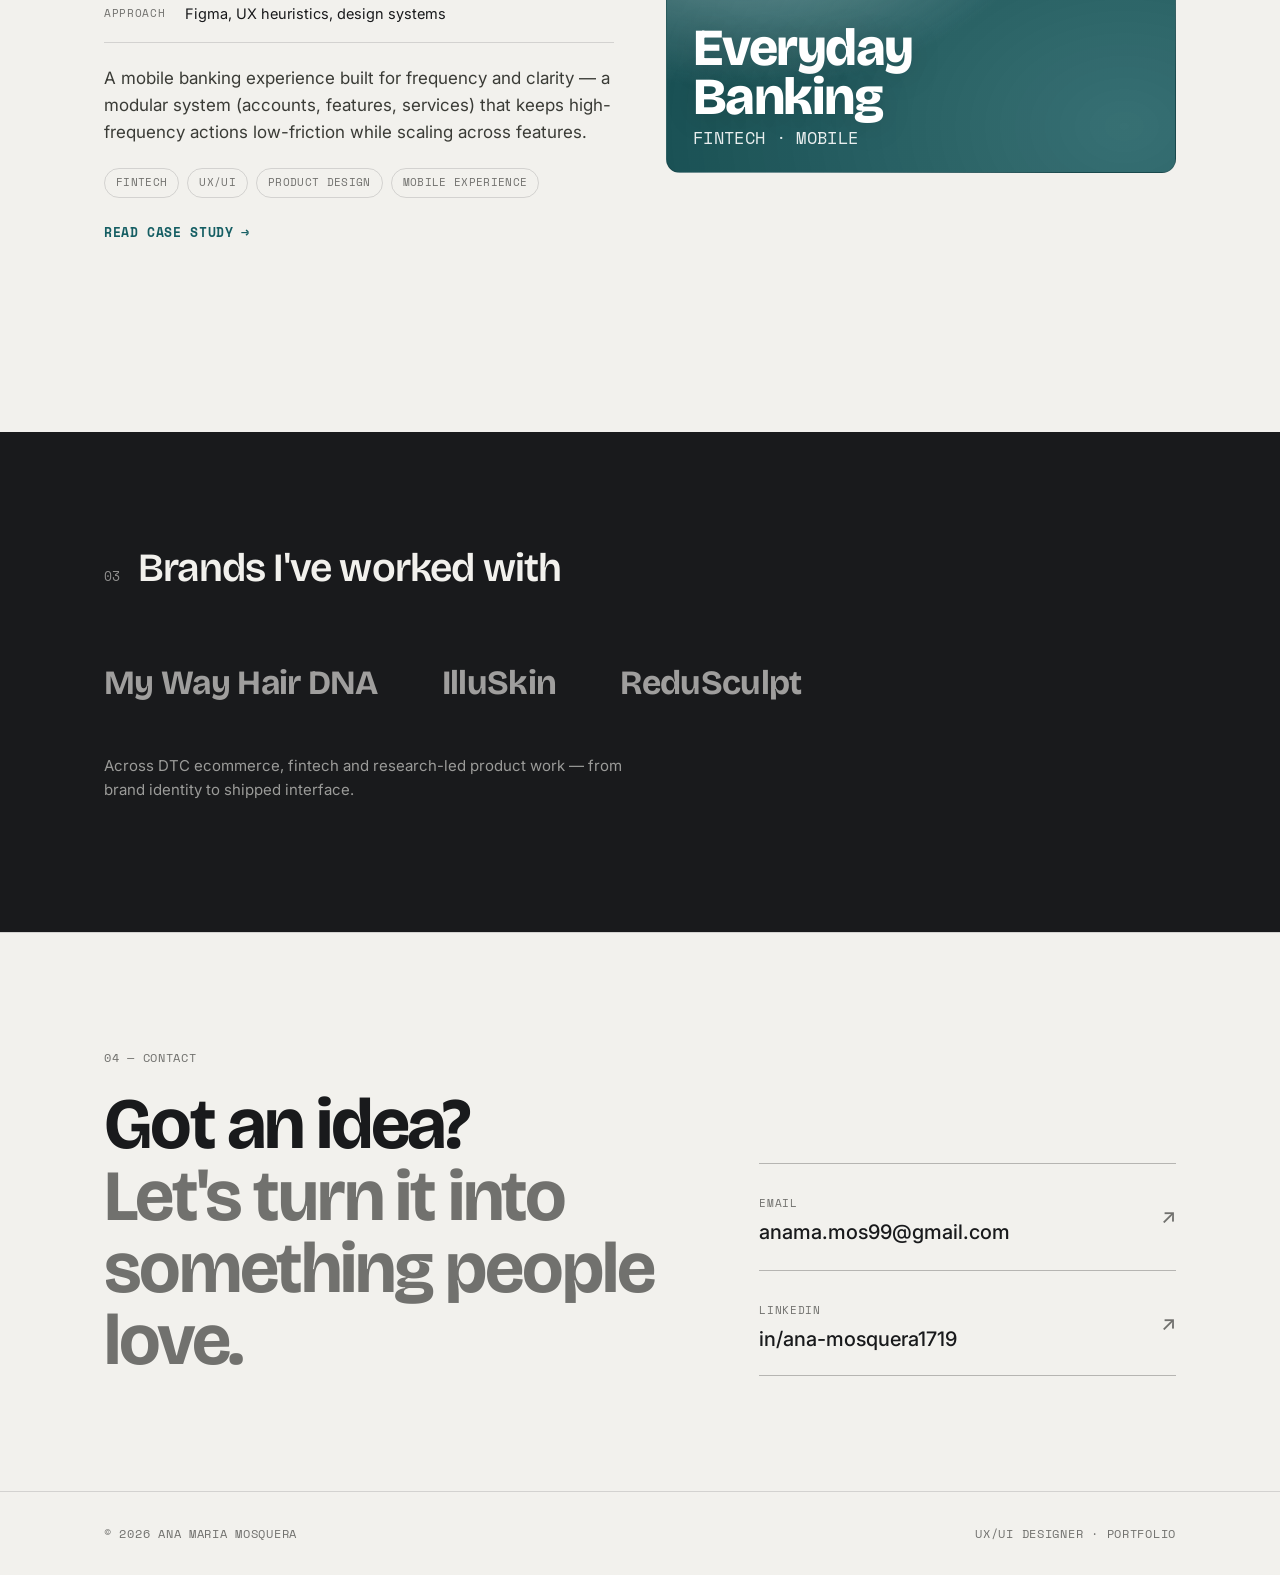
<file: index (1).html>
<!DOCTYPE html>
<html lang="en">
<head>
<meta charset="UTF-8" />
<meta name="viewport" content="width=device-width, initial-scale=1.0" />
<title>Ana Mosquera — UX/UI Designer</title>
<meta name="description" content="Ana Mosquera is a UX/UI designer turning research and business goals into interfaces people understand and act on. Selected work across ecommerce, fintech and cognitive UX." />
<meta name="author" content="Ana Maria Mosquera" />
<meta property="og:title" content="Ana Mosquera — UX/UI Designer" />
<meta property="og:description" content="Research-driven, product-minded UX/UI design across ecommerce, fintech and cognitive UX." />
<meta property="og:type" content="website" />
<link rel="preconnect" href="https://fonts.googleapis.com" />
<link rel="preconnect" href="https://fonts.gstatic.com" crossorigin />
<link href="https://fonts.googleapis.com/css2?family=Bricolage+Grotesque:opsz,wght@12..96,400;12..96,500;12..96,600;12..96,700;12..96,800&family=Inter:wght@400;500;600&family=Space+Mono:wght@400;700&display=swap" rel="stylesheet" />
<link rel="stylesheet" href="styles.css" />
</head>
<body>
<a class="skip" href="#work">Skip to work</a>

<header class="nav">
  <div class="wrap nav-inner">
    <a class="logo" href="#top">Ana Mosquera<span class="dot">.</span></a>
    <nav aria-label="Primary">
      <ul>
        <li class="hide-sm"><a href="#about">About</a></li>
        <li class="hide-sm"><a href="#work">Work</a></li>
        <li class="hide-sm"><a href="#brands">Brands</a></li>
        <li><a class="nav-cta" href="#contact">Get in touch</a></li>
      </ul>
    </nav>
  </div>
</header>

<main id="top">
  <!-- HERO -->
  <section class="hero" aria-labelledby="hero-title">
    <div class="wrap">
      <div class="eyebrow reveal">
        <span class="chip">UX / UI Designer</span>
        <span class="chip">Product-minded</span>
        <span class="chip">Research-driven</span>
      </div>
      <h1 id="hero-title" class="reveal">
        <span class="for">Designing for</span>
        <span class="rot" id="rotator" aria-live="polite">Focus</span>
      </h1>
      <p class="lede reveal">
        Hi, I'm Ana. I turn research and business goals into interfaces people
        <strong>understand — and act on</strong>. Solving complex problems through simple,
        user-focused design.
      </p>
      <div class="hero-actions reveal">
        <a class="btn primary" href="#work">View selected work <span class="arr">↗</span></a>
        <a class="btn ghost" href="#contact">Get in touch</a>
      </div>
    </div>
  </section>

  <!-- ABOUT -->
  <section id="about" aria-labelledby="about-h">
    <div class="wrap">
      <div class="sec-head reveal"><span class="idx">01</span><h2 id="about-h">About</h2></div>
      <div class="about-grid">
        <div class="about-body reveal">
          <p class="about-lead">I design intuitive, scalable, user-centered products — and I care most about the point where business goals and human needs actually meet.</p>
          <p>I lead design initiatives end to end, from research and design systems to high-fidelity execution, and work closely with cross-functional teams to ship work that moves real metrics. My decisions are research-driven and shaped by a habit of continuous improvement.</p>
          <p>The goal is always the same: solutions that look considered and, more importantly, work — bridging what a business needs with an experience people genuinely want to use.</p>
        </div>
        <aside class="about-side reveal">
          <div class="row"><div class="k">What I do</div><div class="v">Product &amp; UX design · Design systems · UX research &amp; strategy · Conversion &amp; ecommerce UX</div></div>
          <div class="row"><div class="k">Tools &amp; craft</div><div class="tags"><span>Figma</span><span>Design systems</span><span>UX research</span><span>Prototyping</span><span>WCAG / a11y</span><span>Webflow</span></div></div>
          <div class="row"><div class="k">Focus areas</div><div class="v">Ecommerce &amp; DTC · Fintech · Cognitive &amp; research-led UX</div></div>
        </aside>
      </div>
    </div>
  </section>

  <!-- WORK -->
  <section id="work" aria-labelledby="work-h">
    <div class="wrap">
      <div class="sec-head reveal"><span class="idx">02</span><h2 id="work-h">Selected work</h2></div>

      <a class="case-link" href="focus.html">
      <article class="case reveal" style="--a:var(--focus-accent)">
        <div class="canvas">
          <span class="imgnote">Replace → images/focus.jpg</span>
          <div class="brandmark">Designing<br>for Focus<small>Cognitive UX · Research</small></div>
        </div>
        <div class="body">
          <div class="caseidx">Case 01 / 05</div>
          <h3>Designing for Focus</h3>
          <p class="sub">Using sound and AI to help students concentrate in digital learning.</p>
          <dl class="spec">
            <dt>Role</dt><dd>Research, data analysis, concept &amp; design strategy</dd>
            <dt>Context</dt><dd>Academic research project</dd>
            <dt>Approach</dt><dd>Eye-tracking, surveys, controlled experiments, AI-generated audio</dd>
          </dl>
          <p class="summary">A mixed-method study on how background music and AI-generated sound shape attention online. Combining eye-tracking, surveys and controlled experiments, I reframed sound as a designable tool — then proposed an adaptive platform for educators.</p>
          <div class="tags"><span>Cognitive UX</span><span>Research</span><span>AI-assisted design</span></div>
          <span class="readmore">Read case study <span class="arr">→</span></span>
        </div>
      </article>
      </a>

      <a class="case-link" href="hairdna.html">
      <article class="case reveal" style="--a:var(--hair-accent)">
        <div class="canvas">
          <span class="imgnote">Replace → images/hairdna.jpg</span>
          <div class="brandmark">My Way<br>Hair DNA<small>Premium ecommerce</small></div>
        </div>
        <div class="body">
          <div class="caseidx">Case 02 / 05</div>
          <h3>Designing for trust-driven conversion</h3>
          <p class="sub">A premium haircare ecommerce experience built to earn confidence and sell.</p>
          <dl class="spec">
            <dt>Role</dt><dd>UX/UI design, ecommerce strategy, visual design</dd>
            <dt>Context</dt><dd>Commercial ecommerce project</dd>
            <dt>Approach</dt><dd>Figma, UX heuristics, ecommerce benchmarks</dd>
          </dl>
          <p class="summary">A direct-to-consumer haircare experience designed from concept to execution — reducing perceived risk and decision fatigue with benefit-first pages, strong hierarchy and a minimal, WCAG-checked checkout.</p>
          <div class="tags"><span>Ecommerce</span><span>UX/UI</span><span>Conversion</span><span>Brand experience</span></div>
          <span class="readmore">Read case study <span class="arr">→</span></span>
        </div>
      </article>
      </a>

      <a class="case-link" href="redusculpt.html">
      <article class="case reveal" style="--a:var(--redu-accent)">
        <div class="canvas">
          <span class="imgnote">Replace → images/redusculpt.jpg</span>
          <div class="brandmark">ReduSculpt<small>Performance ecommerce</small></div>
        </div>
        <div class="body">
          <div class="caseidx">Case 03 / 05</div>
          <h3>Designing for immediate conversion</h3>
          <p class="sub">High-intent, performance-driven ecommerce built for fast decisions.</p>
          <dl class="spec">
            <dt>Role</dt><dd>UX/UI design, conversion strategy</dd>
            <dt>Context</dt><dd>Direct-to-consumer ecommerce</dd>
            <dt>Approach</dt><dd>UX heuristics, conversion psychology, ecommerce benchmarks</dd>
          </dl>
          <p class="summary">Users here aren't buying a product — they're buying a result. I built an experience around high-intent behavior: results as the entry point, hierarchy that controls attention, and a flow reduced to what drives action.</p>
          <div class="tags"><span>Ecommerce</span><span>UX/UI</span><span>Conversion</span><span>Performance design</span></div>
          <span class="readmore">Read case study <span class="arr">→</span></span>
        </div>
      </article>
      </a>

      <a class="case-link" href="illuskin.html">
      <article class="case reveal" style="--a:var(--illu-accent)">
        <div class="canvas">
          <span class="imgnote">Replace → images/illuskin.jpg</span>
          <div class="brandmark">IlluSkin<small>Skincare ecommerce</small></div>
        </div>
        <div class="body">
          <div class="caseidx">Case 04 / 05</div>
          <h3>Designing for visible results</h3>
          <p class="sub">A skincare experience that turns product benefits into confident choices.</p>
          <dl class="spec">
            <dt>Role</dt><dd>UX/UI design, experience strategy</dd>
            <dt>Context</dt><dd>Direct-to-consumer skincare ecommerce</dd>
            <dt>Approach</dt><dd>UX heuristics, ecommerce benchmarks, content structuring</dd>
          </dl>
          <p class="summary">IlluSkin helps shoppers understand, trust and choose the right products over time — dense information simplified into benefit-led pages with a calm, approachable visual system.</p>
          <div class="tags"><span>Ecommerce</span><span>UX/UI</span><span>Product experience</span><span>Visual design</span></div>
          <span class="readmore">Read case study <span class="arr">→</span></span>
        </div>
      </article>
      </a>

      <a class="case-link" href="banking.html">
      <article class="case reveal" style="--a:var(--bank-accent)">
        <div class="canvas">
          <span class="imgnote">Replace → images/banking.jpg</span>
          <div class="brandmark">Everyday<br>Banking<small>Fintech · Mobile</small></div>
        </div>
        <div class="body">
          <div class="caseidx">Case 05 / 05</div>
          <h3>Designing for everyday banking</h3>
          <p class="sub">A modular mobile banking system designed for daily, high-frequency use.</p>
          <dl class="spec">
            <dt>Role</dt><dd>UX/UI design, product thinking</dd>
            <dt>Context</dt><dd>Confidential fintech project</dd>
            <dt>Approach</dt><dd>Figma, UX heuristics, design systems</dd>
          </dl>
          <p class="summary">A mobile banking experience built for frequency and clarity — a modular system (accounts, features, services) that keeps high-frequency actions low-friction while scaling across features.</p>
          <div class="tags"><span>Fintech</span><span>UX/UI</span><span>Product design</span><span>Mobile experience</span></div>
          <span class="readmore">Read case study <span class="arr">→</span></span>
        </div>
      </article>
      </a>

    </div>
  </section>

  <!-- BRANDS -->
  <section id="brands" aria-labelledby="brands-h">
    <div class="wrap">
      <div class="sec-head reveal"><span class="idx">03</span><h2 id="brands-h">Brands I've worked with</h2></div>
      <div class="brandline reveal">
        <span class="bm">My Way Hair DNA</span>
        <span class="bm">IlluSkin</span>
        <span class="bm">ReduSculpt</span>
      </div>
      <p class="foot reveal">Across DTC ecommerce, fintech and research-led product work — from brand identity to shipped interface.</p>
    </div>
  </section>

  <!-- CONTACT -->
  <section id="contact" aria-labelledby="contact-h">
    <div class="wrap">
      <div class="contact-grid">
        <div class="reveal">
          <div class="mono" style="margin-bottom:20px;">04 — Contact</div>
          <h2 id="contact-h">Got an idea?<br><span>Let's turn it into something people love.</span></h2>
        </div>
        <div class="contact-links reveal">
          <a href="mailto:anama.mos99@gmail.com"><span><span class="m">Email</span><br>anama.mos99@gmail.com</span><span class="arr">↗</span></a>
          <a href="https://www.linkedin.com/in/ana-mosquera1719/" target="_blank" rel="noopener"><span><span class="m">LinkedIn</span><br>in/ana-mosquera1719</span><span class="arr">↗</span></a>
        </div>
      </div>
    </div>
  </section>
</main>

<footer class="foot">
  <div class="wrap foot-inner">
    <p class="mono">© <span id="yr"></span> Ana Maria Mosquera</p>
    <p class="mono">UX/UI Designer · Portfolio</p>
  </div>
</footer>

<script>
  document.getElementById('yr').textContent = new Date().getFullYear();
  (function(){
    var words=[{t:'Focus',c:'var(--focus-accent)'},{t:'trust',c:'var(--hair-accent)'},{t:'conversion',c:'var(--redu-accent)'},{t:'visible results',c:'var(--illu-accent)'},{t:'everyday banking',c:'var(--bank-accent)'}];
    var el=document.getElementById('rotator');
    if(window.matchMedia('(prefers-reduced-motion: reduce)').matches){return;}
    var i=0;
    function tick(){i=(i+1)%words.length;el.style.opacity=0;el.style.transition='opacity .28s ease';setTimeout(function(){el.textContent=words[i].t;el.style.setProperty('--rot',words[i].c);el.style.opacity=1;},280);}
    el.style.setProperty('--rot',words[0].c);
    setInterval(tick,2400);
  })();
  (function(){
    var els=document.querySelectorAll('.reveal');
    if(!('IntersectionObserver' in window)){els.forEach(function(e){e.classList.add('in');});return;}
    var io=new IntersectionObserver(function(en){en.forEach(function(e){if(e.isIntersecting){e.target.classList.add('in');io.unobserve(e.target);}});},{threshold:.12,rootMargin:'0px 0px -8% 0px'});
    els.forEach(function(e){io.observe(e);});
  })();
</script>
</body>
</html>
</file>
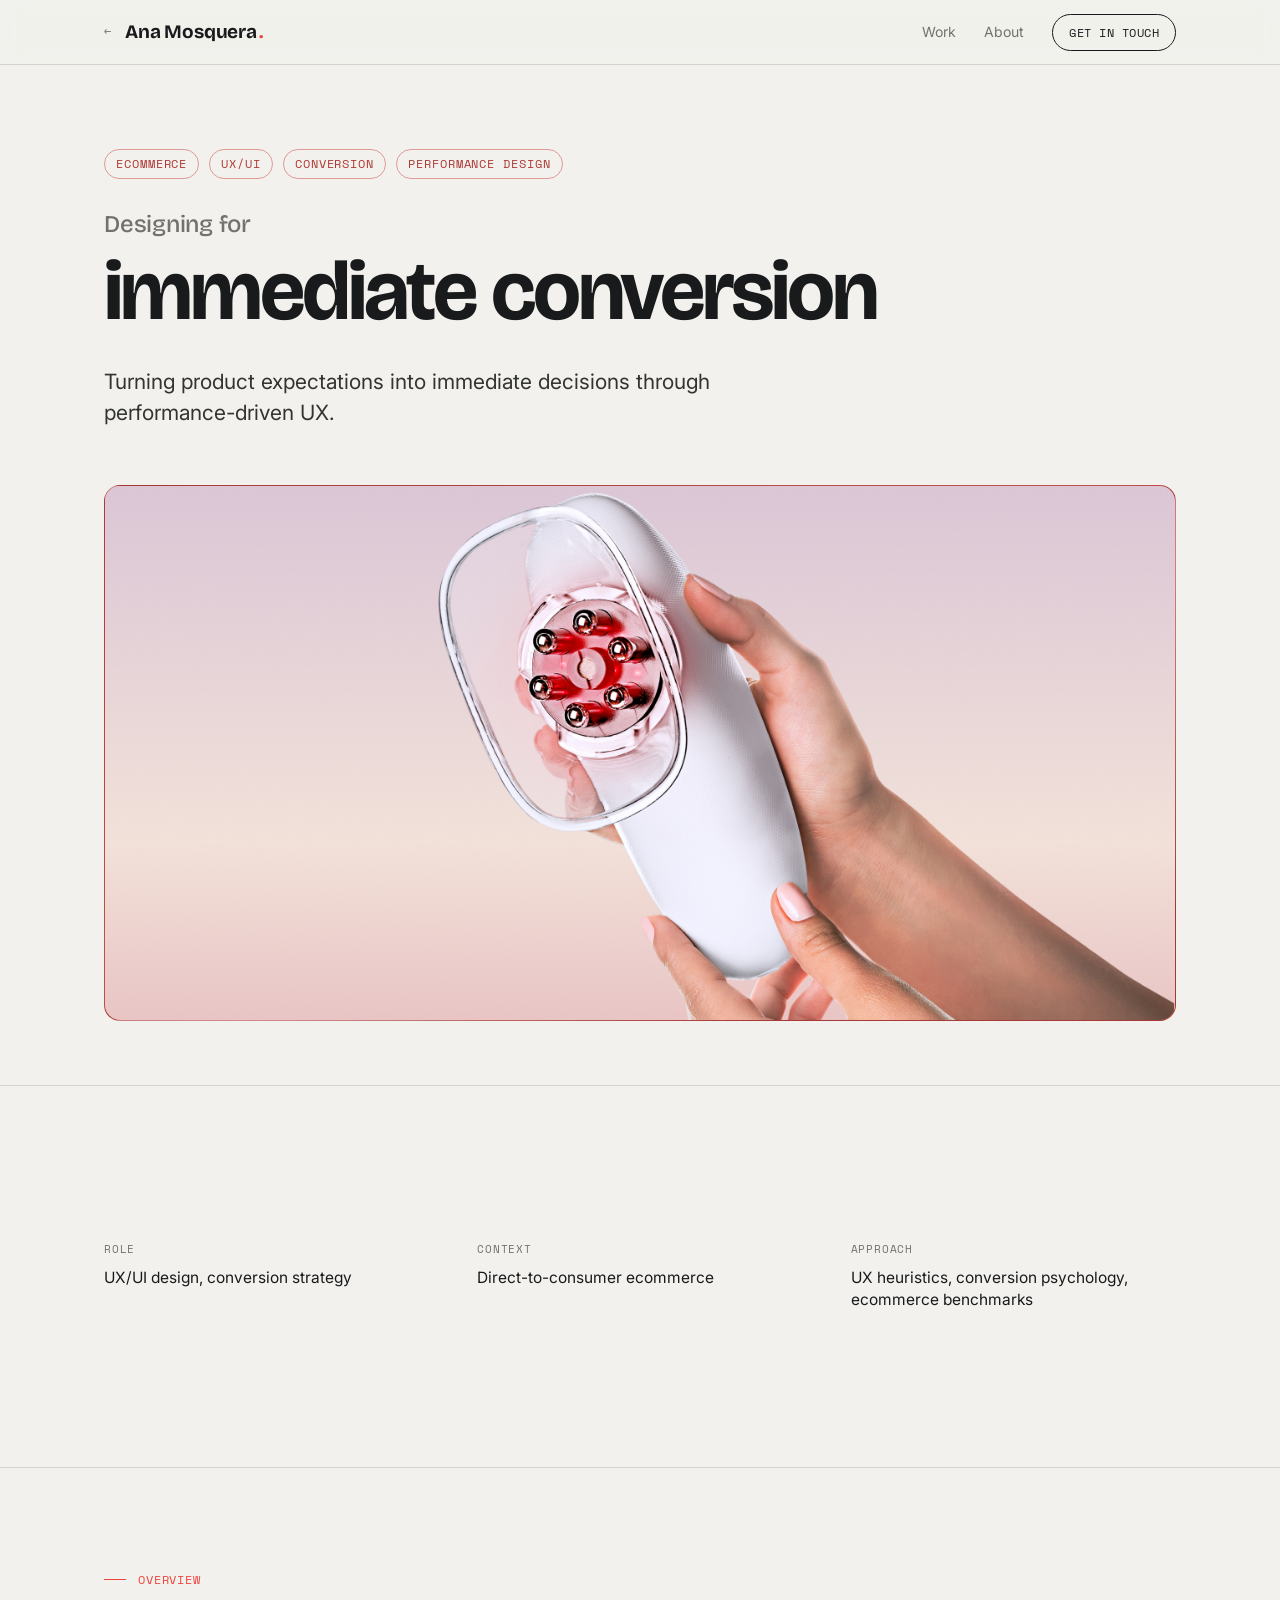
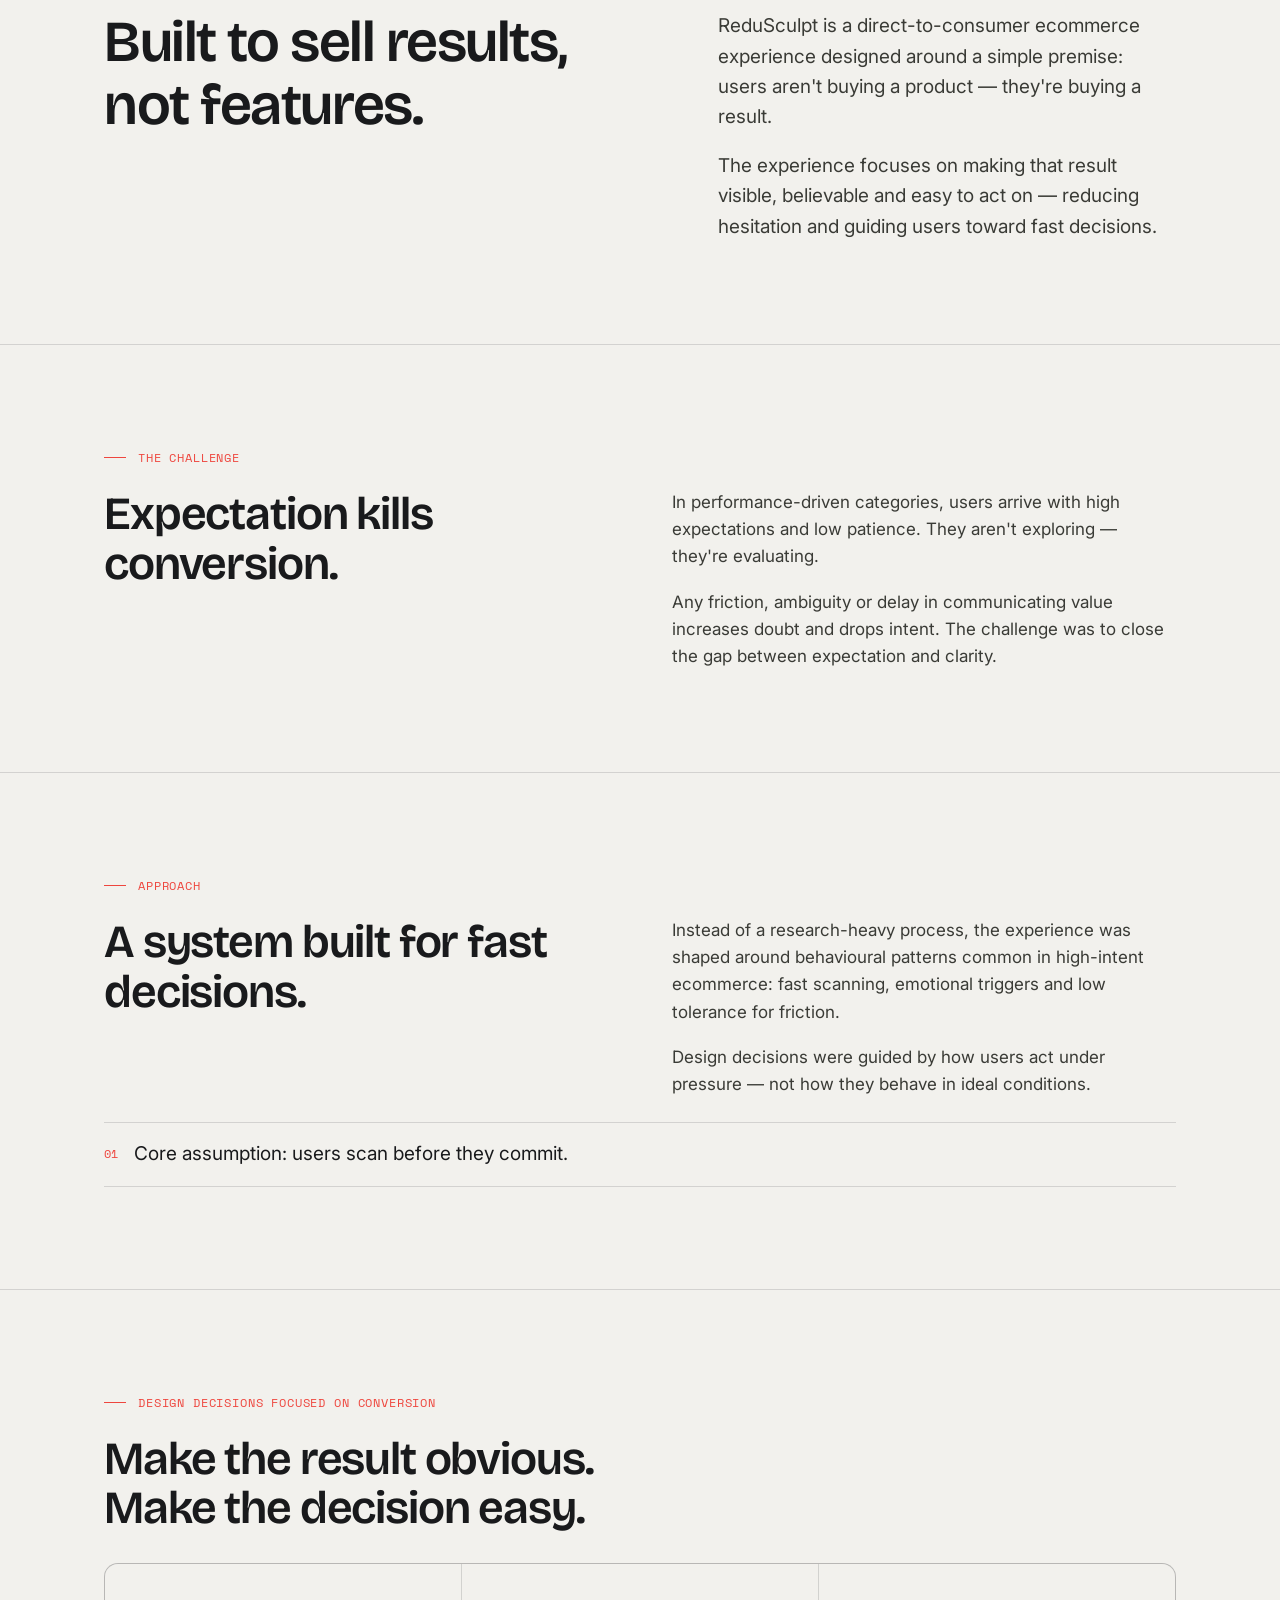
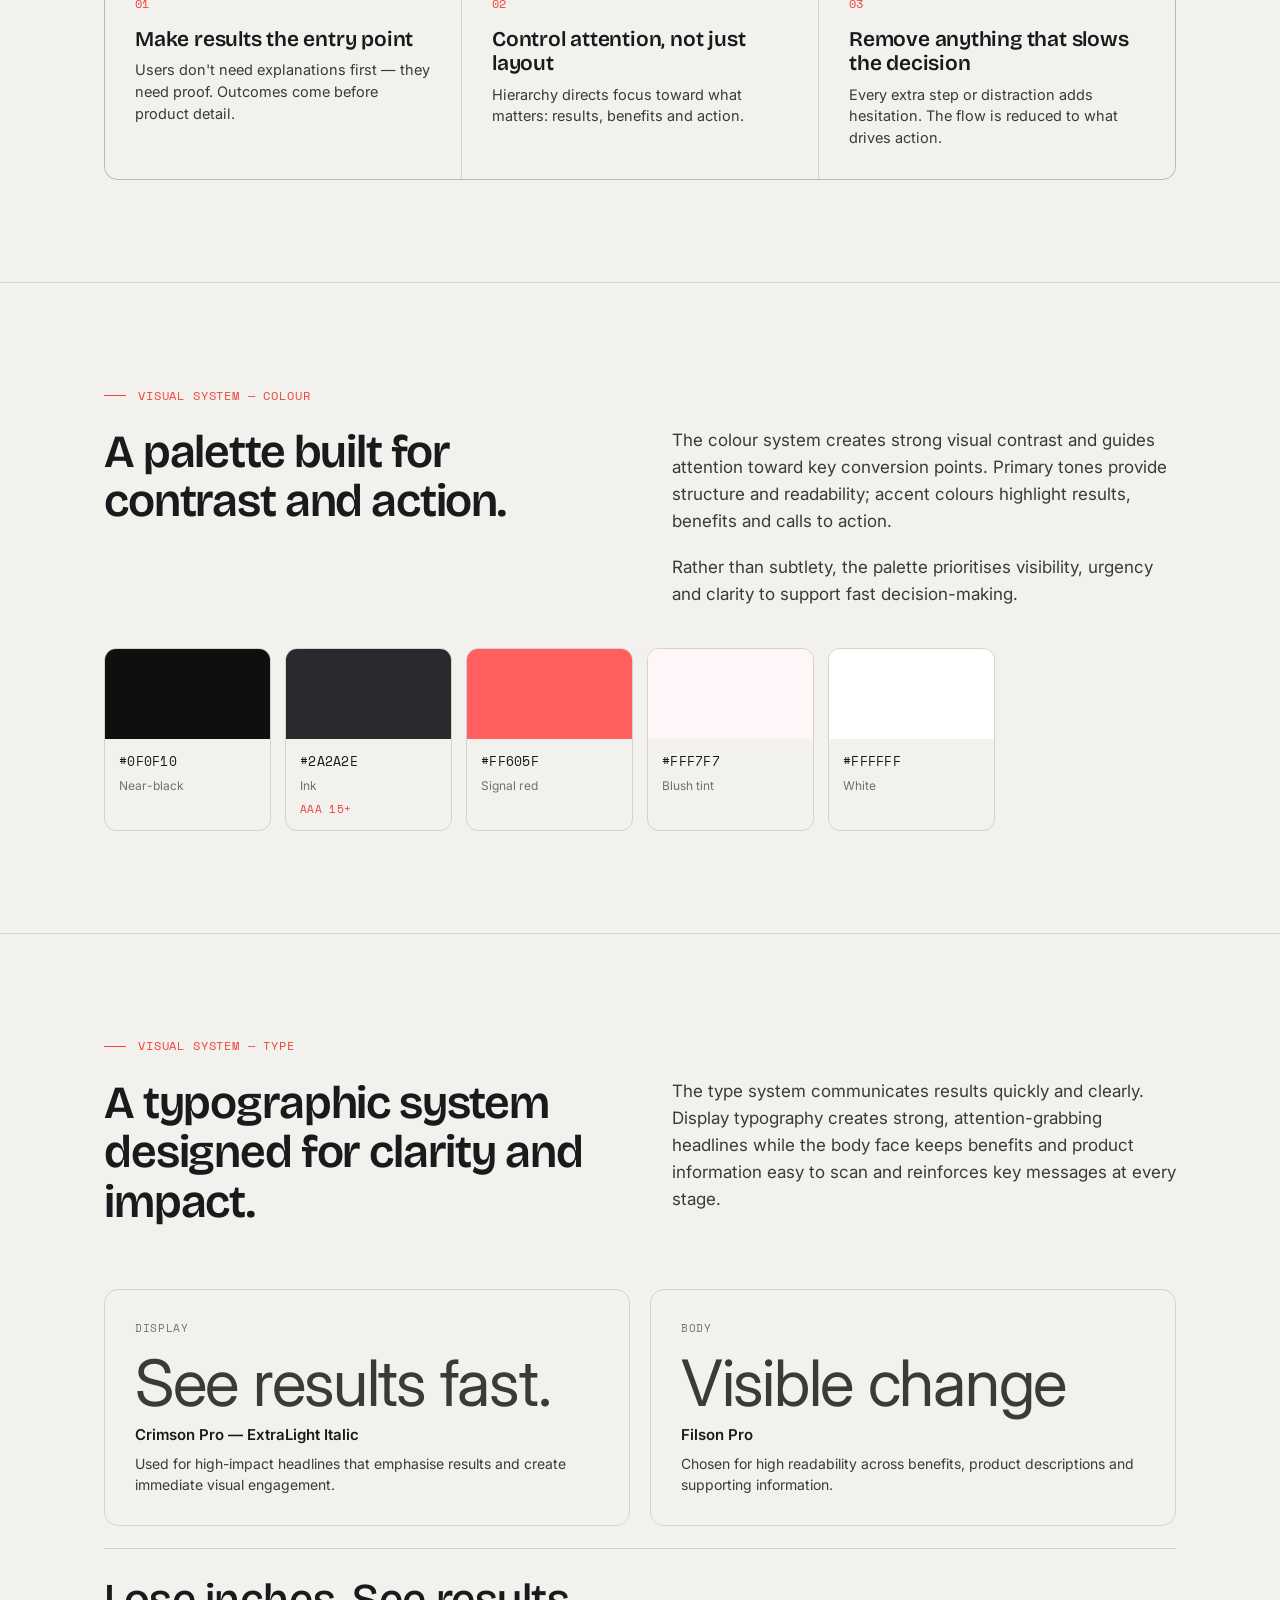
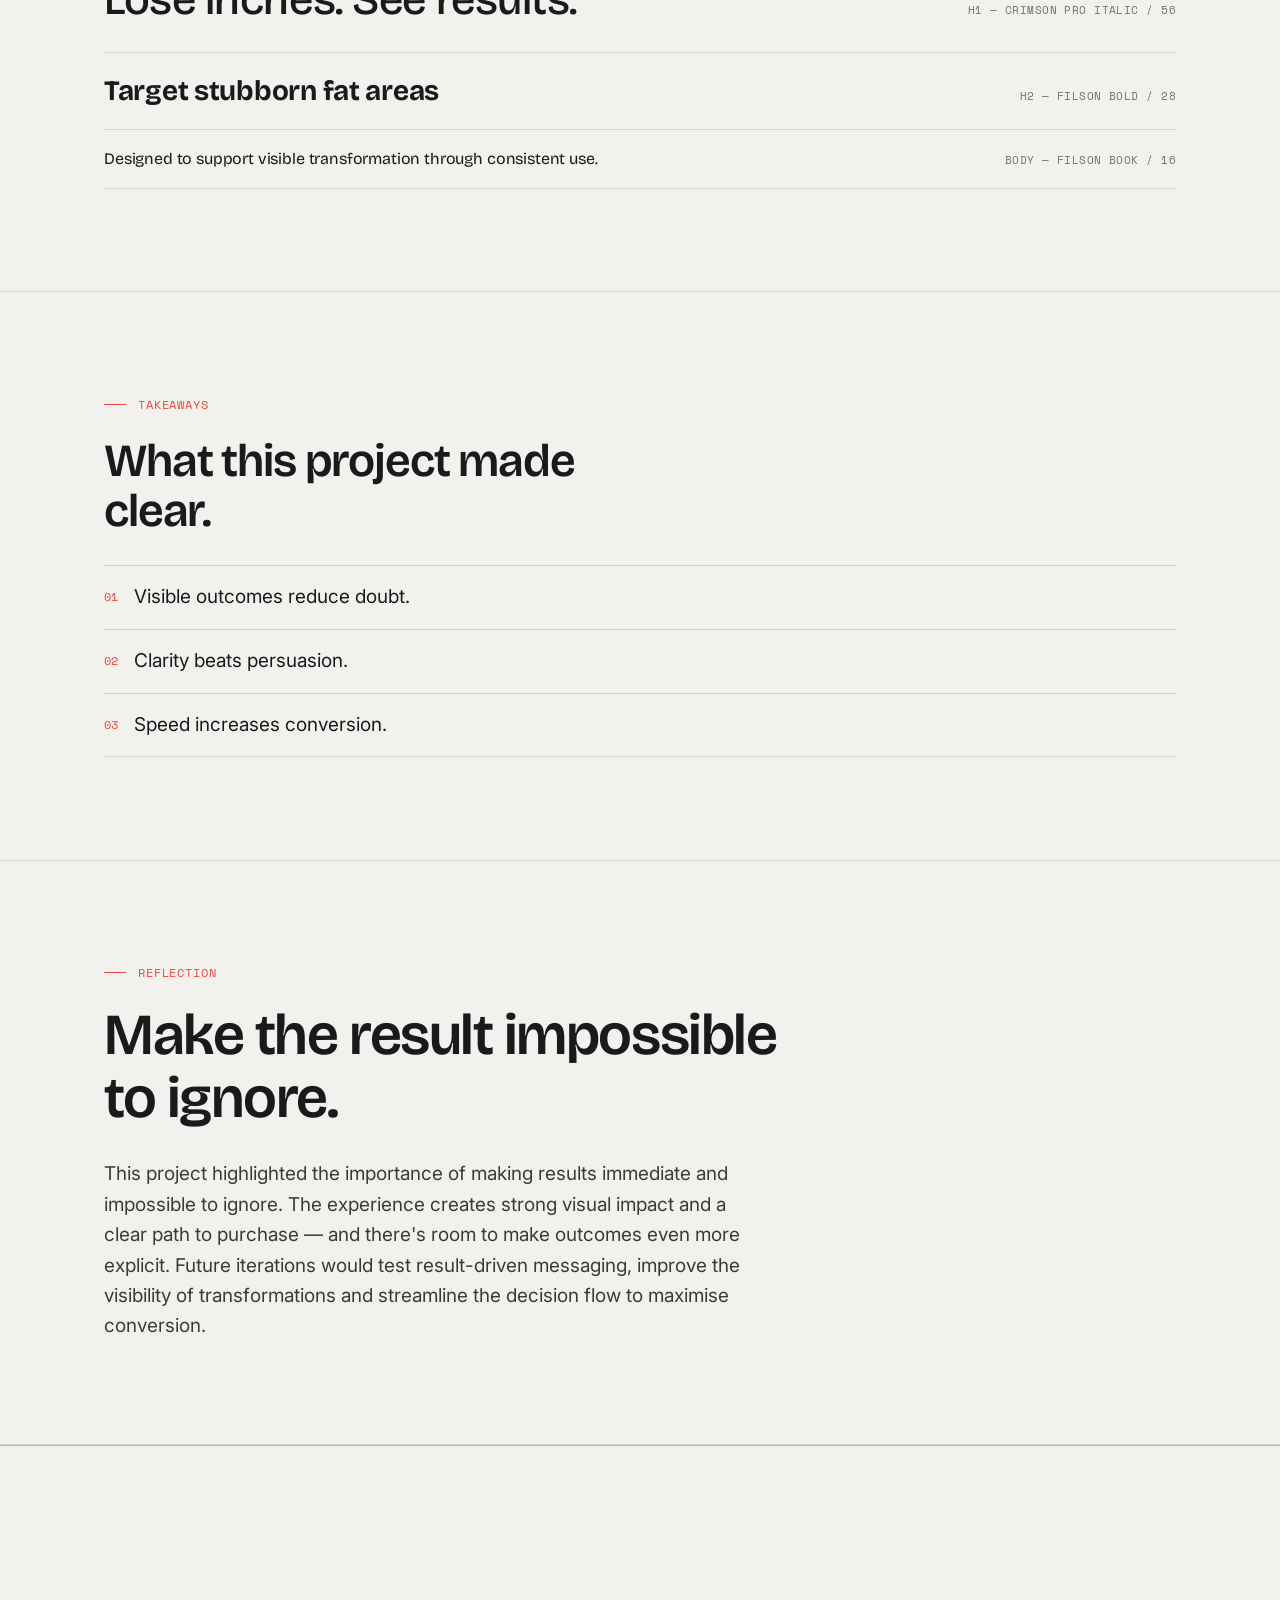
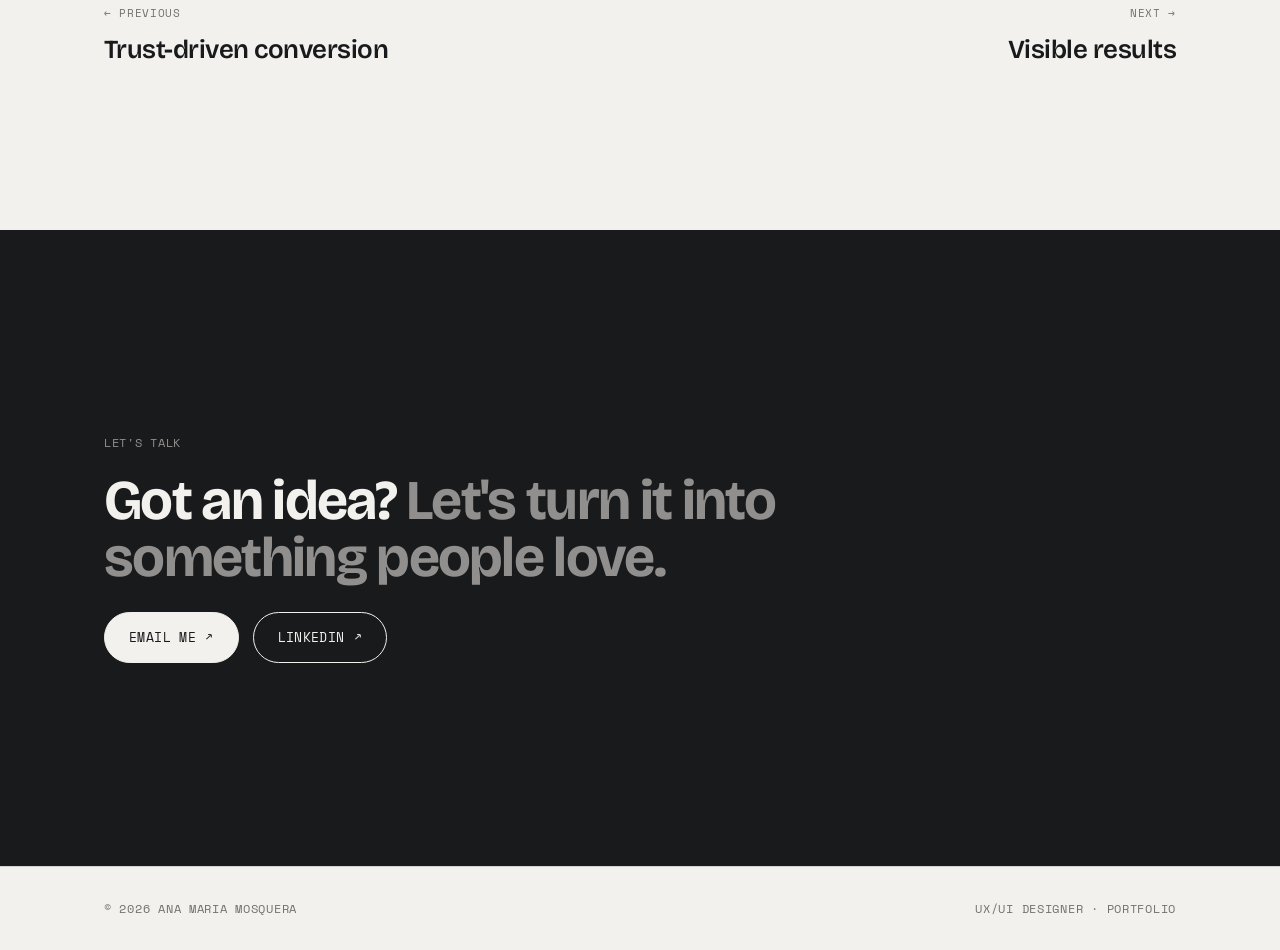
<file: redusculpt.html>
<!DOCTYPE html><html lang="en"><head>
<meta charset="UTF-8" /><meta name="viewport" content="width=device-width, initial-scale=1.0" />
<title>ReduSculpt — Designing for immediate conversion — Ana Mosquera</title>
<meta name="description" content="Turning product expectations into immediate decisions through performance-driven UX." />
<link rel="preconnect" href="https://fonts.googleapis.com" /><link rel="preconnect" href="https://fonts.gstatic.com" crossorigin /><link href="https://fonts.googleapis.com/css2?family=Bricolage+Grotesque:opsz,wght@12..96,400;12..96,500;12..96,600;12..96,700;12..96,800&family=Inter:wght@400;500;600&family=Space+Mono:wght@400;700&display=swap" rel="stylesheet" />
<link rel="stylesheet" href="styles.css" />
</head>
<body data-accent="redusculpt" style="--a:var(--redu-accent)">
<a class="skip" href="#main">Skip to content</a>
<main id="main"><header class="nav"><div class="wrap nav-inner">
    <a class="logo" href="index.html"><span class="back">&larr;&nbsp;</span>Ana Mosquera<span class="dot">.</span></a>
    <nav aria-label="Primary"><ul>
      <li class="hide-sm"><a href="index.html#work">Work</a></li>
      <li class="hide-sm"><a href="index.html#about">About</a></li>
      <li><a class="nav-cta" href="index.html#contact">Get in touch</a></li>
    </ul></nav>
  </div></header><section class="cs-hero"><div class="wrap">
      <div class="cs-eyebrow reveal"><span class="chip">Ecommerce</span><span class="chip">UX/UI</span><span class="chip">Conversion</span><span class="chip">Performance design</span></div>
      <p class="for reveal">Designing for</p>
      <h1 class="reveal">immediate conversion</h1>
      <p class="cs-sub reveal">Turning product expectations into immediate decisions through performance-driven UX.</p>
      <div class="cs-cover reveal"><img src="images/redusculpt.jpg" alt="ReduSculpt — performance ecommerce" />
      </div>
    </div></section><section class="cs-meta"><div class="wrap"><div class="m"><div class="k">Role</div><div class="v">UX/UI design, conversion strategy</div></div><div class="m"><div class="k">Context</div><div class="v">Direct-to-consumer ecommerce</div></div><div class="m"><div class="k">Approach</div><div class="v">UX heuristics, conversion psychology, ecommerce benchmarks</div></div></div></section><section class="cs-sec"><div class="wrap">
      <div class="cs-label reveal">Overview</div>
      <div class="cs-grid narrow">
        <h2 class="stmt lg reveal">Built to sell results, not features.</h2>
        <div class="reveal"><div class="prose big"><p>ReduSculpt is a direct-to-consumer ecommerce experience designed around a simple premise: users aren&#x27;t buying a product — they&#x27;re buying a result.</p><p>The experience focuses on making that result visible, believable and easy to act on — reducing hesitation and guiding users toward fast decisions.</p></div></div>
      </div></div></section><section class="cs-sec"><div class="wrap">
      <div class="cs-label reveal">The challenge</div>
      <div class="cs-grid">
        <h2 class="stmt reveal">Expectation kills conversion.</h2>
        <div class="reveal"><div class="prose"><p>In performance-driven categories, users arrive with high expectations and low patience. They aren&#x27;t exploring — they&#x27;re evaluating.</p><p>Any friction, ambiguity or delay in communicating value increases doubt and drops intent. The challenge was to close the gap between expectation and clarity.</p></div></div>
      </div></div></section><section class="cs-sec"><div class="wrap">
      <div class="cs-label reveal">Approach</div>
      <div class="cs-grid">
        <h2 class="stmt reveal">A system built for fast decisions.</h2>
        <div class="reveal"><div class="prose"><p>Instead of a research-heavy process, the experience was shaped around behavioural patterns common in high-intent ecommerce: fast scanning, emotional triggers and low tolerance for friction.</p><p>Design decisions were guided by how users act under pressure — not how they behave in ideal conditions.</p></div></div>
      </div><ul class="insights reveal" style="margin-top:24px"><li><span class="b">01</span><span>Core assumption: users scan before they commit.</span></li></ul></div></section><section class="cs-sec"><div class="wrap"><div class="cs-label reveal">Design decisions focused on conversion</div><h2 class="stmt reveal">Make the result obvious. Make the decision easy.</h2><div class="cards reveal"><div class="card"><div class="n">01</div><h4>Make results the entry point</h4><p>Users don&#x27;t need explanations first — they need proof. Outcomes come before product detail.</p></div><div class="card"><div class="n">02</div><h4>Control attention, not just layout</h4><p>Hierarchy directs focus toward what matters: results, benefits and action.</p></div><div class="card"><div class="n">03</div><h4>Remove anything that slows the decision</h4><p>Every extra step or distraction adds hesitation. The flow is reduced to what drives action.</p></div></div></div></section><section class="cs-sec"><div class="wrap"><div class="cs-label reveal">Visual system — colour</div>
      <div class="cs-grid" style="margin-bottom:40px"><h2 class="stmt reveal">A palette built for contrast and action.</h2><div class="reveal"><div class="prose"><p>The colour system creates strong visual contrast and guides attention toward key conversion points. Primary tones provide structure and readability; accent colours highlight results, benefits and calls to action.</p><p>Rather than subtlety, the palette prioritises visibility, urgency and clarity to support fast decision-making.</p></div></div></div>
      <div class="swatches reveal"><div class="swatch"><div class="chip" style="background:#0F0F10"></div><div class="meta"><div class="hex">#0F0F10</div><div class="nm">Near-black</div></div></div><div class="swatch"><div class="chip" style="background:#2A2A2E"></div><div class="meta"><div class="hex">#2A2A2E</div><div class="nm">Ink</div><div class="wcag">AAA 15+</div></div></div><div class="swatch"><div class="chip" style="background:#FF605F"></div><div class="meta"><div class="hex">#FF605F</div><div class="nm">Signal red</div></div></div><div class="swatch"><div class="chip" style="background:#FFF7F7"></div><div class="meta"><div class="hex">#FFF7F7</div><div class="nm">Blush tint</div></div></div><div class="swatch"><div class="chip" style="background:#FFFFFF"></div><div class="meta"><div class="hex">#FFFFFF</div><div class="nm">White</div></div></div></div></div></section><section class="cs-sec"><div class="wrap"><div class="cs-label reveal">Visual system — type</div>
      <div class="cs-grid" style="margin-bottom:32px"><h2 class="stmt reveal">A typographic system designed for clarity and impact.</h2><div class="reveal"><div class="prose"><p>The type system communicates results quickly and clearly. Display typography creates strong, attention-grabbing headlines while the body face keeps benefits and product information easy to scan and reinforces key messages at every stage.</p></div></div></div>
      <div class="typewrap reveal"><div class="typecard"><div class="role">Display</div><p class="sample">See results fast.</p><div class="fam">Crimson Pro — ExtraLight Italic</div><p>Used for high-impact headlines that emphasise results and create immediate visual engagement.</p></div><div class="typecard"><div class="role">Body</div><p class="sample">Visible change</p><div class="fam">Filson Pro</div><p>Chosen for high readability across benefits, product descriptions and supporting information.</p></div></div><div class="typescale reveal"><div class="r"><div class="s" style="font-family:var(--display);font-weight:500;font-size:clamp(26px,4vw,44px)">Lose inches. See results.</div><div class="t">H1 — Crimson Pro Italic / 56</div></div><div class="r"><div class="s" style="font-family:var(--display);font-weight:700;font-size:clamp(20px,2.6vw,28px)">Target stubborn fat areas</div><div class="t">H2 — Filson Bold / 28</div></div><div class="r"><div class="s" style="font-family:var(--display);font-weight:400;font-size:16px">Designed to support visible transformation through consistent use.</div><div class="t">Body — Filson Book / 16</div></div></div></div></section><section class="cs-sec"><div class="wrap"><div class="cs-label reveal">Takeaways</div><h2 class="stmt reveal">What this project made clear.</h2><ul class="insights reveal"><li><span class="b">01</span><span>Visible outcomes reduce doubt.</span></li><li><span class="b">02</span><span>Clarity beats persuasion.</span></li><li><span class="b">03</span><span>Speed increases conversion.</span></li></ul></div></section><section class="cs-sec"><div class="wrap">
      <div class="cs-label reveal">Reflection</div>
      <h2 class="stmt lg reveal">Make the result impossible to ignore.</h2>
      <div class="reveal" style="max-width:62ch"><div class="prose big"><p>This project highlighted the importance of making results immediate and impossible to ignore. The experience creates strong visual impact and a clear path to purchase — and there&#x27;s room to make outcomes even more explicit. Future iterations would test result-driven messaging, improve the visibility of transformations and streamline the decision flow to maximise conversion.</p></div></div>
    </div></section><section class="pager"><div class="wrap">
      <a class="prev" href="hairdna.html"><span class="k">&larr; Previous</span><span class="t">Trust-driven conversion</span></a>
      <a class="next" href="illuskin.html"><span class="k">Next &rarr;</span><span class="t">Visible results</span></a>
    </div></section><section class="cs-cta"><div class="wrap">
      <div class="mono" style="margin-bottom:20px;color:rgba(242,241,237,.55)">Let's talk</div>
      <h2>Got an idea? <span>Let's turn it into something people love.</span></h2>
      <div class="actions">
        <a class="btn primary" href="mailto:anama.mos99@gmail.com">Email me <span class="arr">&#8599;</span></a>
        <a class="btn" href="https://www.linkedin.com/in/ana-mosquera1719/" target="_blank" rel="noopener">LinkedIn <span class="arr">&#8599;</span></a>
      </div>
    </div></section><footer class="foot"><div class="wrap foot-inner">
      <p class="mono">&copy; <span id="yr"></span> Ana Maria Mosquera</p>
      <p class="mono">UX/UI Designer &middot; Portfolio</p>
    </div></footer>
    <script>
      document.getElementById('yr').textContent=new Date().getFullYear();
      (function(){var els=document.querySelectorAll('.reveal');
       if(!('IntersectionObserver' in window)){els.forEach(function(e){e.classList.add('in');});return;}
       var io=new IntersectionObserver(function(en){en.forEach(function(e){if(e.isIntersecting){e.target.classList.add('in');io.unobserve(e.target);}});},{threshold:.1,rootMargin:'0px 0px -6% 0px'});
       els.forEach(function(e){io.observe(e);});})();
    </script></main>
</body></html>
</file>
<file: styles.css>
/* ============================================================
   Ana Mosquera — Portfolio design system (shared across pages)
   ============================================================ */
:root{
  --ink:#191A1C;
  --paper:#F2F1ED;
  --paper-2:#EAE8E2;
  --muted:#71716E;
  --line:rgba(25,26,28,.14);
  --line-strong:rgba(25,26,28,.28);
  --focus:#3B36E0;

  /* per-project accents — the work brings the colour */
  --focus-accent:#4A44E0;
  --hair-accent:#B4822F;
  --redu-accent:#EE463E;
  --illu-accent:#EC5E77;
  --bank-accent:#155E63;

  --display:'Bricolage Grotesque', system-ui, sans-serif;
  --body:'Inter', system-ui, sans-serif;
  --mono:'Space Mono', ui-monospace, monospace;

  --maxw:1200px;
  --pad:clamp(20px,5vw,64px);

  /* default page accent, overridden per case study on <body data-accent> */
  --a:var(--focus-accent);
}

*{box-sizing:border-box;}
html{scroll-behavior:smooth;}
@media (prefers-reduced-motion: reduce){ html{scroll-behavior:auto;} }

body{
  margin:0;
  background:var(--paper);
  color:var(--ink);
  font-family:var(--body);
  font-size:17px;
  line-height:1.6;
  -webkit-font-smoothing:antialiased;
  text-rendering:optimizeLegibility;
}
a{color:inherit;text-decoration:none;}
img{max-width:100%;display:block;}
::selection{background:var(--ink);color:var(--paper);}

.skip{
  position:absolute;left:-999px;top:0;background:var(--ink);color:var(--paper);
  padding:12px 18px;z-index:1000;border-radius:0 0 8px 0;font-family:var(--mono);font-size:13px;
}
.skip:focus{left:0;}
:focus-visible{outline:2.5px solid var(--focus);outline-offset:3px;}

.wrap{max-width:var(--maxw);margin:0 auto;padding-left:var(--pad);padding-right:var(--pad);}
.mono{font-family:var(--mono);font-size:12px;letter-spacing:.06em;text-transform:uppercase;color:var(--muted);}

/* ---------- NAV ---------- */
header.nav{
  position:sticky;top:0;z-index:100;
  background:color-mix(in srgb, var(--paper) 86%, transparent);
  backdrop-filter:saturate(140%) blur(10px);
  border-bottom:1px solid var(--line);
}
.nav-inner{display:flex;align-items:center;justify-content:space-between;height:64px;}
.logo{font-family:var(--display);font-weight:700;font-size:19px;letter-spacing:-.01em;display:flex;align-items:center;gap:2px;}
.logo .dot{color:var(--redu-accent);}
.logo .back{font-family:var(--mono);font-size:12px;color:var(--muted);text-transform:uppercase;letter-spacing:.05em;font-weight:400;margin-right:4px;}
nav ul{display:flex;gap:28px;list-style:none;margin:0;padding:0;align-items:center;}
nav a{font-size:14px;color:var(--muted);transition:color .18s ease;}
nav a:hover{color:var(--ink);}
.nav-cta{
  font-family:var(--mono);font-size:12px;letter-spacing:.04em;text-transform:uppercase;
  border:1px solid var(--ink);padding:9px 16px;border-radius:100px;color:var(--ink);
  transition:background .18s ease,color .18s ease;
}
.nav-cta:hover{background:var(--ink);color:var(--paper);}
@media (max-width:760px){ nav ul li.hide-sm{display:none;} }

/* ---------- BUTTONS ---------- */
.btn{
  font-family:var(--mono);font-size:13px;letter-spacing:.03em;text-transform:uppercase;
  padding:14px 24px;border-radius:100px;border:1px solid var(--ink);display:inline-flex;gap:9px;align-items:center;
  transition:transform .16s ease,background .18s ease,color .18s ease;
}
.btn.primary{background:var(--ink);color:var(--paper);}
.btn.primary:hover{transform:translateY(-2px);}
.btn.ghost:hover{background:var(--ink);color:var(--paper);transform:translateY(-2px);}
.btn .arr{transition:transform .18s ease;}
.btn:hover .arr{transform:translate(3px,-3px);}

/* ---------- SECTION SCAFFOLD ---------- */
section{padding:clamp(64px,9vw,120px) 0;}
.sec-head{display:flex;align-items:baseline;gap:18px;margin-bottom:clamp(36px,5vw,60px);}
.sec-head .idx{font-family:var(--mono);font-size:13px;color:var(--muted);}
.sec-head h2{font-family:var(--display);font-weight:600;font-size:clamp(26px,3.4vw,40px);letter-spacing:-.02em;margin:0;line-height:1;}

/* ---------- FOOTER ---------- */
footer.foot{border-top:1px solid var(--line);padding:32px 0;}
.foot-inner{display:flex;justify-content:space-between;flex-wrap:wrap;gap:16px;align-items:center;}
.foot-inner .mono{margin:0;}

/* ---------- REVEAL ---------- */
.reveal{opacity:0;transform:translateY(22px);transition:opacity .7s ease,transform .7s cubic-bezier(.2,.7,.2,1);}
.reveal.in{opacity:1;transform:none;}
@media (prefers-reduced-motion: reduce){
  .reveal{opacity:1;transform:none;transition:none;}
  .rot{transition:none;}
}

/* ============================================================
   HOME PAGE
   ============================================================ */
.hero{padding:clamp(56px,11vw,132px) 0 clamp(40px,7vw,72px);border-bottom:1px solid var(--line);}
.hero .eyebrow{margin-bottom:30px;display:flex;gap:16px;flex-wrap:wrap;align-items:center;}
.chip{
  font-family:var(--mono);font-size:11.5px;letter-spacing:.08em;text-transform:uppercase;color:var(--muted);
  border:1px solid var(--line);padding:5px 11px;border-radius:100px;
}
.hero h1{
  font-family:var(--display);font-weight:700;
  font-size:clamp(44px,8.2vw,104px);
  line-height:.98;letter-spacing:-.035em;margin:0;max-width:14ch;
}
.hero h1 .for{display:block;color:var(--muted);font-weight:500;font-size:.5em;letter-spacing:-.01em;margin-bottom:.15em;}
.rot{
  display:inline-block;position:relative;color:var(--ink);
  border-bottom:.09em solid var(--rot,var(--focus-accent));
  transition:color .3s ease,border-color .3s ease;min-height:1em;
}
.hero .lede{margin:clamp(28px,4vw,44px) 0 0;max-width:46ch;font-size:clamp(18px,2.2vw,22px);line-height:1.5;color:#33342f;}
.hero .lede strong{font-weight:600;color:var(--ink);}
.hero-actions{display:flex;gap:16px;flex-wrap:wrap;margin-top:36px;}

#about{border-bottom:1px solid var(--line);}
.about-grid{display:grid;grid-template-columns:1.35fr 1fr;gap:clamp(40px,6vw,80px);align-items:start;}
.about-lead{font-family:var(--display);font-weight:500;font-size:clamp(23px,2.9vw,32px);line-height:1.28;letter-spacing:-.015em;margin:0 0 26px;}
.about-body p{color:#3a3b36;margin:0 0 18px;max-width:56ch;}
.about-side{border-top:1px solid var(--line-strong);padding-top:24px;}
.about-side .row{padding:16px 0;border-bottom:1px solid var(--line);}
.about-side .row:last-child{border-bottom:0;}
.about-side .row .k{font-family:var(--mono);font-size:11.5px;letter-spacing:.06em;text-transform:uppercase;color:var(--muted);margin-bottom:8px;}
.about-side .row .v{font-size:15px;line-height:1.5;}
.about-side .tags{display:flex;flex-wrap:wrap;gap:8px;}
.about-side .tags span{border:1px solid var(--line-strong);border-radius:100px;padding:5px 12px;font-size:13px;}
@media (max-width:820px){ .about-grid{grid-template-columns:1fr;} }

.case{
  --a:var(--focus-accent);
  display:grid;grid-template-columns:1fr 1fr;gap:clamp(28px,4vw,56px);align-items:center;
  padding:clamp(44px,6vw,72px) 0;border-top:1px solid var(--line);
}
.case:first-of-type{border-top:1px solid var(--line-strong);}
.case-link{display:contents;color:inherit;}
.case .canvas{
  order:2;position:relative;aspect-ratio:4/3;border-radius:14px;overflow:hidden;border:1px solid var(--line);
  background:
    radial-gradient(120% 120% at 15% 12%, color-mix(in srgb,var(--a) 42%, #fff) 0%, transparent 55%),
    radial-gradient(120% 120% at 90% 88%, color-mix(in srgb,var(--a) 78%, #000 6%) 0%, color-mix(in srgb,var(--a) 90%, #000 30%) 100%);
  display:flex;flex-direction:column;justify-content:flex-end;padding:26px;
  transition:transform .35s cubic-bezier(.2,.7,.2,1),box-shadow .35s ease;will-change:transform;
}
.case:hover .canvas{transform:translateY(-6px);box-shadow:0 24px 50px -24px color-mix(in srgb,var(--a) 60%, #000 20%);}
.case .canvas .brandmark{
  font-family:var(--display);font-weight:800;letter-spacing:-.03em;line-height:.94;
  font-size:clamp(30px,4.6vw,52px);color:#fff;text-shadow:0 2px 30px rgba(0,0,0,.18);
}
.case .canvas .brandmark small{display:block;font-weight:500;font-size:.32em;letter-spacing:.02em;opacity:.9;margin-top:.5em;font-family:var(--mono);text-transform:uppercase;}
.case .canvas .imgnote{
  position:absolute;top:16px;left:16px;font-family:var(--mono);font-size:10.5px;letter-spacing:.04em;
  color:rgba(255,255,255,.82);background:rgba(0,0,0,.16);padding:5px 9px;border-radius:6px;
}
.case .canvas img{position:absolute;inset:0;width:100%;height:100%;object-fit:cover;}
.case .body{order:1;}
.case .caseidx{font-family:var(--mono);font-size:13px;color:var(--a);margin-bottom:16px;display:flex;gap:12px;align-items:center;}
.case .caseidx::after{content:"";flex:1;height:1px;background:var(--line);}
.case h3{font-family:var(--display);font-weight:700;font-size:clamp(26px,3.6vw,38px);letter-spacing:-.025em;line-height:1.02;margin:0 0 10px;}
.case .sub{font-size:clamp(16px,1.8vw,18.5px);color:#3a3b36;margin:0 0 24px;max-width:42ch;}
.case .spec{display:grid;grid-template-columns:auto 1fr;gap:8px 20px;margin:0 0 22px;padding:18px 0;border-top:1px solid var(--line);border-bottom:1px solid var(--line);}
.case .spec dt{font-family:var(--mono);font-size:11px;letter-spacing:.06em;text-transform:uppercase;color:var(--muted);padding-top:2px;}
.case .spec dd{margin:0;font-size:14.5px;line-height:1.45;}
.case .summary{color:#3a3b36;margin:0 0 22px;max-width:48ch;}
.case .tags{display:flex;flex-wrap:wrap;gap:8px;margin-bottom:20px;}
.case .tags span{font-family:var(--mono);font-size:11px;letter-spacing:.03em;text-transform:uppercase;color:var(--muted);border:1px solid var(--line);border-radius:100px;padding:5px 11px;}
.case .readmore{font-family:var(--mono);font-size:12.5px;letter-spacing:.05em;text-transform:uppercase;color:var(--a);display:inline-flex;gap:8px;align-items:center;font-weight:700;}
.case .readmore .arr{transition:transform .18s ease;}
.case:hover .readmore .arr{transform:translateX(4px);}
.case:nth-child(even) .canvas{order:1;}
.case:nth-child(even) .body{order:2;}
@media (max-width:860px){
  .case, .case:nth-child(even){grid-template-columns:1fr;}
  .case .canvas, .case:nth-child(even) .canvas{order:1;}
  .case .body, .case:nth-child(even) .body{order:2;}
}

#brands{background:var(--ink);color:var(--paper);}
#brands .sec-head h2{color:var(--paper);}
#brands .sec-head .idx{color:rgba(242,241,237,.55);}
.brandline{display:flex;flex-wrap:wrap;gap:clamp(28px,5vw,64px);align-items:center;padding-top:8px;}
.brandline .bm{font-family:var(--display);font-weight:700;font-size:clamp(22px,3vw,34px);letter-spacing:-.02em;color:rgba(242,241,237,.62);transition:color .2s ease;}
.brandline .bm:hover{color:var(--paper);}
#brands .foot{margin-top:44px;font-size:15px;color:rgba(242,241,237,.6);max-width:60ch;}

#contact{border-top:1px solid var(--line);}
.contact-grid{display:grid;grid-template-columns:1.4fr 1fr;gap:clamp(36px,6vw,72px);align-items:end;}
.contact-grid h2{font-family:var(--display);font-weight:700;font-size:clamp(34px,6vw,72px);letter-spacing:-.03em;line-height:1;margin:0;}
.contact-grid h2 span{color:var(--muted);}
.contact-links{display:flex;flex-direction:column;gap:2px;}
.contact-links a{
  display:flex;justify-content:space-between;align-items:center;gap:20px;
  padding:20px 0;border-top:1px solid var(--line-strong);font-size:clamp(17px,2vw,20px);font-weight:500;transition:padding .18s ease;
}
.contact-links a:last-child{border-bottom:1px solid var(--line-strong);}
.contact-links a .m{font-family:var(--mono);font-size:11px;letter-spacing:.06em;text-transform:uppercase;color:var(--muted);}
.contact-links a .arr{transition:transform .18s ease;color:var(--muted);}
.contact-links a:hover{padding-left:8px;}
.contact-links a:hover .arr{transform:translate(4px,-4px);color:var(--ink);}
@media (max-width:820px){ .contact-grid{grid-template-columns:1fr;align-items:start;} }

/* ============================================================
   CASE STUDY PAGES
   ============================================================ */
.cs-hero{padding:clamp(40px,7vw,84px) 0 clamp(36px,5vw,64px);border-bottom:1px solid var(--line);}
.cs-eyebrow{display:flex;gap:10px;flex-wrap:wrap;margin-bottom:26px;}
.cs-eyebrow .chip{border-color:color-mix(in srgb,var(--a) 40%, var(--line));color:color-mix(in srgb,var(--a) 70%, var(--ink));}
.cs-hero .for{font-family:var(--display);font-weight:500;color:var(--muted);font-size:clamp(18px,2.4vw,24px);letter-spacing:-.01em;margin:0 0 6px;}
.cs-hero h1{font-family:var(--display);font-weight:700;font-size:clamp(40px,6.6vw,84px);line-height:1;letter-spacing:-.035em;margin:0;max-width:16ch;}
.cs-hero .cs-sub{margin:clamp(22px,3vw,32px) 0 0;max-width:52ch;font-size:clamp(18px,2vw,21px);line-height:1.5;color:#33342f;}

.cs-cover{
  margin-top:clamp(36px,5vw,56px);position:relative;aspect-ratio:16/8;border-radius:16px;overflow:hidden;border:1px solid var(--line);
  background:
    radial-gradient(90% 130% at 12% 10%, color-mix(in srgb,var(--a) 44%, #fff) 0%, transparent 55%),
    radial-gradient(120% 140% at 88% 92%, color-mix(in srgb,var(--a) 80%, #000 6%) 0%, color-mix(in srgb,var(--a) 92%, #000 34%) 100%);
  display:flex;align-items:flex-end;padding:clamp(24px,4vw,44px);
}
.cs-cover .brandmark{font-family:var(--display);font-weight:800;letter-spacing:-.03em;line-height:.92;font-size:clamp(34px,6vw,72px);color:#fff;text-shadow:0 2px 34px rgba(0,0,0,.2);}
.cs-cover .brandmark small{display:block;font-family:var(--mono);font-weight:500;font-size:.28em;letter-spacing:.04em;text-transform:uppercase;opacity:.9;margin-top:.6em;}
.cs-cover .imgnote{position:absolute;top:18px;left:18px;font-family:var(--mono);font-size:10.5px;letter-spacing:.04em;color:rgba(255,255,255,.82);background:rgba(0,0,0,.18);padding:6px 10px;border-radius:6px;}
.cs-cover img{position:absolute;inset:0;width:100%;height:100%;object-fit:cover;}

/* meta bar */
.cs-meta{border-bottom:1px solid var(--line);}
.cs-meta .wrap{display:grid;grid-template-columns:repeat(3,1fr);gap:clamp(20px,4vw,48px);padding-top:clamp(28px,4vw,40px);padding-bottom:clamp(28px,4vw,40px);}
.cs-meta .m{}
.cs-meta .m .k{font-family:var(--mono);font-size:11px;letter-spacing:.07em;text-transform:uppercase;color:var(--muted);margin-bottom:8px;}
.cs-meta .m .v{font-size:15.5px;line-height:1.45;}
@media (max-width:700px){ .cs-meta .wrap{grid-template-columns:1fr;gap:22px;} }

/* generic content section */
.cs-sec{padding:clamp(56px,8vw,104px) 0;border-bottom:1px solid var(--line);}
.cs-sec:last-of-type{border-bottom:0;}
.cs-label{font-family:var(--mono);font-size:12px;letter-spacing:.07em;text-transform:uppercase;color:var(--a);margin-bottom:22px;display:flex;gap:12px;align-items:center;}
.cs-label::before{content:"";width:22px;height:1px;background:var(--a);display:inline-block;}
.stmt{font-family:var(--display);font-weight:600;font-size:clamp(26px,4vw,46px);line-height:1.08;letter-spacing:-.025em;margin:0 0 clamp(20px,3vw,30px);max-width:20ch;}
.stmt.lg{font-size:clamp(30px,5vw,58px);}
.cs-grid{display:grid;grid-template-columns:1fr 1fr;gap:clamp(28px,5vw,64px);align-items:start;}
.cs-grid.narrow{grid-template-columns:1.2fr 1fr;}
.prose{color:#3a3b36;max-width:58ch;}
.prose p{margin:0 0 18px;}
.prose p:last-child{margin-bottom:0;}
.prose.big p{font-size:clamp(17px,1.8vw,19px);}
@media (max-width:820px){ .cs-grid,.cs-grid.narrow{grid-template-columns:1fr;} }

/* principle / decision cards */
.cards{display:grid;grid-template-columns:repeat(auto-fit,minmax(230px,1fr));gap:1px;background:var(--line);border:1px solid var(--line);border-radius:14px;overflow:hidden;margin-top:8px;}
.cards .card{background:var(--paper);padding:clamp(22px,3vw,30px);}
.cards .card .n{font-family:var(--mono);font-size:12px;color:var(--a);margin-bottom:14px;}
.cards .card h4{font-family:var(--display);font-weight:600;font-size:clamp(18px,2vw,21px);letter-spacing:-.01em;margin:0 0 8px;line-height:1.15;}
.cards .card p{margin:0;font-size:14.5px;color:#3a3b36;line-height:1.5;}

/* bullet insight list */
.insights{list-style:none;margin:0;padding:0;}
.insights li{display:flex;gap:16px;padding:18px 0;border-top:1px solid var(--line);font-size:clamp(16px,1.9vw,19px);line-height:1.4;}
.insights li:last-child{border-bottom:1px solid var(--line);}
.insights li .b{font-family:var(--mono);font-size:12px;color:var(--a);padding-top:5px;flex-shrink:0;}

/* research callout */
.callout{border-left:3px solid var(--a);padding:6px 0 6px 26px;margin:8px 0;}
.callout .k{font-family:var(--mono);font-size:11px;letter-spacing:.07em;text-transform:uppercase;color:var(--muted);margin-bottom:10px;}
.callout .q{font-family:var(--display);font-weight:600;font-size:clamp(22px,3vw,32px);line-height:1.15;letter-spacing:-.02em;margin:0;}

/* methods / steps chips */
.flow{display:flex;flex-wrap:wrap;gap:10px;align-items:center;margin-top:8px;}
.flow .step{font-family:var(--mono);font-size:12.5px;letter-spacing:.03em;text-transform:uppercase;border:1px solid var(--a);color:color-mix(in srgb,var(--a) 78%, var(--ink));padding:9px 15px;border-radius:100px;}
.flow .to{color:var(--muted);font-family:var(--mono);}

/* metric row */
.metrics{display:grid;grid-template-columns:repeat(auto-fit,minmax(150px,1fr));gap:clamp(20px,3vw,40px);}
.metrics .met .num{font-family:var(--display);font-weight:700;font-size:clamp(30px,4vw,48px);letter-spacing:-.02em;line-height:1;color:var(--a);}
.metrics .met .lab{font-size:14px;color:#3a3b36;margin-top:10px;line-height:1.4;}

/* ---------- visual system: colours ---------- */
.swatches{display:grid;grid-template-columns:repeat(auto-fill,minmax(150px,1fr));gap:14px;}
.swatch{border:1px solid var(--line);border-radius:12px;overflow:hidden;}
.swatch .chip{height:90px;border:0;border-radius:0;padding:0;}
.swatch .meta{padding:12px 14px;}
.swatch .meta .hex{font-family:var(--mono);font-size:13px;letter-spacing:.02em;}
.swatch .meta .nm{font-size:12px;color:var(--muted);margin-top:4px;}
.swatch .meta .wcag{font-family:var(--mono);font-size:10.5px;color:var(--a);margin-top:6px;letter-spacing:.03em;}

/* ---------- visual system: type ---------- */
.typewrap{display:grid;grid-template-columns:1fr 1fr;gap:20px;}
.typecard{border:1px solid var(--line);border-radius:14px;padding:clamp(22px,3vw,30px);}
.typecard .role{font-family:var(--mono);font-size:11px;letter-spacing:.06em;text-transform:uppercase;color:var(--muted);margin-bottom:14px;}
.typecard .sample{font-size:clamp(40px,5vw,64px);line-height:1;letter-spacing:-.02em;margin:0 0 8px;}
.typecard .fam{font-size:15px;font-weight:600;margin-bottom:6px;}
.typecard p{margin:0;font-size:14px;color:#3a3b36;line-height:1.5;}
.typescale{margin-top:22px;border-top:1px solid var(--line);}
.typescale .r{display:flex;justify-content:space-between;align-items:baseline;gap:20px;padding:16px 0;border-bottom:1px solid var(--line);}
.typescale .r .s{letter-spacing:-.01em;}
.typescale .r .t{font-family:var(--mono);font-size:11px;color:var(--muted);text-transform:uppercase;letter-spacing:.04em;flex-shrink:0;text-align:right;}
@media (max-width:700px){ .typewrap{grid-template-columns:1fr;} }

/* ---------- pager (prev / next project) ---------- */
.pager{border-top:1px solid var(--line-strong);}
.pager .wrap{display:flex;justify-content:space-between;gap:20px;padding-top:clamp(30px,4vw,44px);padding-bottom:clamp(30px,4vw,44px);flex-wrap:wrap;}
.pager a{display:flex;flex-direction:column;gap:6px;}
.pager a.next{align-items:flex-end;text-align:right;margin-left:auto;}
.pager a .k{font-family:var(--mono);font-size:11px;letter-spacing:.06em;text-transform:uppercase;color:var(--muted);}
.pager a .t{font-family:var(--display);font-weight:600;font-size:clamp(18px,2.4vw,26px);letter-spacing:-.02em;transition:color .18s ease;}
.pager a:hover .t{color:var(--a);}

/* case study CTA */
.cs-cta{background:var(--ink);color:var(--paper);}
.cs-cta .wrap{padding-top:clamp(56px,7vw,88px);padding-bottom:clamp(56px,7vw,88px);}
.cs-cta h2{font-family:var(--display);font-weight:700;font-size:clamp(30px,4.6vw,56px);letter-spacing:-.03em;line-height:1.02;margin:0 0 26px;max-width:20ch;}
.cs-cta h2 span{color:rgba(242,241,237,.55);}
.cs-cta .btn{border-color:var(--paper);color:var(--paper);}
.cs-cta .btn.primary{background:var(--paper);color:var(--ink);}
.cs-cta .actions{display:flex;gap:14px;flex-wrap:wrap;}
</file>
